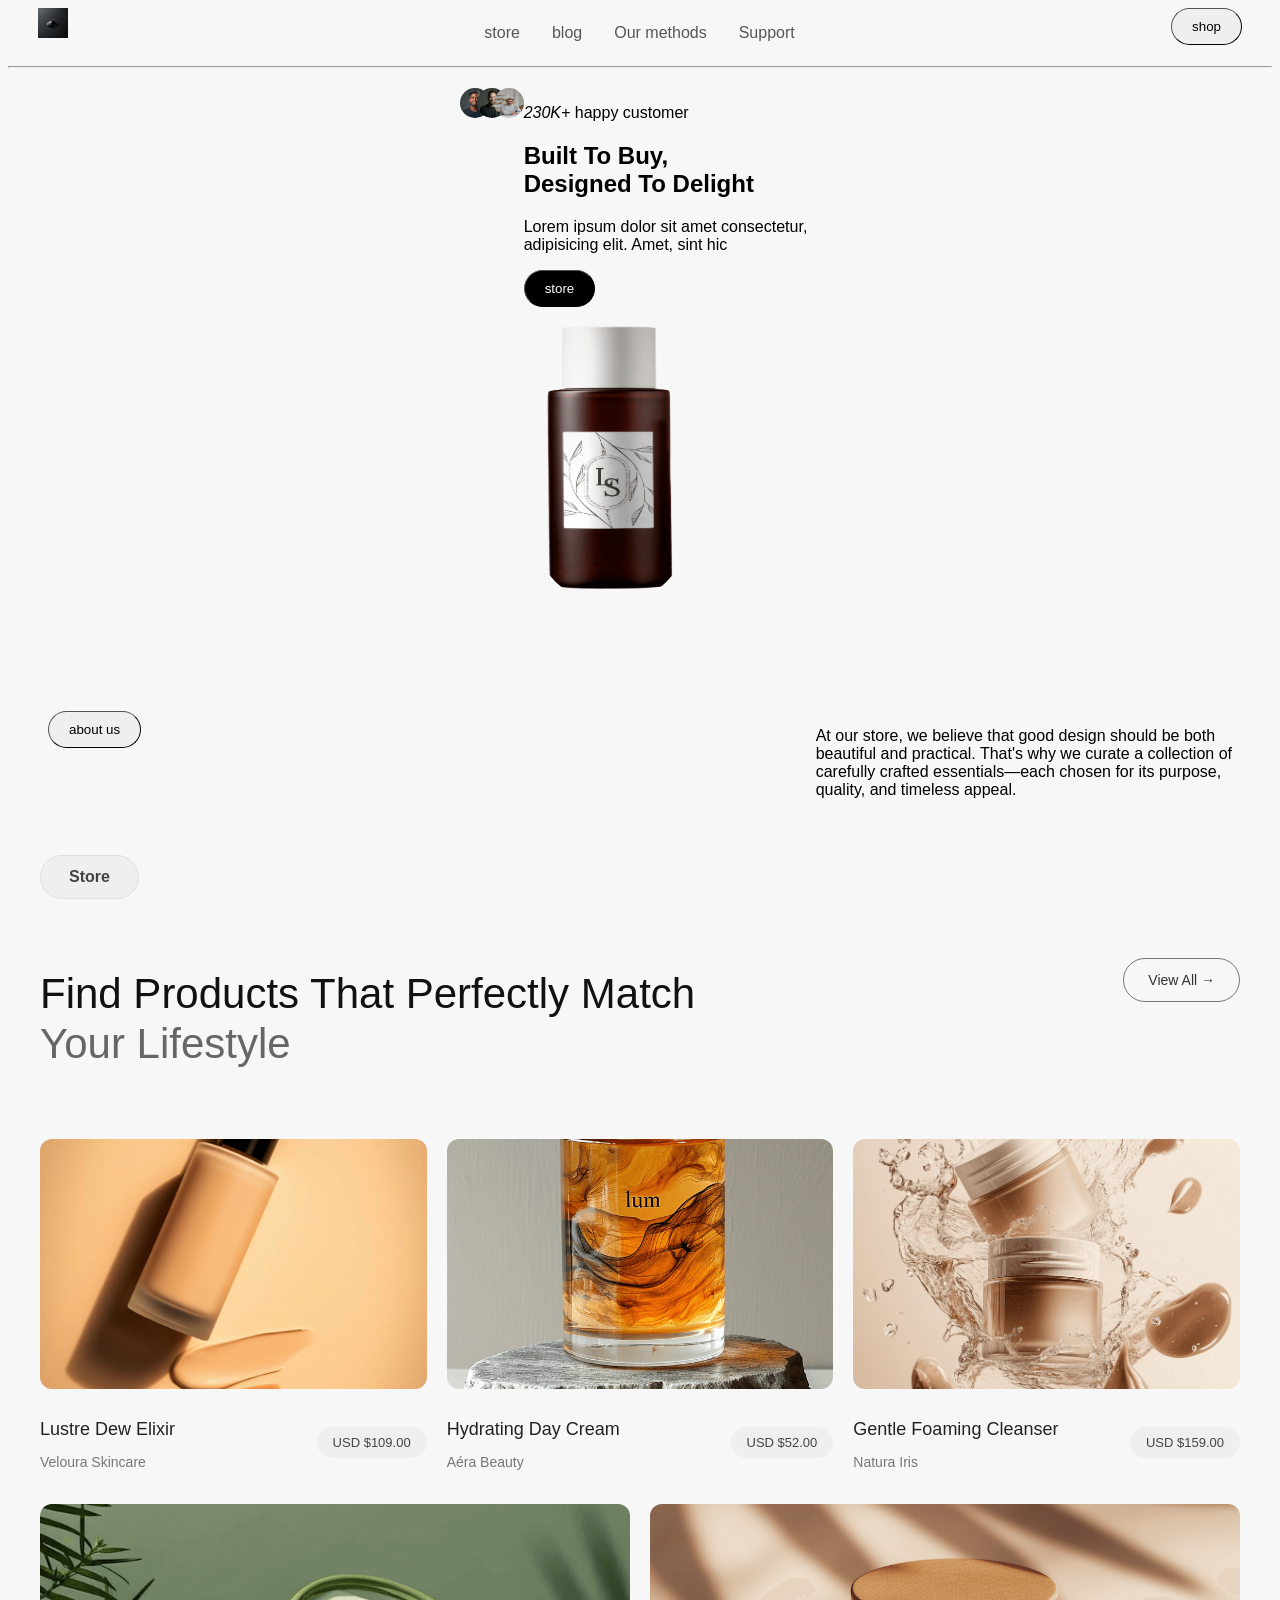
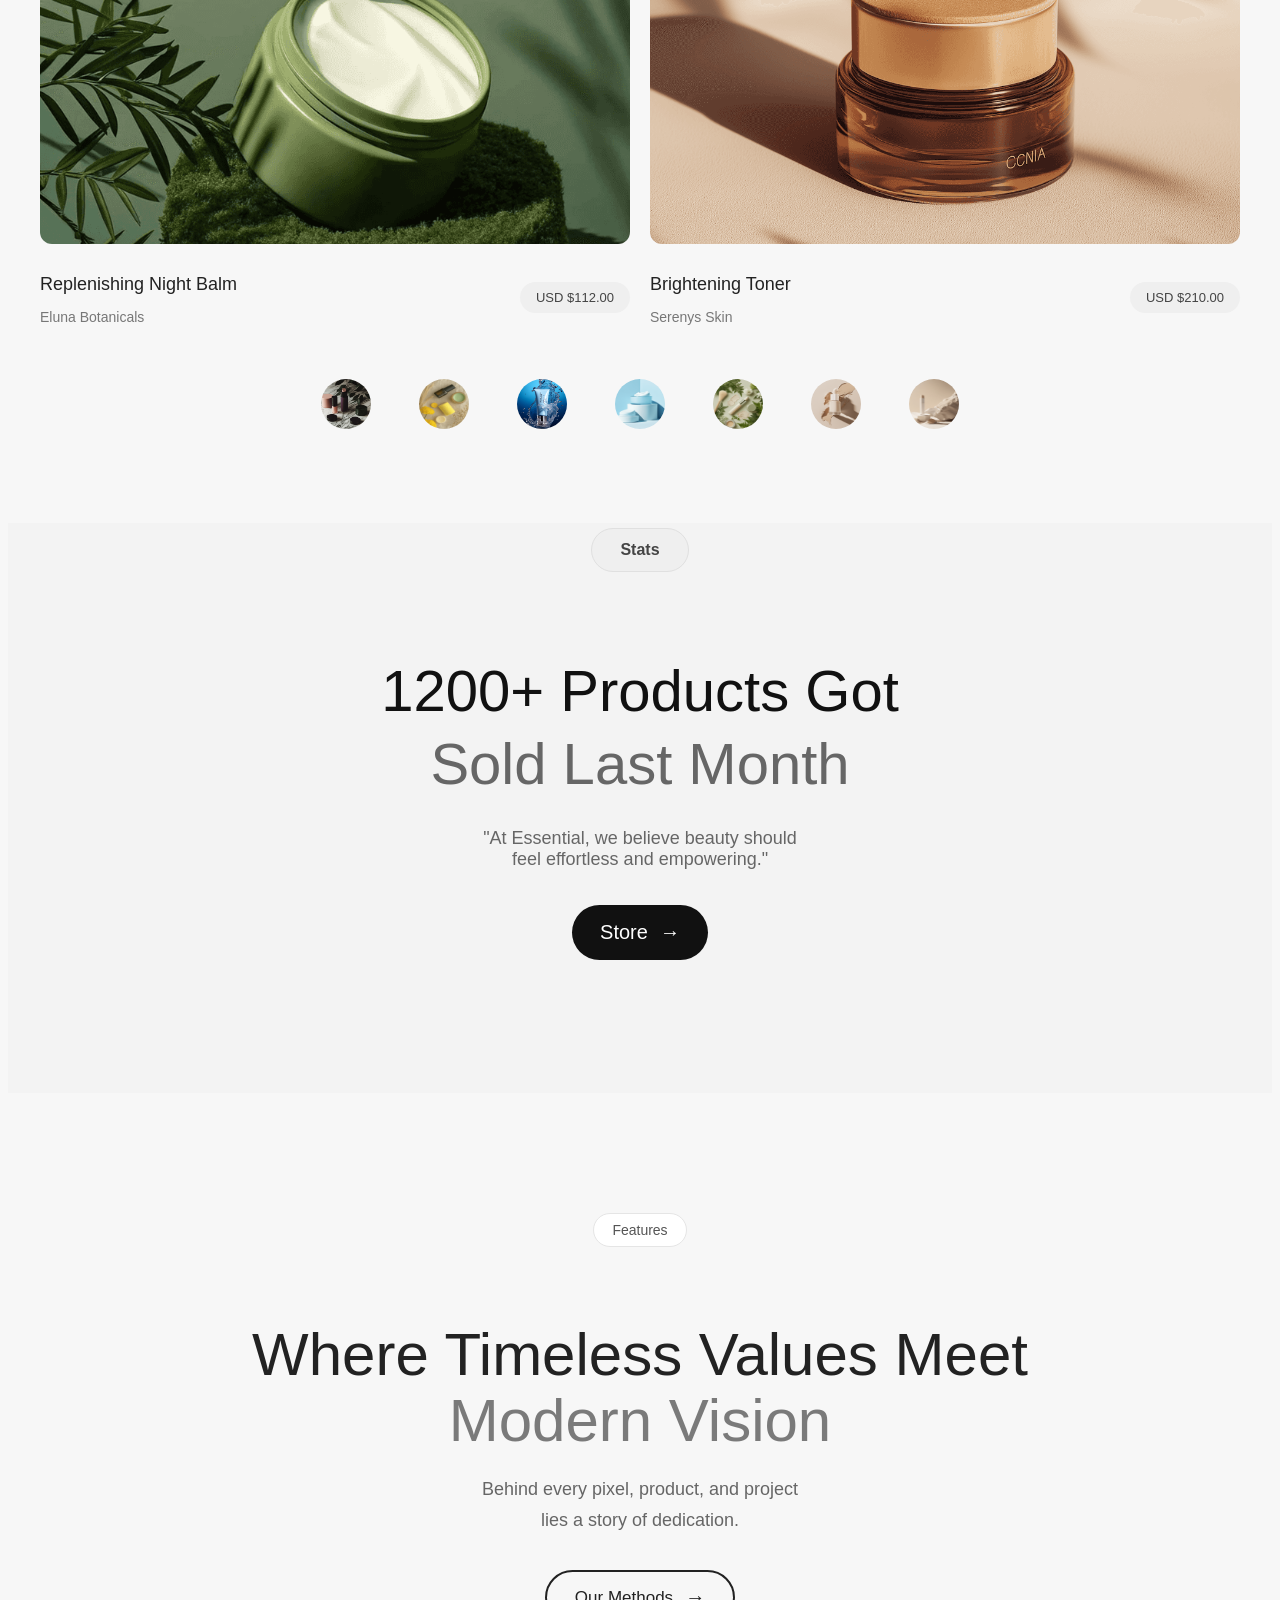
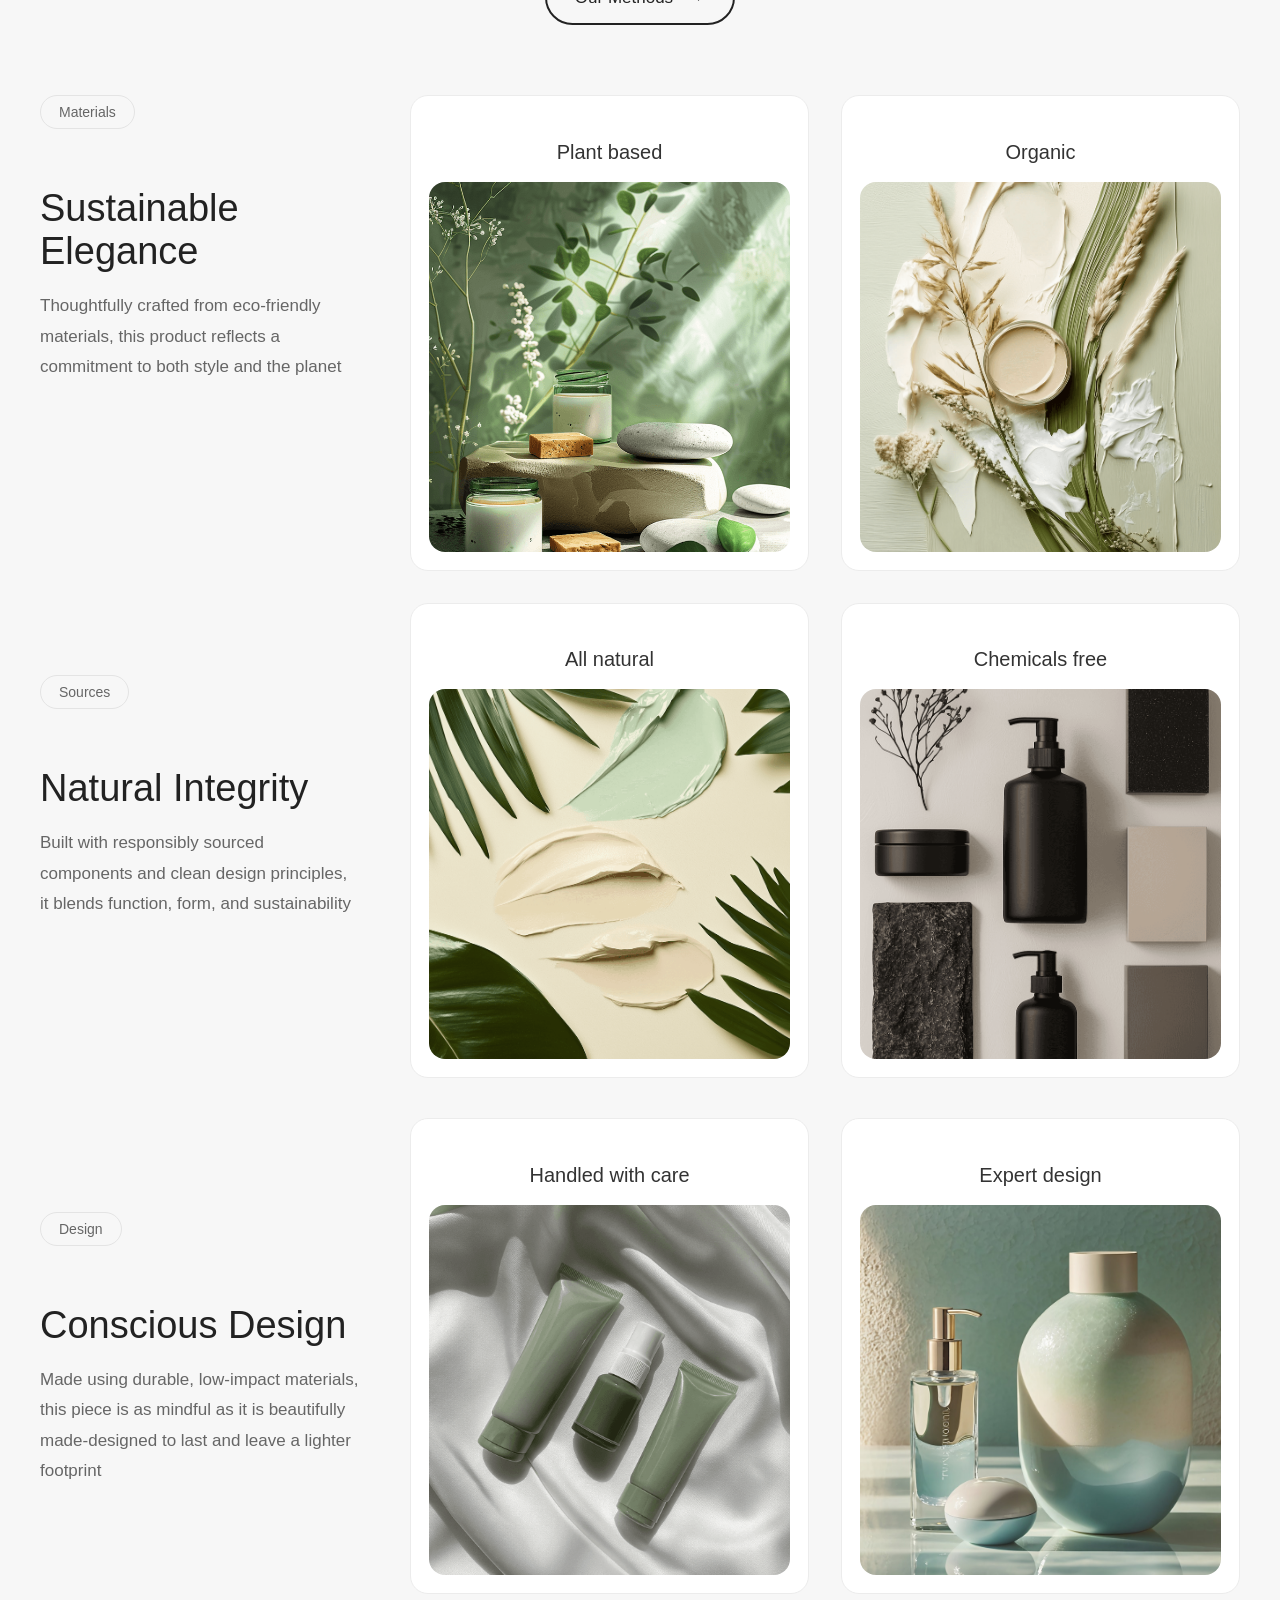
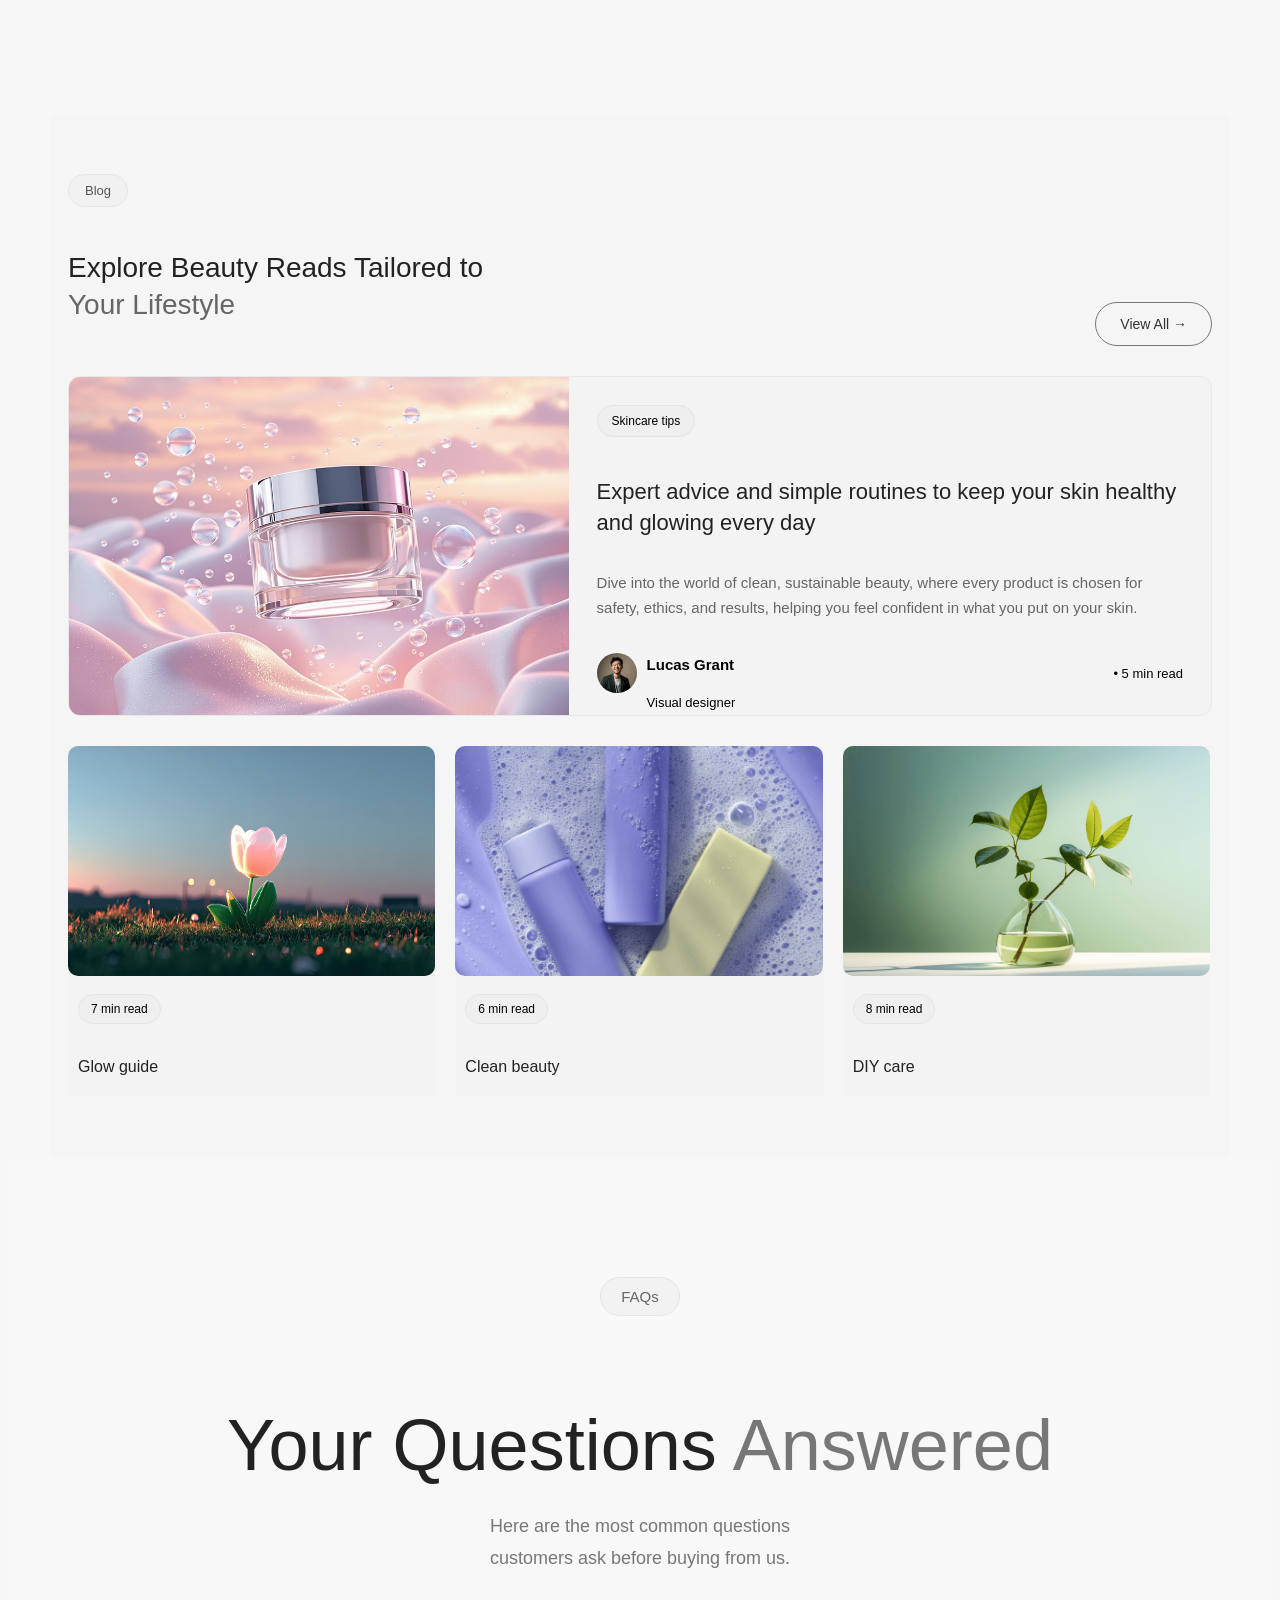
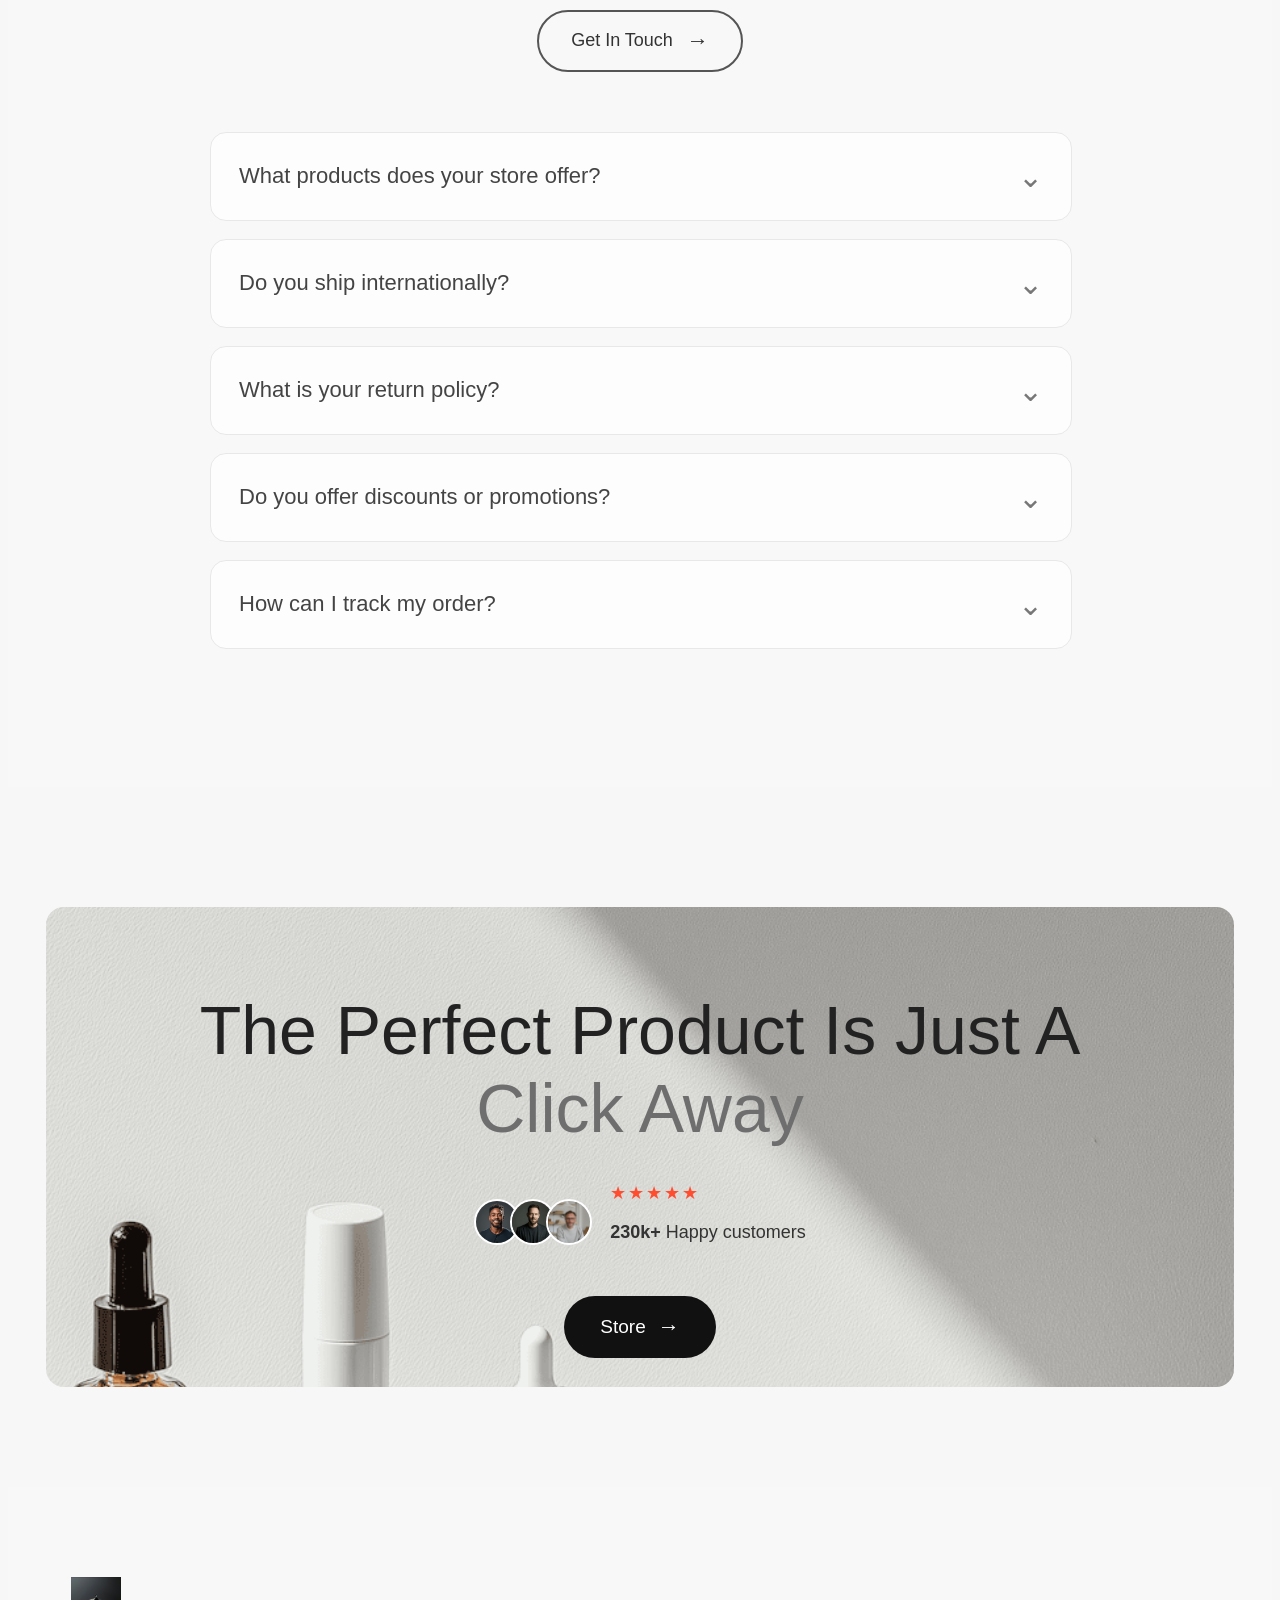
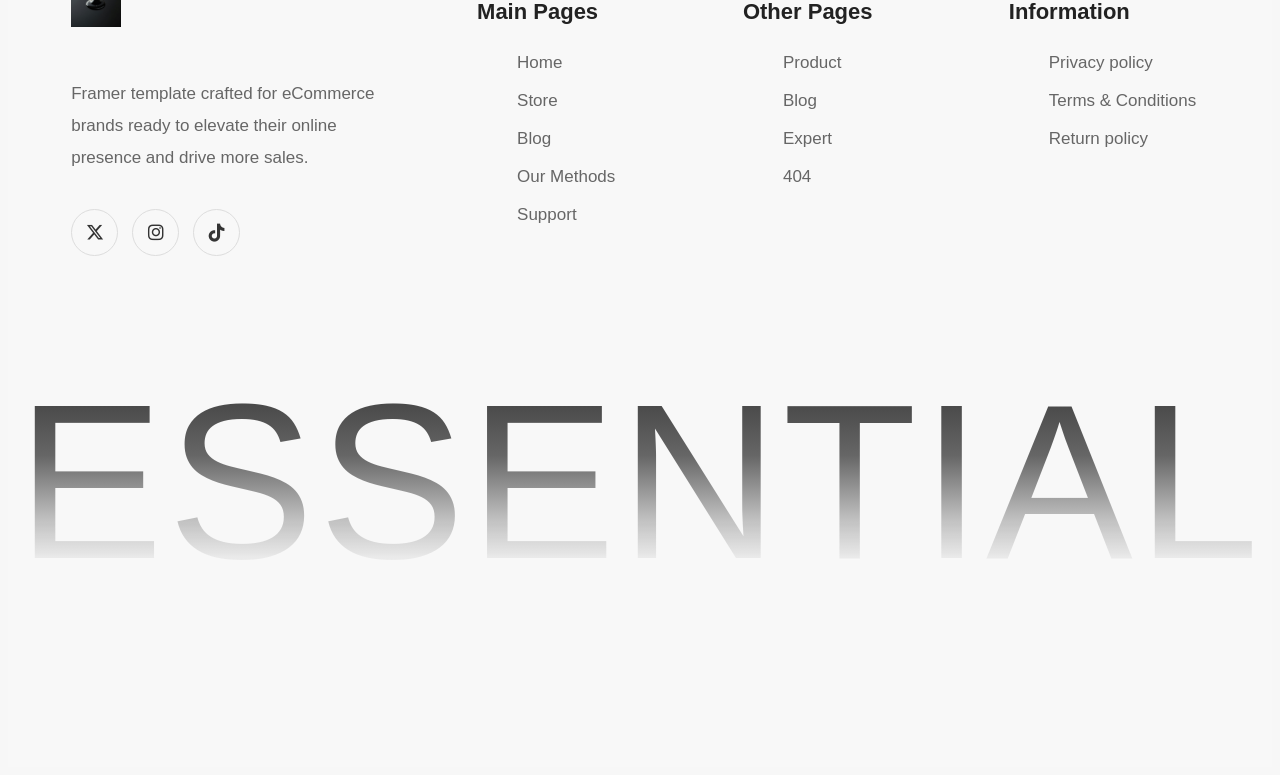
<file: bootcamp zuhra/index.html>
<!DOCTYPE html>
<html lang="en">
<head>
    <meta charset="UTF-8">
    <meta name="viewport" content="width=device-width, initial-scale=1.0">
    <title>Document</title>

  
    <link rel="stylesheet" href="style.css">
    <link rel="stylesheet" href="https://cdnjs.cloudflare.com/ajax/libs/font-awesome/6.5.2/css/all.min.css">

  
</head>
<body>

    <nav class="continer">
      <div>
        <img src="imges/CM5oGp8LwxUN9ZCtLoN3bkX1nc8.jpg" width="30" height="30" alt="" />
      </div>
      <ul class="menu">
        <li>store</li>
        <li>blog</li>
        <li>Our methods</li>
        <li>Support</li>
      </ul>
      <div>
        <button>shop</button>
      </div>
    </nav>
    <hr style="color: rgb(152, 152, 152)" />
    <!-- end of nav -->

    <section>
      <div class="hero">
        <div class="img">
          <div>
            <img src="imges/nT1cGEJVsEsq5BKTakwZoJjJbM.png" width="30px" alt="" />
          </div>
          <div>
            <img src="imges/VQjluMNywKhZ8T1UbafuyggOpg (1).png" width="30px" alt="" />
          </div>
          <div>
            <img src="imges/zZgTBhPPGWmw9AkLeAqgfGqcubE.jpg" width="30px" height="30px" alt="" />
          </div>
          <div>
            <div>
              <p>
                <span style="font-style: italic">230K+</span> happy customer
              </p>
            </div>

            <div class="scondhero">
              <h1>
                Built To Buy, <br />
                Designed To Delight
              </h1>
              <p>
                Lorem ipsum dolor sit amet consectetur, <br />
                adipisicing elit. Amet, sint hic
              </p>
              <button style="background-color: black; color: white">
                store
              </button>
            </div>
            <div>
              <img src="imges/vvoHdHDlqRdrQ4qtsUanl5hwDtw (1).png" width="200px" height="300px" alt=""/>
            </div>
          </div>
        </div>
      </div>
    </section>

    <!-- end of hero -->

    <section>
      <div class="thirdSec">
        <div>
          <button>about us</button>
        </div>
        <div>
          <p>
            At our store, we believe that good design should be both <br />
            beautiful and practical. That's why we curate a collection of <br />
            carefully crafted essentials—each chosen for its purpose, <br />
            quality, and timeless appeal.
          </p>
        </div>
      </div>
    </section>

    <!-- end of third section -->

    <section class="products">
      <div class="container">
        <div class="top">
          <div>
            <span class="tag">Store</span>
            <h2>
              Find Products That Perfectly Match
              <span>Your Lifestyle</span>
            </h2>
          </div>

          <a href="#" class="view-btn"> View All → </a>
        </div>

        <div class="cards">
          <!-- Card 1 -->
          <div class="card">
            <img src="imges/3wA2gD2m3MTWjRtLr8KH4vxrA.jpg" alt="" />
            <div class="content">
              <div>
                <h3>Lustre Dew Elixir</h3>
                <p>Veloura Skincare</p>
              </div>
              <span class="price">USD $109.00</span>
            </div>
          </div>

          <!-- Card 2 -->
          <div class="card">
            <img src="imges/1ViWbj5CtHoruyc8XIJ0j6YKI (1).png" alt="" />
            <div class="content">
              <div>
                <h3>Hydrating Day Cream</h3>
                <p>Aéra Beauty</p>
              </div>
              <span class="price">USD $52.00</span>
            </div>
          </div>

          <!-- Card 3 -->
          <div class="card">
            <img src="imges/ZzwkX4ZgzscXK17dozNvTwIhX5s.png" alt="" />
            <div class="content">
              <div>
                <h3>Gentle Foaming Cleanser</h3>
                <p>Natura Iris</p>
              </div>
              <span class="price">USD $159.00</span>
            </div>
          </div>

          <!-- Card 4 -->
          <div class="card large">
            <img src="imges/u1qeMEdhYHUKiUCis5Nz5EDE2es.png" alt="" />
            <div class="content">
              <div>
                <h3>Replenishing Night Balm</h3>
                <p>Eluna Botanicals</p>
              </div>
              <span class="price">USD $112.00</span>
            </div>
          </div>

          <!-- Card 5 -->
          <div class="card large">
            <img src="imges/FX0jkqzVHzMOVkwMJ2UmTCOUu0c (1).png" alt="" />
            <div class="content">
              <div>
                <h3>Brightening Toner</h3>
                <p>Serenys Skin</p>
              </div>
              <span class="price">USD $210.00</span>
            </div>
          </div>
        </div>
      </div>
    </section>

    <!-- end of 4th section -->

    <section>
      <div class="photos">
        <div>
          <img src="imges/Oju4FKZdjxEThiEIsO5ALCdpw (1).png" width="50px" height="50x" alt="" />
        </div>
        <div>
          <img src="imges/P8CNF2cwxNwWnQZQHlVwepcQs (1).png" width="50px" height="50x" alt="" />
        </div>
        <div>
          <img src="imges/molTOYRs0VdDxZwRsipXZ9P9fU.png" width="50px" height="50x" alt="" />
        </div>
        <div>
          <img src="imges/MKTdbezeqUUrolGltUOAIG3sRg.png" width="50px" height="50x" alt="" />
        </div>
        <div>
          <img src="imges/GxJ7bqRid5liIOB1FVg9TZJ7M (1).png" width="50px" height="50x" alt="" />
        </div>
        <div>
          <img src="imges/qjdUeup05KhHyqiUHXzYI35kw (1).png" width="50px" height="50x" alt="" />
        </div>
        <div>
          <img src="imges/bZNGs9VJC7dswgDkCkX7iLc7U.png" width="50px" height="50x" alt="" />
        </div>
      </div>
    </section>
    <!-- end of 5th sec -->

    <section class="stats-section">
      <div class="stats-box">
        <span class="tag">Stats</span>

        <h1>
          1200+ Products Got <br />
          <span>Sold Last Month</span>
        </h1>

        <p>
          "At Essential, we believe beauty should <br />
          feel effortless and empowering."
        </p>

        <a href="#" class="btn">
          Store
          <span>→</span>
        </a>
      </div>
    </section>
    <!-- end of 6th sec -->

    <section class="feature-section">
      <div class="feature-heading">
        <span class="feature-badge">Features</span>

        <h2>
          Where Timeless Values Meet
          <br />
          <span>Modern Vision</span>
        </h2>

        <p>
          Behind every pixel, product, and project
          <br />
          lies a story of dedication.
        </p>

        <a href="#" class="feature-btn">
          Our Methods
          <span>→</span>
        </a>
      </div>

      <div class="feature-content">
        <!-- LEFT SIDE -->

        <div class="feature-left">
          <div class="feature-info">
            <span class="feature-small-badge"> Materials </span>

            <h3>Sustainable Elegance</h3>

            <p>
              Thoughtfully crafted from eco-friendly materials, this product
              reflects a commitment to both style and the planet
            </p>
          </div>

          <div class="feature-info">
            <span class="feature-small-badge"> Sources </span>

            <h3>Natural Integrity</h3>

            <p>
              Built with responsibly sourced components and clean design
              principles, it blends function, form, and sustainability
            </p>
          </div>

          <div class="feature-info">
            <span class="feature-small-badge"> Design </span>

            <h3>Conscious Design</h3>

            <p>
              Made using durable, low-impact materials, this piece is as mindful
              as it is beautifully made-designed to last and leave a lighter
              footprint
            </p>
          </div>
        </div>

        <!-- RIGHT SIDE -->

        <div class="feature-right">
          <!-- CARD 1 -->

          <div class="feature-card">
            <h4>Plant based</h4>

            <img src="imges/lFSNr9nXQDW4T4DKMZLDPtCTR1E.png" alt="" />
          </div>

          <!-- CARD 2 -->

          <div class="feature-card">
            <h4>Organic</h4>

            <img src="imges/wKbk0CXQ9RIdWH2oENsGn4X4FMQ.png" alt="" />
          </div>

          <!-- CARD 3 -->

          <div class="feature-card">
            <h4>All natural</h4>

            <img src="imges/Zb63UX9UPHME1HwvQKuwhnHo (1).png" alt="" />
          </div>

          <!-- CARD 4 -->

          <div class="feature-card">
            <h4>Chemicals free</h4>

            <img src="imges/l6oA3u0aUW82NspnBj2SgPnGc (1).png" alt="" />
          </div>

          <!-- CARD 5 -->

          <div class="feature-card">
            <h4>Handled with care</h4>

            <img src="imges/oXrUSSJXbGrJ7hHlRuPo9yVl6U (1).png" alt="" />
          </div>

          <!-- CARD 6 -->

          <div class="feature-card">
            <h4>Expert design</h4>

            <img src="imges/VPh56LyOe5MXW34eU6Lu5yMiI (1).jpg" alt="" />
          </div>
        </div>
      </div>
    </section>

    <!-- end of 7th sec -->

    <section class="blog">
      <!-- Top -->
      <div class="blog-top">
        <div class="blog-title">
          <span class="blog-badge">Blog</span>

          <h2>
            Explore Beauty Reads Tailored to
            <span>Your Lifestyle</span>
          </h2>
        </div>

        <a href="#" class="view-btn"> View All → </a>
      </div>

      <!-- Featured Blog -->
      <div class="featured-blog">
        <div class="featured-image">
          <img src="imges/Ds6DaPsdzFFphjeIEw9EmR4VVME.jpg" alt="" />
        </div>

        <div class="featured-content">
          <span class="category"> Skincare tips </span>

          <h3>
            Expert advice and simple routines to keep your skin healthy and
            glowing every day
          </h3>

          <p>
            Dive into the world of clean, sustainable beauty, where every
            product is chosen for safety, ethics, and results, helping you feel
            confident in what you put on your skin.
          </p>

          <div class="author">
            <div class="author-info">
              <img src="imges/5U7azVaVT6ogBk23qZv9AtdLy5c.png" alt="" />

              <div>
                <h4>Lucas Grant</h4>
                <span>Visual designer</span>
              </div>
            </div>

            <small>• 5 min read</small>
          </div>
        </div>
      </div>

      <!-- Bottom Cards -->
      <div class="blog-cards">
        <div class="blog-card">
          <img src="imges/1wOtYVehsxCguaLkHNeu9ycPjLk (1).jpg" alt="" />

          <span>7 min read</span>

          <h4>Glow guide</h4>
        </div>

        <div class="blog-card">
          <img src="imges/x5sQdDkmq8Kh1hDFl0vA1Pae9uw.png" alt="" />

          <span>6 min read</span>

          <h4>Clean beauty</h4>
        </div>

        <div class="blog-card">
          <img src="imges/OFMM6lNQUhfdHJ5sSGQrYI5SZUY (1).png" alt="" />

          <span>8 min read</span>

          <h4>DIY care</h4>
        </div>
      </div>
    </section>
    <!-- end of 8th sec -->

    <!-- ================= FAQ SECTION START ================= -->

    <section class="faq-section">
      <div class="faq-header">
        <span class="faq-badge">FAQs</span>

        <h2 class="faq-title">
          Your Questions
          <span>Answered</span>
        </h2>

        <p class="faq-description">
          Here are the most common questions
          <br />
          customers ask before buying from us.
        </p>

        <a href="#" class="faq-btn">
          Get In Touch
          <span>→</span>
        </a>
      </div>

      <div class="faq-container">
        <div class="faq-item">
          <div class="faq-question">
            <span>What products does your store offer?</span>
            <span class="faq-icon">⌄</span>
          </div>
        </div>

        <div class="faq-item">
          <div class="faq-question">
            <span>Do you ship internationally?</span>
            <span class="faq-icon">⌄</span>
          </div>
        </div>

        <div class="faq-item">
          <div class="faq-question">
            <span>What is your return policy?</span>
            <span class="faq-icon">⌄</span>
          </div>
        </div>

        <div class="faq-item">
          <div class="faq-question">
            <span>Do you offer discounts or promotions?</span>
            <span class="faq-icon">⌄</span>
          </div>
        </div>

        <div class="faq-item">
          <div class="faq-question">
            <span>How can I track my order?</span>
            <span class="faq-icon">⌄</span>
          </div>
        </div>
      </div>
    </section>
    <!-- end of 9th sec -->

    <!--CTA SECTION START  -->

    <section class="cta-section">
      <div class="cta-overlay">
        <h2 class="cta-title">
          The Perfect Product Is Just A
          <br />
          <span>Click Away</span>
        </h2>

        <div class="cta-review">
          <div class="cta-users">
            <img src="imges/nT1cGEJVsEsq5BKTakwZoJjJbM.png" alt="" />
            <img src="imges/VQjluMNywKhZ8T1UbafuyggOpg (1).png" alt="" />
            <img src="imges/zZgTBhPPGWmw9AkLeAqgfGqcubE.jpg" alt="" />
          </div>

          <div class="cta-rating">
            <div class="cta-stars">★★★★★</div>

            <p>
              <strong>230k+</strong>
              Happy customers
            </p>
          </div>
        </div>

        <a href="#" class="cta-btn">
          Store
          <span>→</span>
        </a>
      </div>
    </section>

    <!-- end of 10th sec -->

    <!--
        FOOTER START
-->

    <footer class="footer-section">
      <div class="footer-container">
        <div class="footer-about">
          <img src="imges/CM5oGp8LwxUN9ZCtLoN3bkX1nc8.jpg" alt="Logo" class="footer-logo" />

          <p>
            Framer template crafted for eCommerce brands ready to elevate their
            online presence and drive more sales.
          </p>

          <div class="footer-social">
            <a href="#"><i class="fa-brands fa-x-twitter"></i></a>

            <a href="#"><i class="fa-brands fa-instagram"></i></a>

            <a href="#"><i class="fa-brands fa-tiktok"></i></a>
          </div>
        </div>

        <div class="footer-links">
          <h3>Main Pages</h3>

          <ul>
            <li><a href="#">Home</a></li>

            <li><a href="#">Store</a></li>

            <li><a href="#">Blog</a></li>

            <li><a href="#">Our Methods</a></li>

            <li><a href="#">Support</a></li>
          </ul>
        </div>

        <div class="footer-links">
          <h3>Other Pages</h3>

          <ul>
            <li><a href="#">Product</a></li>

            <li><a href="#">Blog</a></li>

            <li><a href="#">Expert</a></li>

            <li><a href="#">404</a></li>
          </ul>
        </div>

        <div class="footer-links">
          <h3>Information</h3>

          <ul>
            <li><a href="#">Privacy policy</a></li>

            <li><a href="#">Terms & Conditions</a></li>

            <li><a href="#">Return policy</a></li>
          </ul>
        </div>
      </div>
      <div class="footer-essential">
        <h1>ESSENTIAL</h1>
      </div>
    </footer>

    <!--FOOTER END-->
  </body>
</html>
</body>
</html>
</file>
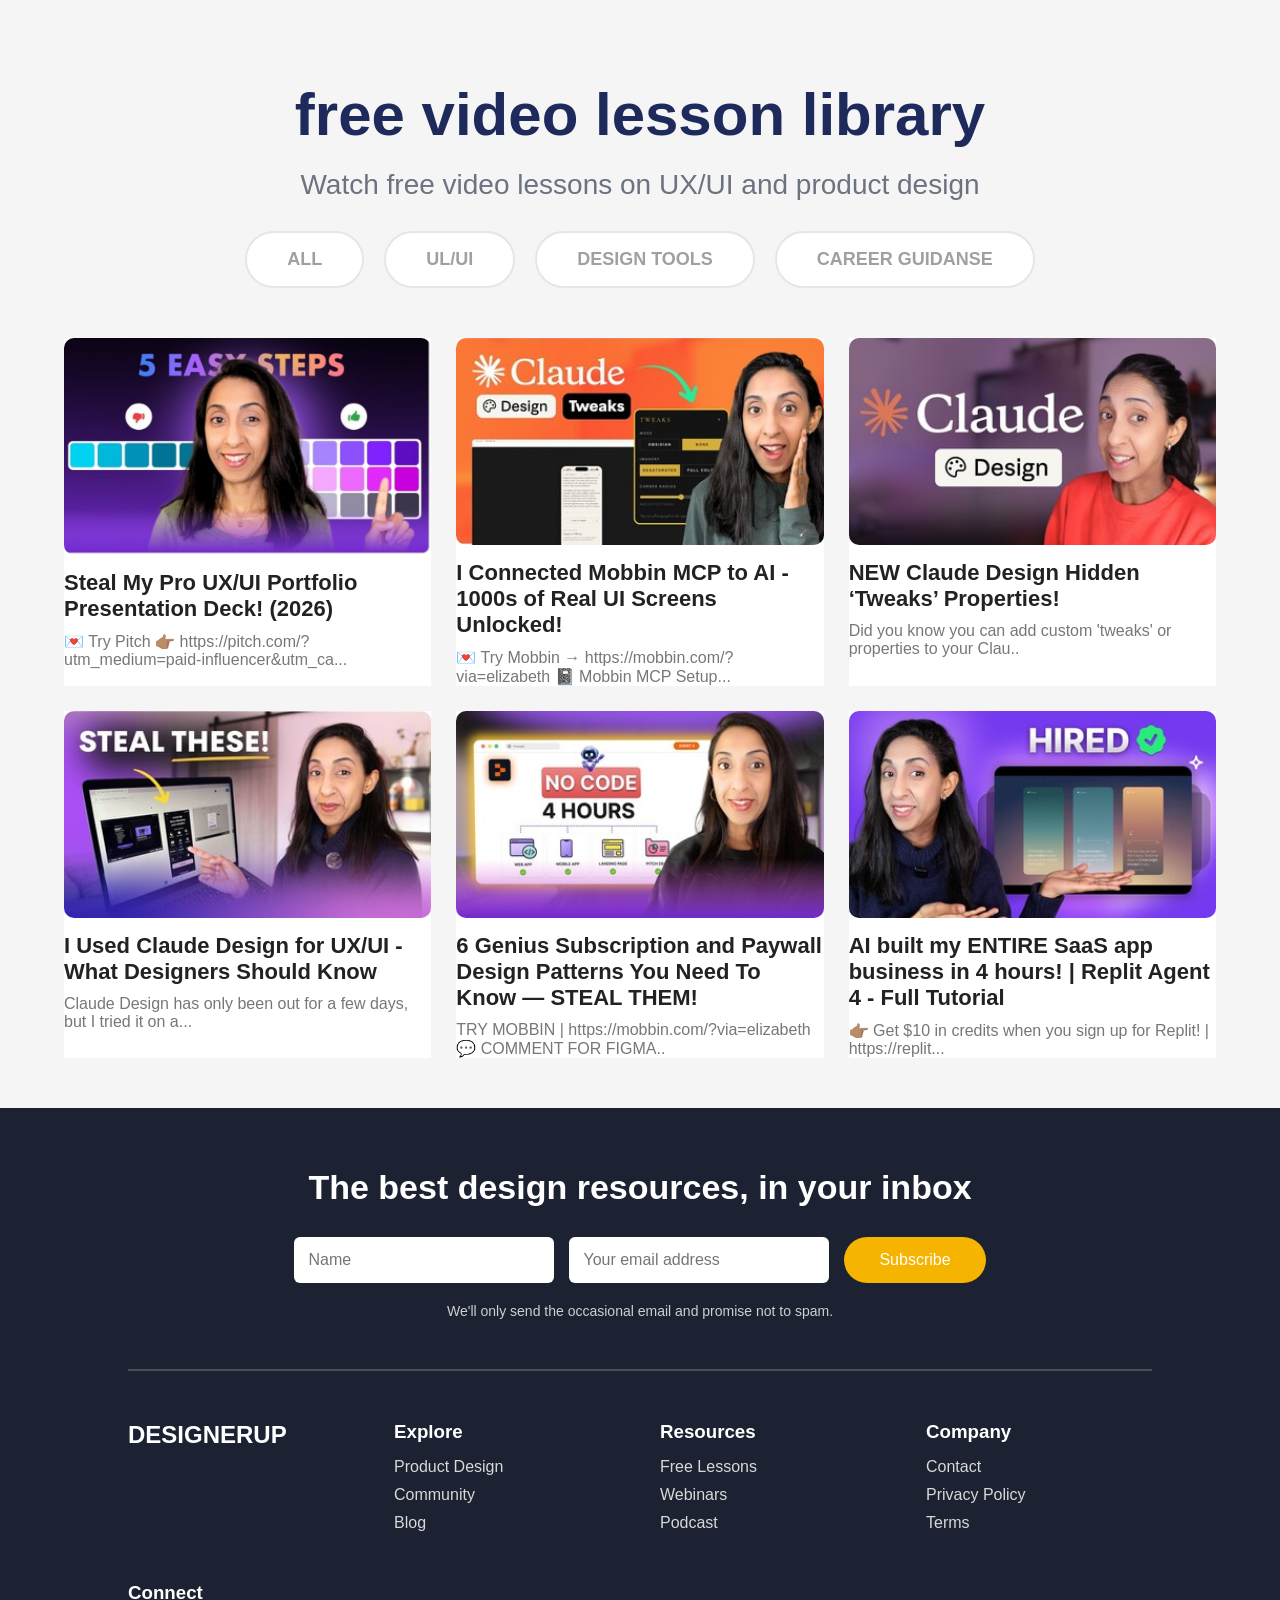
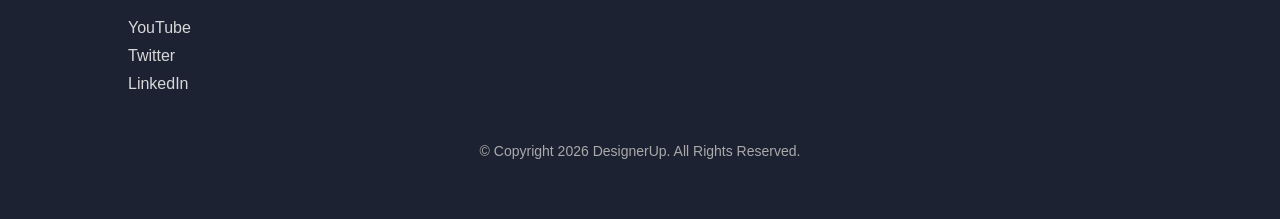
<file: home  work css2/index.html>
<!DOCTYPE html>
<html lang="en">
<head>
    <meta charset="UTF-8">
    <meta name="viewport" content="width=device-width, initial-scale=1.0">
    <title>Document</title>
    <link rel="stylesheet" href="style.css">
</head>
<body>
<section class="hero">
    <h1>
        free video lesson library
    </h1>

    <p>
        Watch free video lessons on UX/UI and product design
    </p>
</section>

<div class="buttons">

    <button>ALL</button>
    <button>UL/UI</button>
    <button>DESIGN TOOLS </button>
    <button>CAREER  GUIDANSE </button>
</div>



<div class="cards">

    <div class="card">
        <img src="image.png" alt="">
        <h3>Steal My Pro UX/UI Portfolio Presentation Deck! (2026)</h3>
        <p>💌 Try Pitch 👉🏽 https://pitch.com/?utm_medium=paid-influencer&utm_ca...</p>
    </div>

    <div class="card">
        <img src="2.jpg" alt="">
        <h3>I Connected Mobbin MCP to AI - 1000s of Real UI Screens Unlocked!</h3>
        <p>💌 Try Mobbin → https://mobbin.com/?via=elizabeth 📓 Mobbin MCP Setup...</p>
    </div>

    <div class="card">
        <img src="3.jpg" alt="">
        <h3>NEW Claude Design Hidden ‘Tweaks’ Properties!</h3>
        <p>Did you know you can add custom 'tweaks' or properties to your Clau..</p>
    </div>

    <div class="card">
        <img src="4.jpg" alt="">
        <h3>I Used Claude Design for UX/UI - What Designers Should Know</h3>
        <p>Claude Design has only been out for a few days, but I tried it on a...</p>
    </div>

    <div class="card">
        <img src="5.jpg" alt="">
        <h3>6 Genius Subscription and Paywall Design Patterns You Need To Know — STEAL THEM!</h3>
        <p>TRY MOBBIN | https://mobbin.com/?via=elizabeth 💬 COMMENT FOR FIGMA..</p>
    </div>

    <div class="card">
        <img src="6.jpg" alt="">
        <h3>AI built my ENTIRE SaaS app business in 4 hours! | Replit Agent 4 - Full Tutorial</h3>
        <p>👉🏽 Get $10 in credits when you sign up for Replit! | https://replit...</p>
    </div>

</div>
    

<footer class="footer">

    <div class="newsletter">
        <h2>The best design resources, in your inbox</h2>

        <form>
            <input type="text" placeholder="Name">
            <input type="email" placeholder="Your email address">
            <button type="submit">Subscribe</button>
        </form>

        <p>We'll only send the occasional email and promise not to spam.</p>
    </div>

    <hr>

    <div class="footer-content">

        <div class="logo">
            <h2>DESIGNERUP</h2>
        </div>

        <div>
            <h3>Explore</h3>
            <ul>
                <li><a href="#">Product Design</a></li>
                <li><a href="#">Community</a></li>
                <li><a href="#">Blog</a></li>
            </ul>
        </div>

        <div>
            <h3>Resources</h3>
            <ul>
                <li><a href="#">Free Lessons</a></li>
                <li><a href="#">Webinars</a></li>
                <li><a href="#">Podcast</a></li>
            </ul>
        </div>

        <div>
            <h3>Company</h3>
            <ul>
                <li><a href="#">Contact</a></li>
                <li><a href="#">Privacy Policy</a></li>
                <li><a href="#">Terms</a></li>
            </ul>
        </div>

        <div>
            <h3>Connect</h3>
            <ul>
                <li><a href="#">YouTube</a></li>
                <li><a href="#">Twitter</a></li>
                <li><a href="#">LinkedIn</a></li>
            </ul>
        </div>

    </div>

    <p class="copyright">
        © Copyright 2026 DesignerUp. All Rights Reserved.
    </p>

</footer>


    
</body>
</html>
</file>
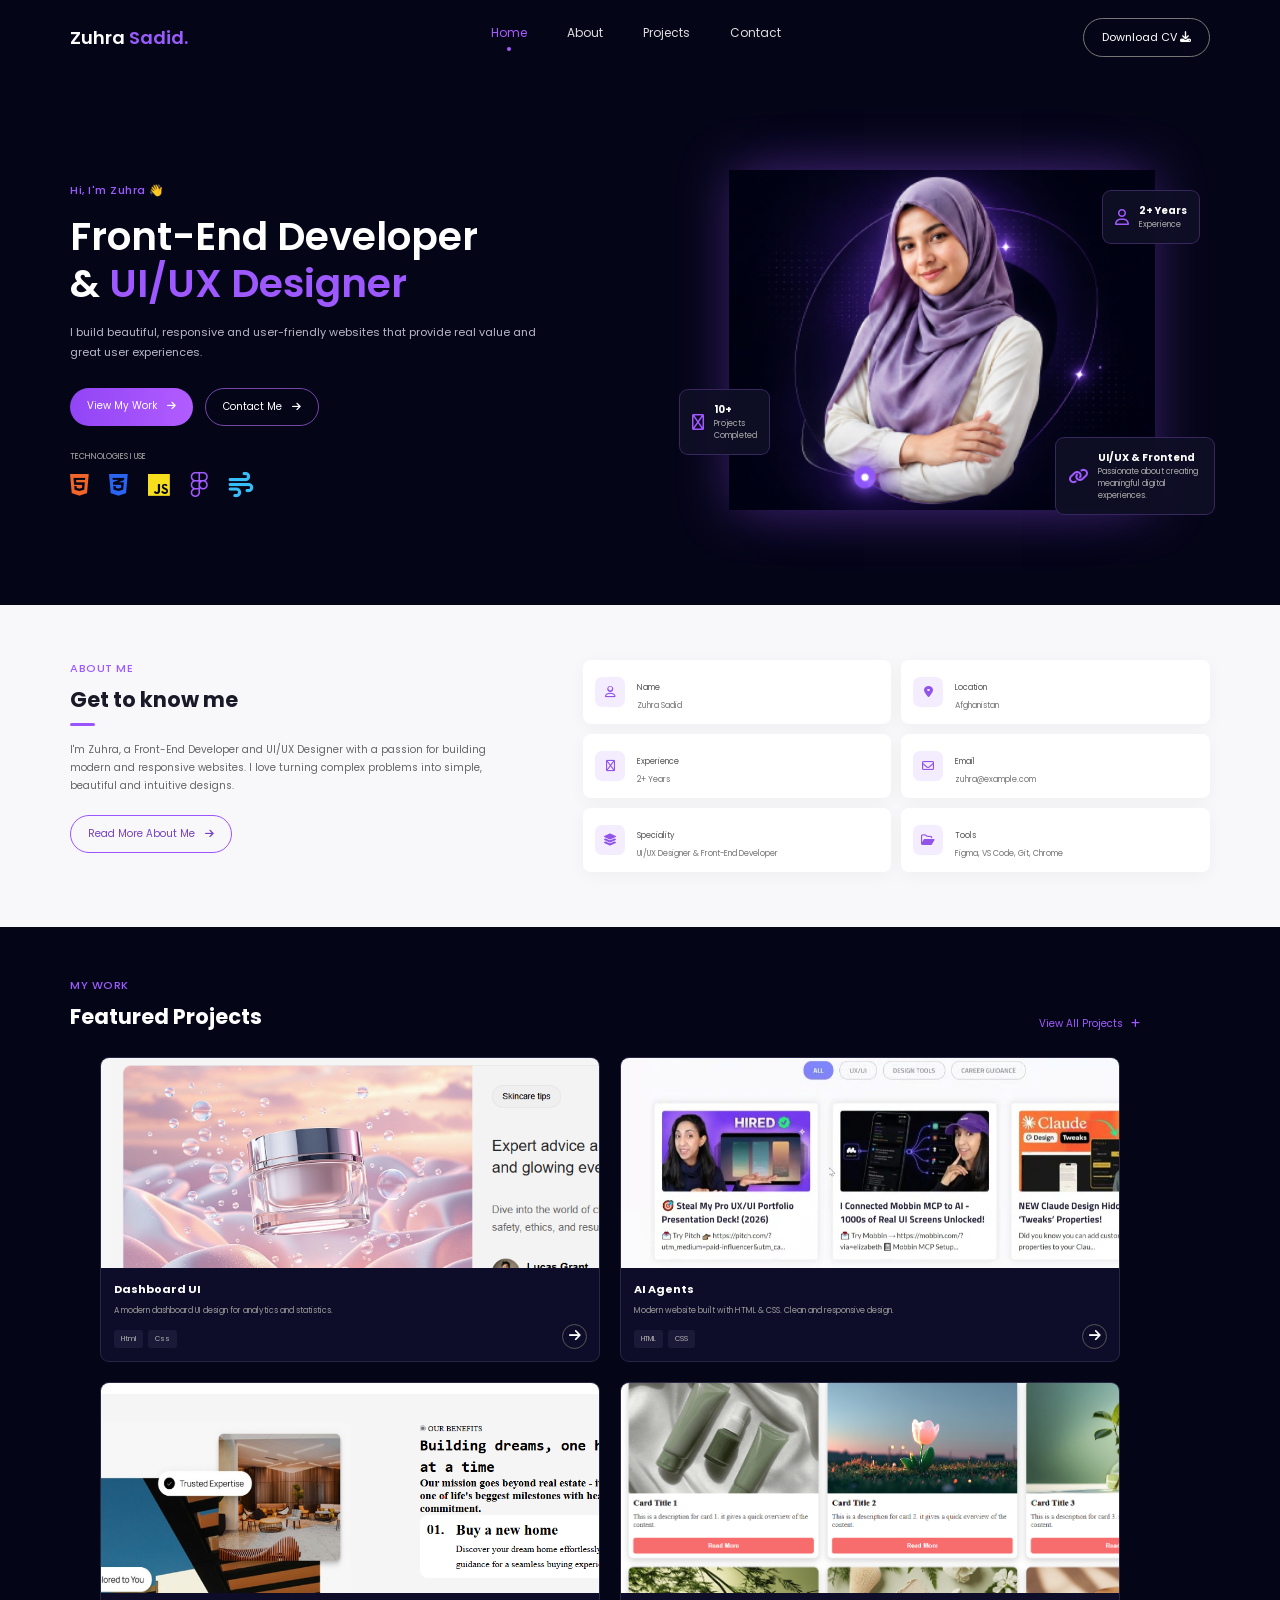
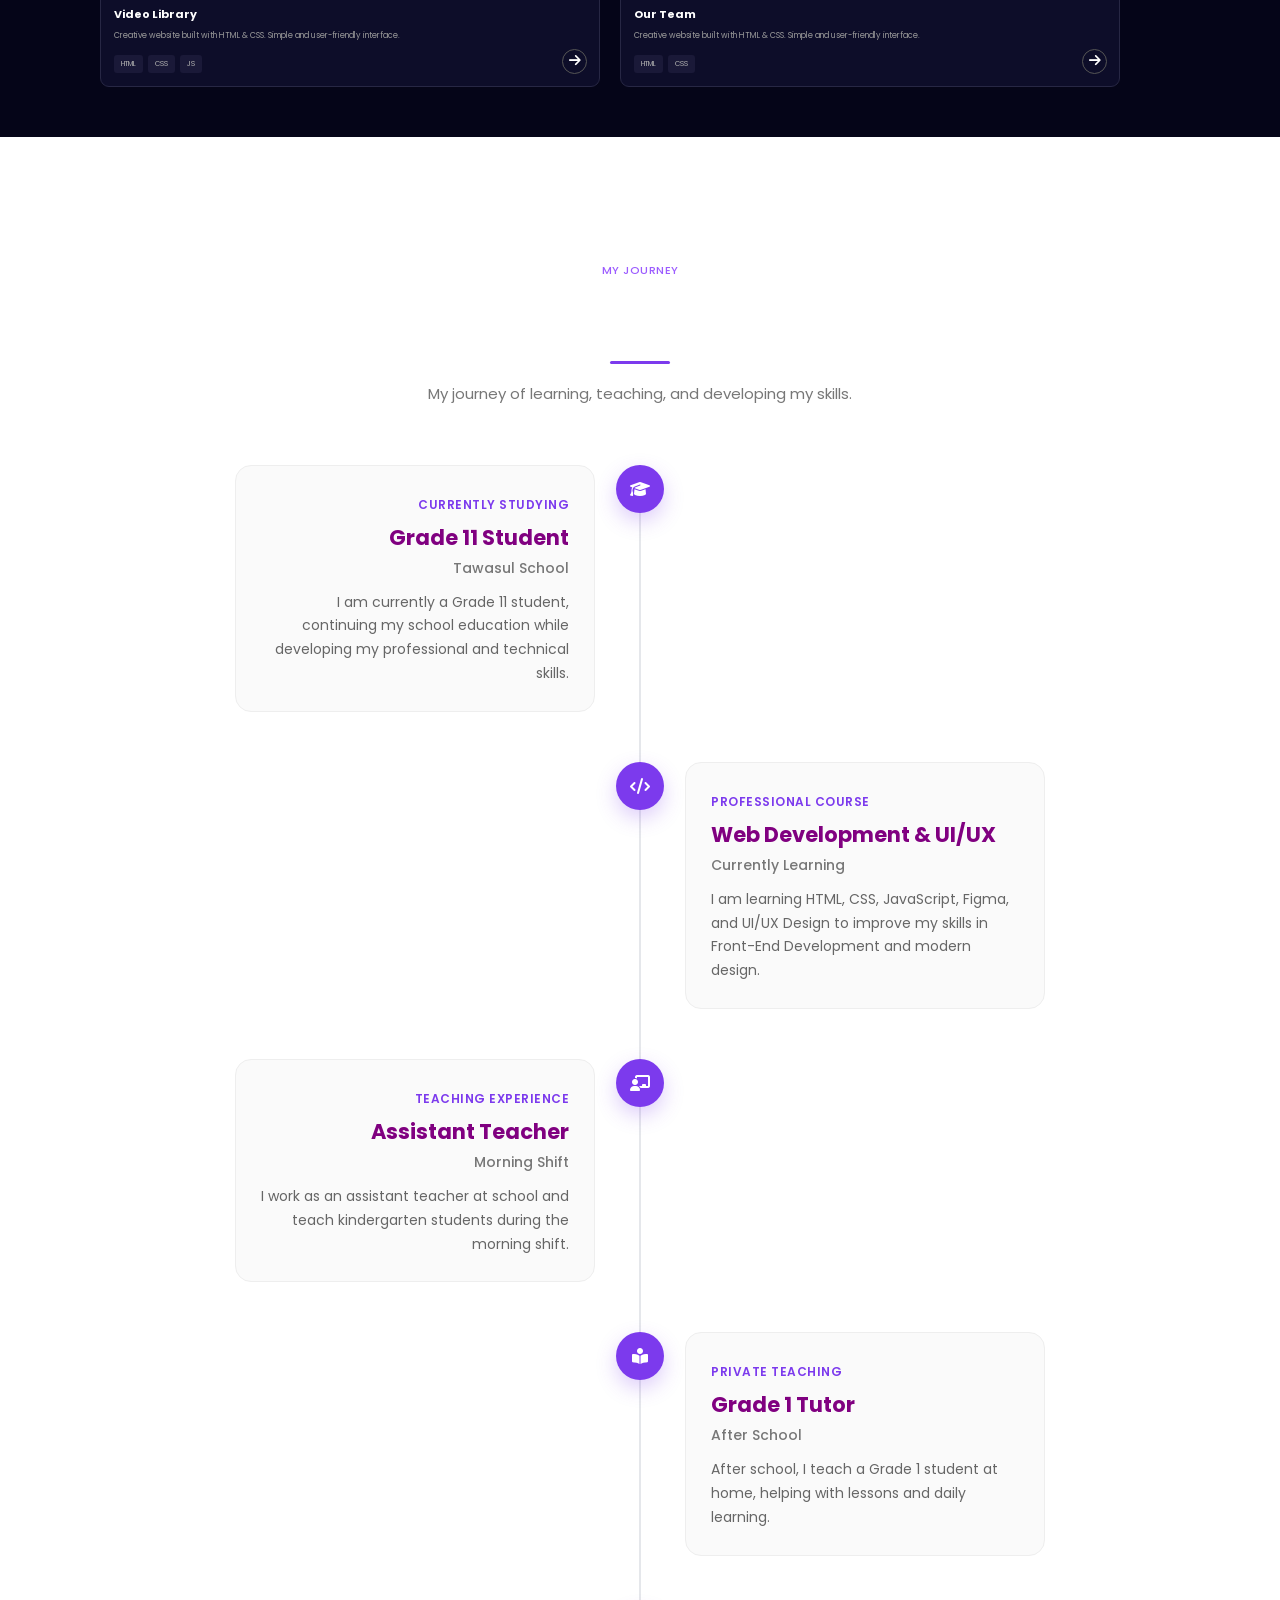
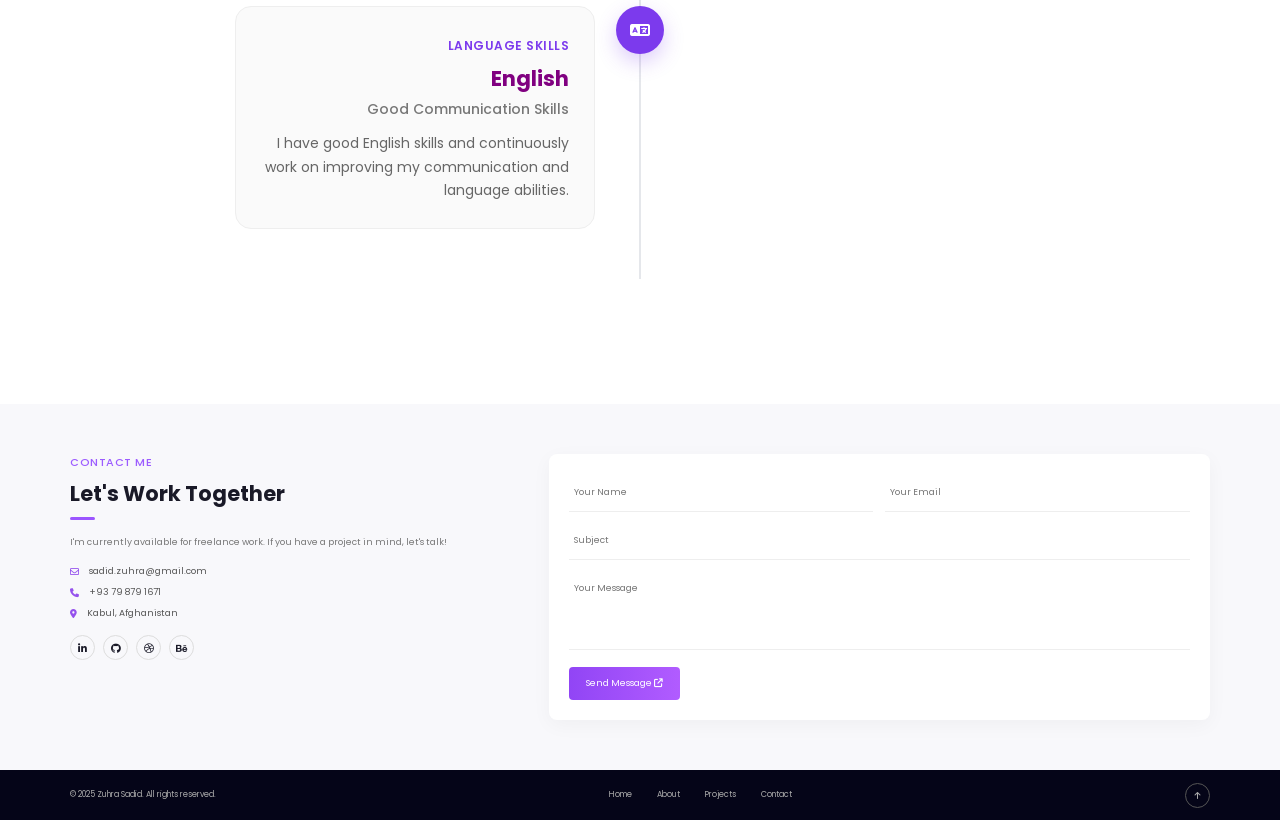
<file: My web/index.html>
<!DOCTYPE html>
<html lang="en">
<head>
    <meta charset="UTF-8">
    <meta name="viewport" content="width=device-width, initial-scale=1.0">

    <title>Zuhra Sadid | Portfolio</title>

    <!-- Font Awesome -->
    <link rel="stylesheet"
          href="https://cdnjs.cloudflare.com/ajax/libs/font-awesome/6.5.2/css/all.min.css">

    <!-- CSS -->
    <link rel="stylesheet" href="index.css">
</head>

<body>

<!-- ================= NAVBAR ================= -->
<header class="navbar">

    <div class="logo">
        Zuhra <span>Sadid.</span>
    </div>

    <nav>
        <a href="#home" class="active">Home</a>
        <a href="#about">About</a>
        <a href="#projects">Projects</a>
        <a href="#contact">Contact</a>
    </nav>

    <a href="#" class="cv-btn">
        Download CV
        <i class="fa-solid fa-download"></i>
    </a>

</header>


<!-- ================= HERO ================= -->
<section class="hero" id="home">

    <div class="hero-content">

        <p class="hello">Hi, I'm Zuhra 👋</p>

        <h1>
            Front-End Developer
            <br>
            & <span>UI/UX Designer</span>
        </h1>

        <p class="description">
            I build beautiful, responsive and user-friendly websites
            that provide real value and great user experiences.
        </p>

        <div class="hero-buttons">

            <a href="#projects" class="primary-btn">
                View My Work
                <i class="fa-solid fa-arrow-right"></i>
            </a>

            <a href="#contact" class="secondary-btn">
                Contact Me
                <i class="fa-solid fa-arrow-right"></i>
            </a>

        </div>

        <p class="technologies">TECHNOLOGIES I USE</p>

        <div class="tech-icons">

            <i class="fa-brands fa-html5 html"></i>
            <i class="fa-brands fa-css3-alt css"></i>
            <i class="fa-brands fa-js js"></i>
            <i class="fa-brands fa-figma figma"></i>
            <i class="fa-solid fa-wind tailwind"></i>

        </div>

    </div>


    <!-- PROFILE -->
    <div class="hero-image">

        <div class="circle"></div>

        <img src="image/image copy 3.png" alt="Zuhra Sadid">

        <div class="experience-card">
            <i class="fa-regular fa-user"></i>
            <div>
                <strong>2+ Years</strong>
                <small>Experience</small>
            </div>
        </div>

        <div class="project-card">
            <i class="fa-regular fa-briefcase"></i>
            <div>
                <strong>10+</strong>
                <small>Projects<br>Completed</small>
            </div>
        </div>

        <div class="design-card">
            <i class="fa-solid fa-link"></i>
            <div>
                <strong>UI/UX & Frontend</strong>
                <small>
                    Passionate about creating
                    meaningful digital experiences.
                </small>
            </div>
        </div>

    </div>

</section>


<!-- ================= ABOUT ================= -->
<section class="about" id="about">

    <div class="about-text">

        <p class="section-small">ABOUT ME</p>

        <h2>Get to know me</h2>

        <div class="line"></div>

        <p>
            I'm Zuhra, a Front-End Developer and UI/UX Designer
            with a passion for building modern and responsive
            websites. I love turning complex problems into simple,
            beautiful and intuitive designs.
        </p>

        <a href="#" class="about-btn">
            Read More About Me
            <i class="fa-solid fa-arrow-right"></i>
        </a>

    </div>


    <div class="info-grid">

        <div class="info-card">
            <i class="fa-regular fa-user"></i>
            <div>
                <small>Name</small>
                <p>Zuhra Sadid</p>
            </div>
        </div>

        <div class="info-card">
            <i class="fa-solid fa-location-dot"></i>
            <div>
                <small>Location</small>
                <p>Afghanistan</p>
            </div>
        </div>

        <div class="info-card">
            <i class="fa-regular fa-briefcase"></i>
            <div>
                <small>Experience</small>
                <p>2+ Years</p>
            </div>
        </div>

        <div class="info-card">
            <i class="fa-regular fa-envelope"></i>
            <div>
                <small>Email</small>
                <p>zuhra@example.com</p>
            </div>
        </div>

        <div class="info-card">
            <i class="fa-solid fa-layer-group"></i>
            <div>
                <small>Speciality</small>
                <p>UI/UX Designer & Front-End Developer</p>
            </div>
        </div>

        <div class="info-card">
            <i class="fa-regular fa-folder-open"></i>
            <div>
                <small>Tools</small>
                <p>Figma, VS Code, Git, Chrome</p>
            </div>
        </div>

    </div>

</section>


<!-- ================= PROJECTS ================= -->
<section class="projects" id="projects">

    <div class="projects-heading">

        <div>
            <p class="section-small">MY WORK</p>
            <h2>Featured Projects</h2>
        </div>

        <a href="#">
            View All Projects
            <i class="fa-solid fa-plus"></i>
        </a>

    </div>


    <div class="project-grid">

        <!-- CARD 1 -->
        <div class="project">

            <div class="project-img">
                <img src="image/image copy 2.png" alt="Dashboard UI">
            </div>

            <div class="project-content">

                <h3>Dashboard UI</h3>

                <p>
                    A modern dashboard UI design for analytics
                    and statistics.
                </p>

                <div class="tags">
                    <span>Html</span>
                    <span>Css</span>
                </div>

                <button>
                    <a href="./bootcamp%20zuhra/index.html"class="project-link">
                        <i class="fa-solid fa-arrow-right"></i>
                    </a>
                    
                </button>

            </div>

        </div>


        <!-- CARD 2 -->
        <div class="project">

            <div class="project-img">
                <img src="image/image copy.png" alt="Creative Agency">
            </div>

            <div class="project-content">

                <h3>AI Agents</h3>

                <p>
                    Modern website built with HTML & CSS.
                    Clean and responsive design.
                </p>

                <div class="tags">
                    <span>HTML</span>
                    <span>CSS</span>
                </div>

                <button>
                     <a href="./home-work-css2/index.html"class="project-link">
                        <i class="fa-solid fa-arrow-right"></i>
                     </a>
                    
                    
                </button>

            </div>

        </div>


        <!-- CARD 3 -->
        <div class="project">

            <div class="project-img">
                <img src="image/image copy 7.png" alt="E-Commerce Website">
            </div>

            <div class="project-content">

                <h3>Video Library </h3>

                <p>
                    Creative website built with HTML & CSS.
                    Simple and user-friendly interface.
                </p>

                <div class="tags">
                    <span>HTML</span>
                    <span>CSS</span>
                    <span>JS</span>
                </div>

                <button>
                    
                    <a href="./Second%20Bootcamp/index.html" class="project-link">
                        <i class="fa-solid fa-arrow-right"></i>
                     </a>
                </button>

            </div>

        </div>

        <!-- card 4 -->
        <div class="project">

            <div class="project-img">
                <img src="image/image copy 9.png" alt="E-Commerce Website">
            </div>

            <div class="project-content">

                <h3>Our Team </h3>

                <p>
                    Creative website built with HTML & CSS.
                    Simple and user-friendly interface.
                </p>

                <div class="tags">
                    <span>HTML</span>
                    <span>CSS</span>
                </div>

                <button>
                   <a href="./8th%20assignment/about.html" class="project-link">
                        <i class="fa-solid fa-arrow-right"></i>
                     </a>
                   
                </button>

            </div>

        </div>

    </div>

</section>

   
     
     <section class="education" id="education">

```
<div class="education-heading">
    <p class="section-small">MY JOURNEY</p>
    <h2>Education & Experience</h2>
    <div class="line"></div>
    <p>
        My journey of learning, teaching, and developing my skills.
    </p>
</div>

<div class="timeline">

    <!-- Education -->
    <div class="timeline-item">
        <div class="timeline-icon">
            <i class="fa-solid fa-graduation-cap"></i>
        </div>

        <div class="timeline-content">
            <span>Currently Studying</span>
            <h3>Grade 11 Student</h3>
            <h4>Tawasul School</h4>
            <p>
                I am currently a Grade 11 student, continuing my school
                education while developing my professional and technical skills.
            </p>
        </div>
    </div>


    <!-- Course -->
    <div class="timeline-item">
        <div class="timeline-icon">
            <i class="fa-solid fa-code"></i>
        </div>

        <div class="timeline-content">
            <span>Professional Course</span>
            <h3>Web Development & UI/UX</h3>
            <h4>Currently Learning</h4>
            <p>
                I am learning HTML, CSS, JavaScript, Figma, and UI/UX Design
                to improve my skills in Front-End Development and modern design.
            </p>
        </div>
    </div>


    <!-- Teaching -->
    <div class="timeline-item">
        <div class="timeline-icon">
            <i class="fa-solid fa-chalkboard-user"></i>
        </div>

        <div class="timeline-content">
            <span>Teaching Experience</span>
            <h3>Assistant Teacher</h3>
            <h4>Morning Shift</h4>
            <p>
                I work as an assistant teacher at school and teach
                kindergarten students during the morning shift.
            </p>
        </div>
    </div>


    <!-- Private Teaching -->
    <div class="timeline-item">
        <div class="timeline-icon">
            <i class="fa-solid fa-book-open-reader"></i>
        </div>

        <div class="timeline-content">
            <span>Private Teaching</span>
            <h3>Grade 1 Tutor</h3>
            <h4>After School</h4>
            <p>
                After school, I teach a Grade 1 student at home,
                helping with lessons and daily learning.
            </p>
        </div>
    </div>


    <!-- English -->
    <div class="timeline-item">
        <div class="timeline-icon">
            <i class="fa-solid fa-language"></i>
        </div>

        <div class="timeline-content">
            <span>Language Skills</span>
            <h3>English</h3>
            <h4>Good Communication Skills</h4>
            <p>
                I have good English skills and continuously work on
                improving my communication and language abilities.
            </p>
        </div>
    </div>

</div>
```

</section>



<!-- ================= CONTACT ================= -->
<section class="contact" id="contact">

    <div class="contact-info">

        <p class="section-small">CONTACT ME</p>

        <h2>Let's Work Together</h2>

        <div class="line"></div>

        <p>
            I'm currently available for freelance work.
            If you have a project in mind, let's talk!
        </p>

        <div class="contact-item">
            <i class="fa-regular fa-envelope"></i>
            <span>sadid.zuhra@gmail.com</span>
        </div>

        <div class="contact-item">
            <i class="fa-solid fa-phone"></i>
            <span>+93 79 879 1671</span>
        </div>

        <div class="contact-item">
            <i class="fa-solid fa-location-dot"></i>
            <span>Kabul, Afghanistan</span>
        </div>

        <div class="social-icons">
            <a href="#"><i class="fa-brands fa-linkedin-in"></i></a>
            <a href="#"><i class="fa-brands fa-github"></i></a>
            <a href="#"><i class="fa-brands fa-dribbble"></i></a>
            <a href="#"><i class="fa-brands fa-behance"></i></a>
        </div>

    </div>


    <form class="contact-form">

        <div class="form-row">

            <input type="text" placeholder="Your Name">

            <input type="email" placeholder="Your Email">

        </div>

        <input type="text" placeholder="Subject">

        <textarea placeholder="Your Message"></textarea>

        <button type="submit">
            Send Message
            <i class="fa-solid fa-arrow-up-right-from-square"></i>
        </button>

    </form>

</section>


<!-- ================= FOOTER ================= -->
<footer>

    <p>
        © 2025 Zuhra Sadid. All rights reserved.
    </p>

    <div>
        <a href="#home">Home</a>
        <a href="#about">About</a>
        <a href="#projects">Projects</a>
        <a href="#contact">Contact</a>
    </div>

    <a href="#home" class="top">
        <i class="fa-solid fa-arrow-up"></i>
    </a>

</footer>

</body>
</html>
</file>
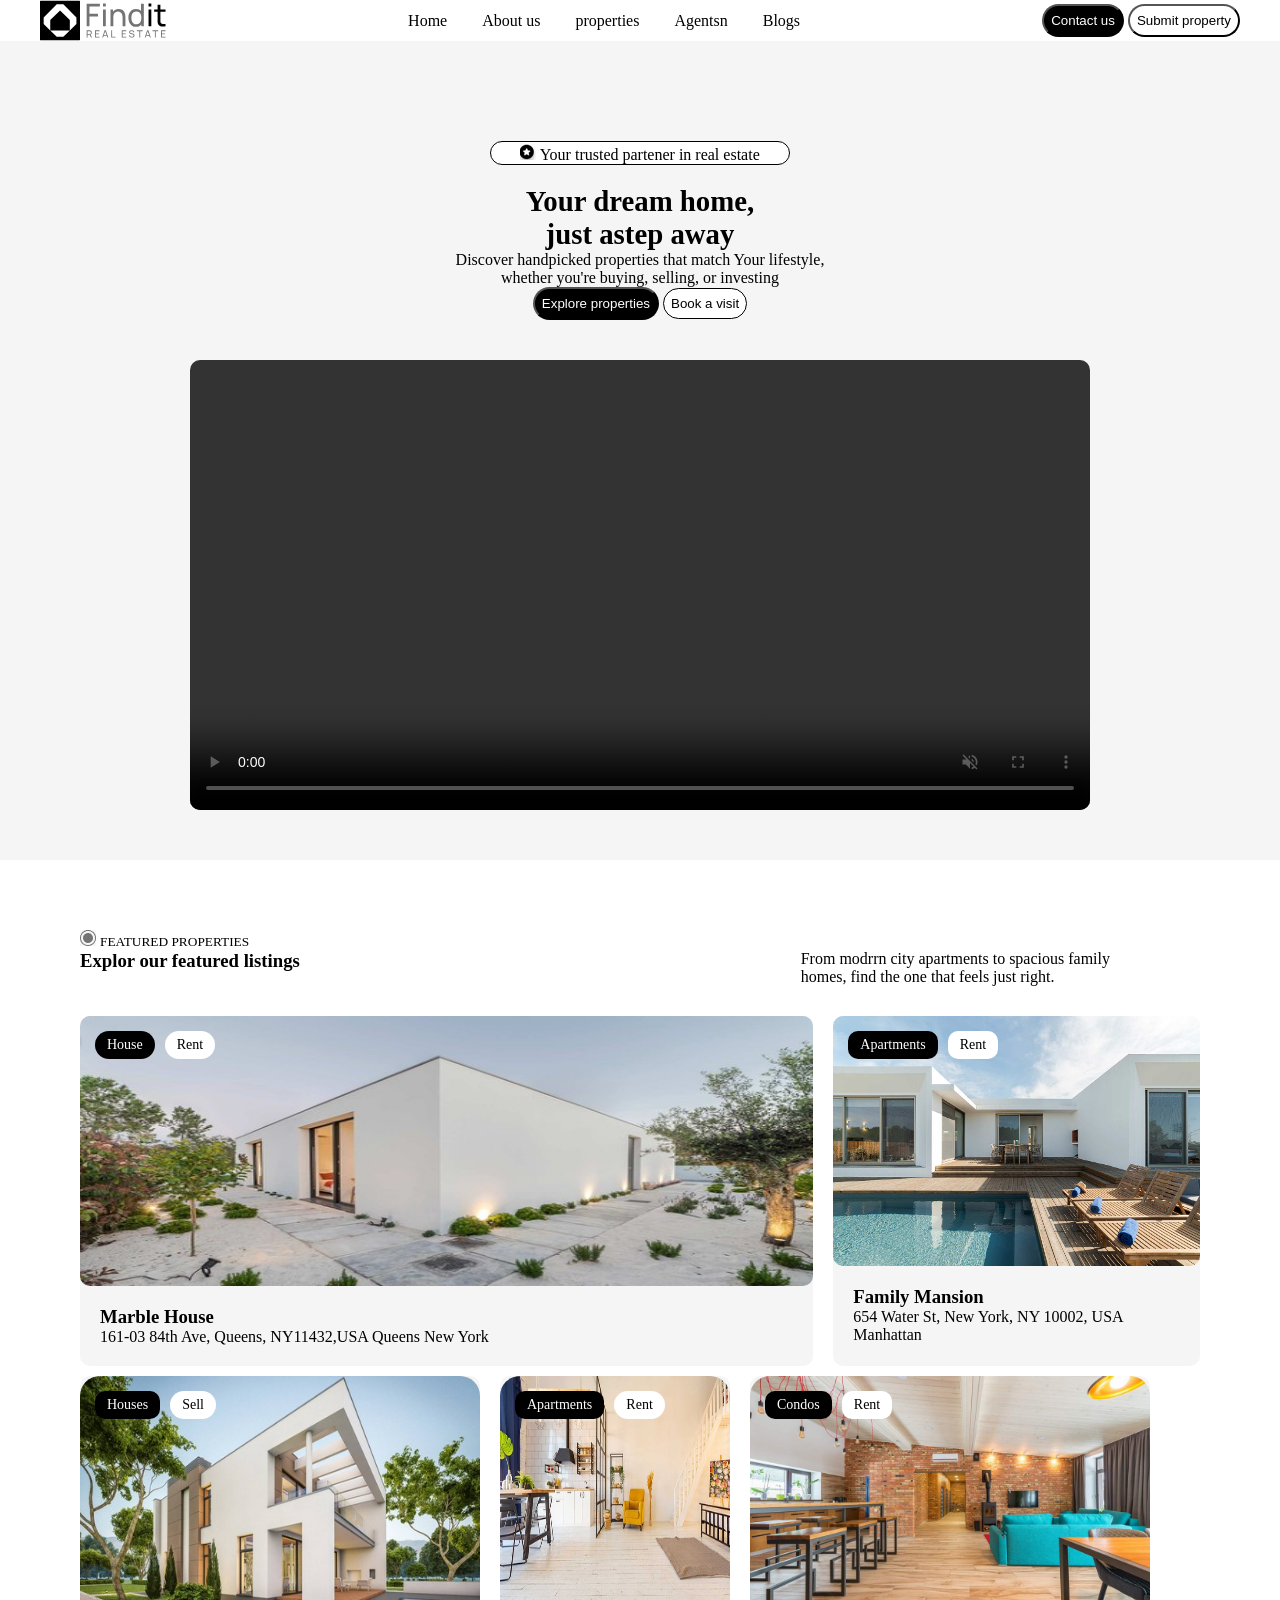
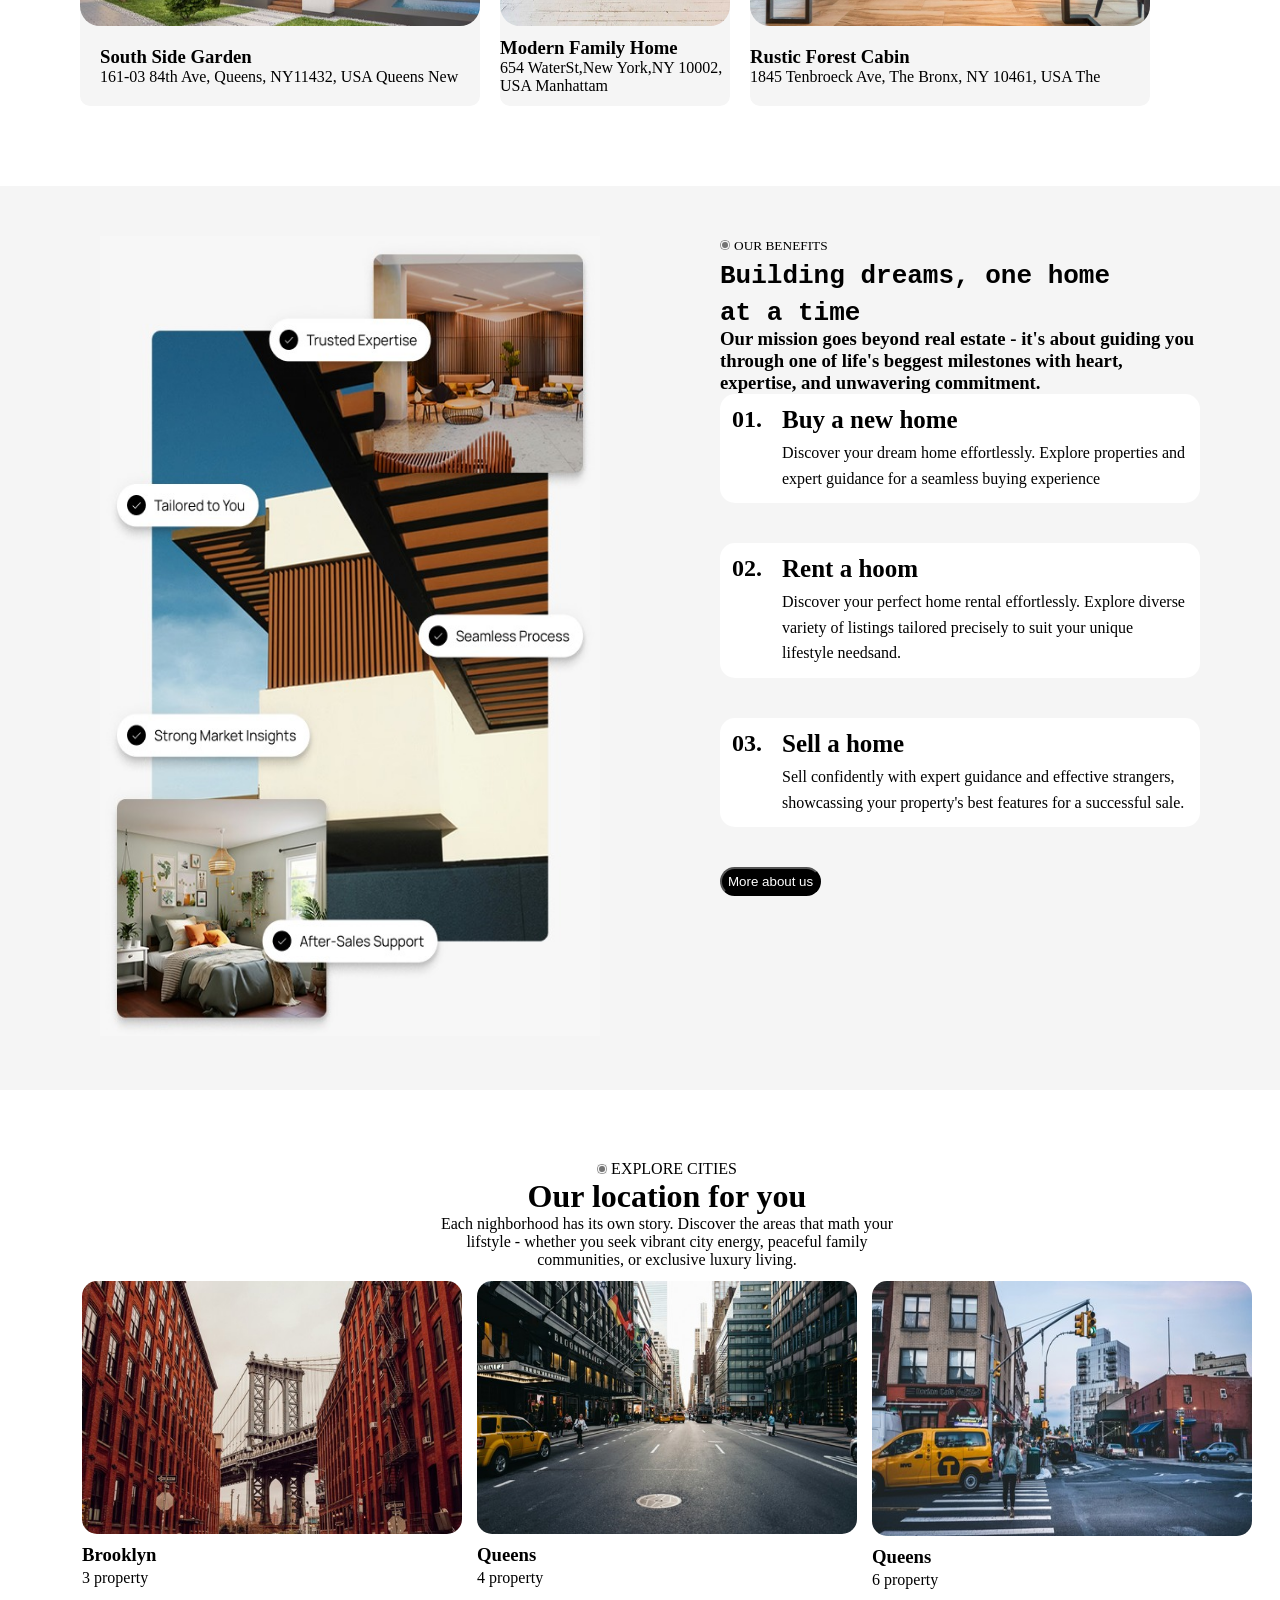
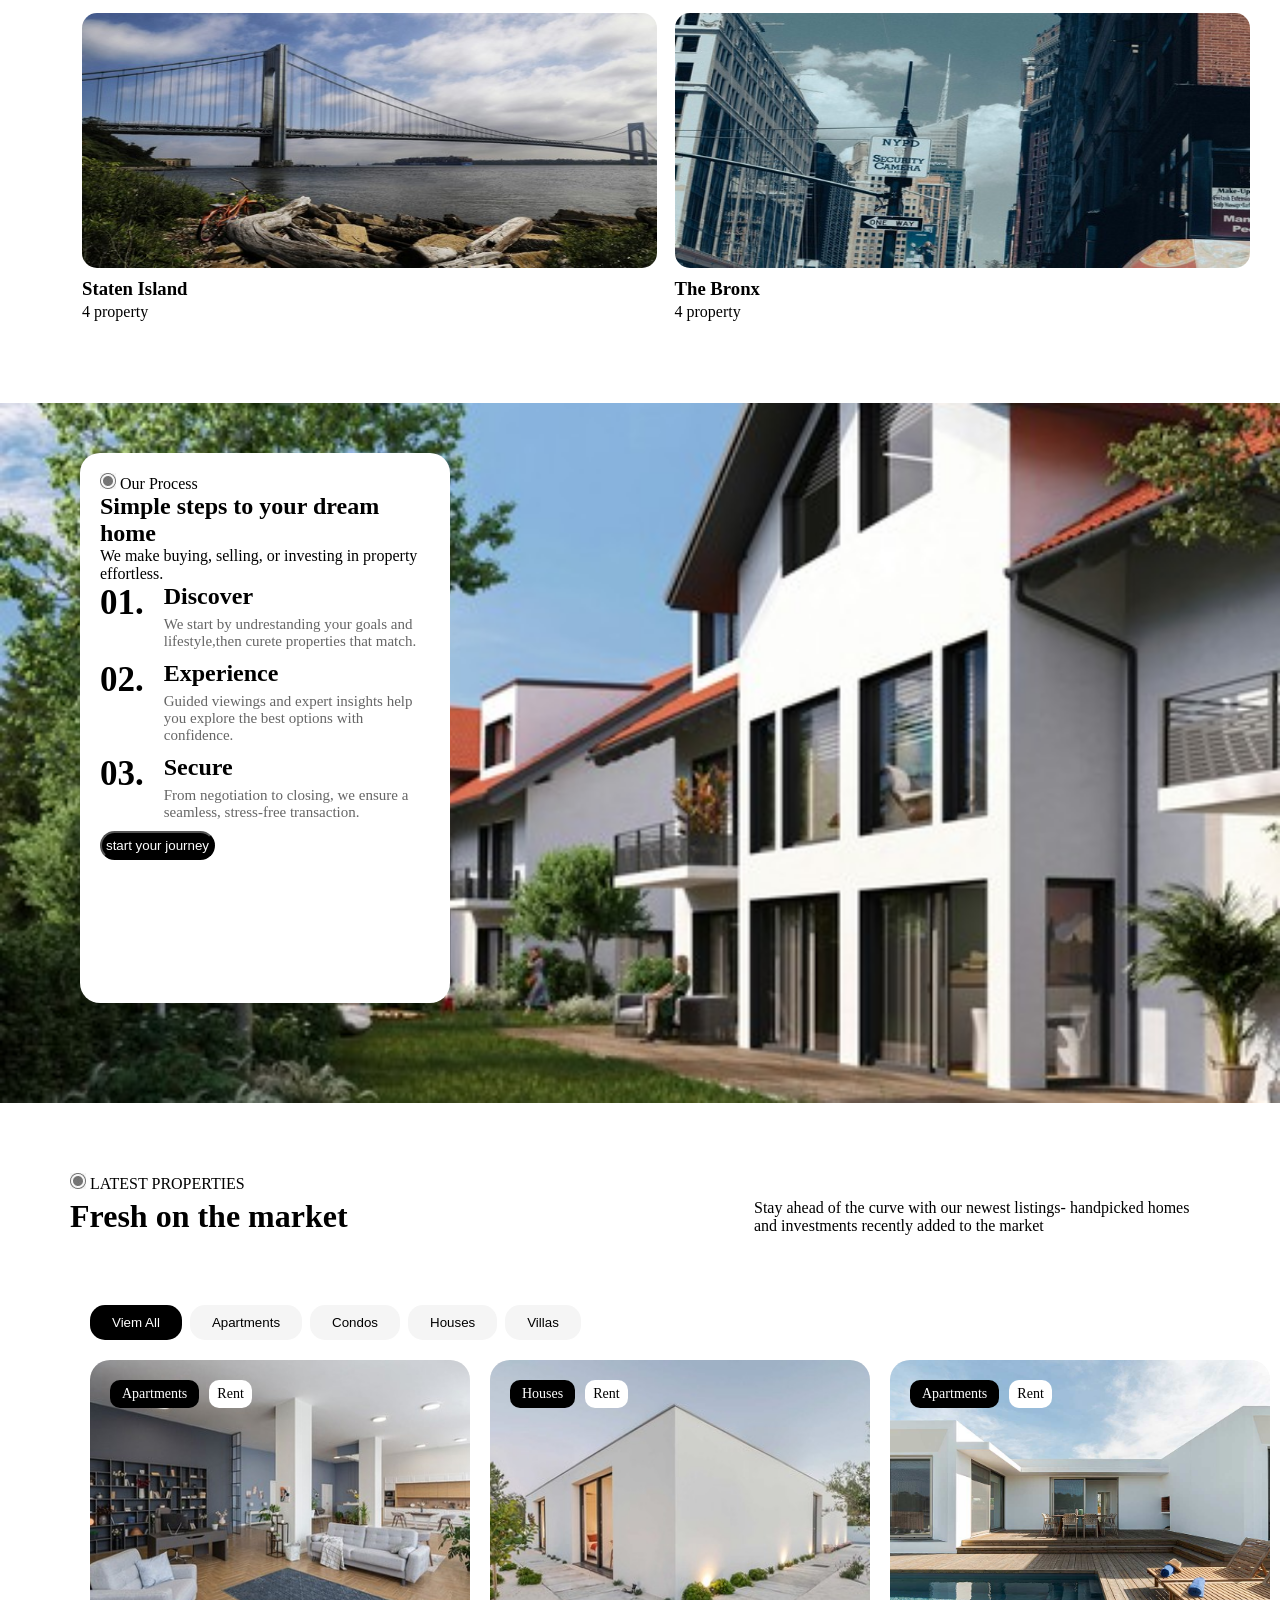
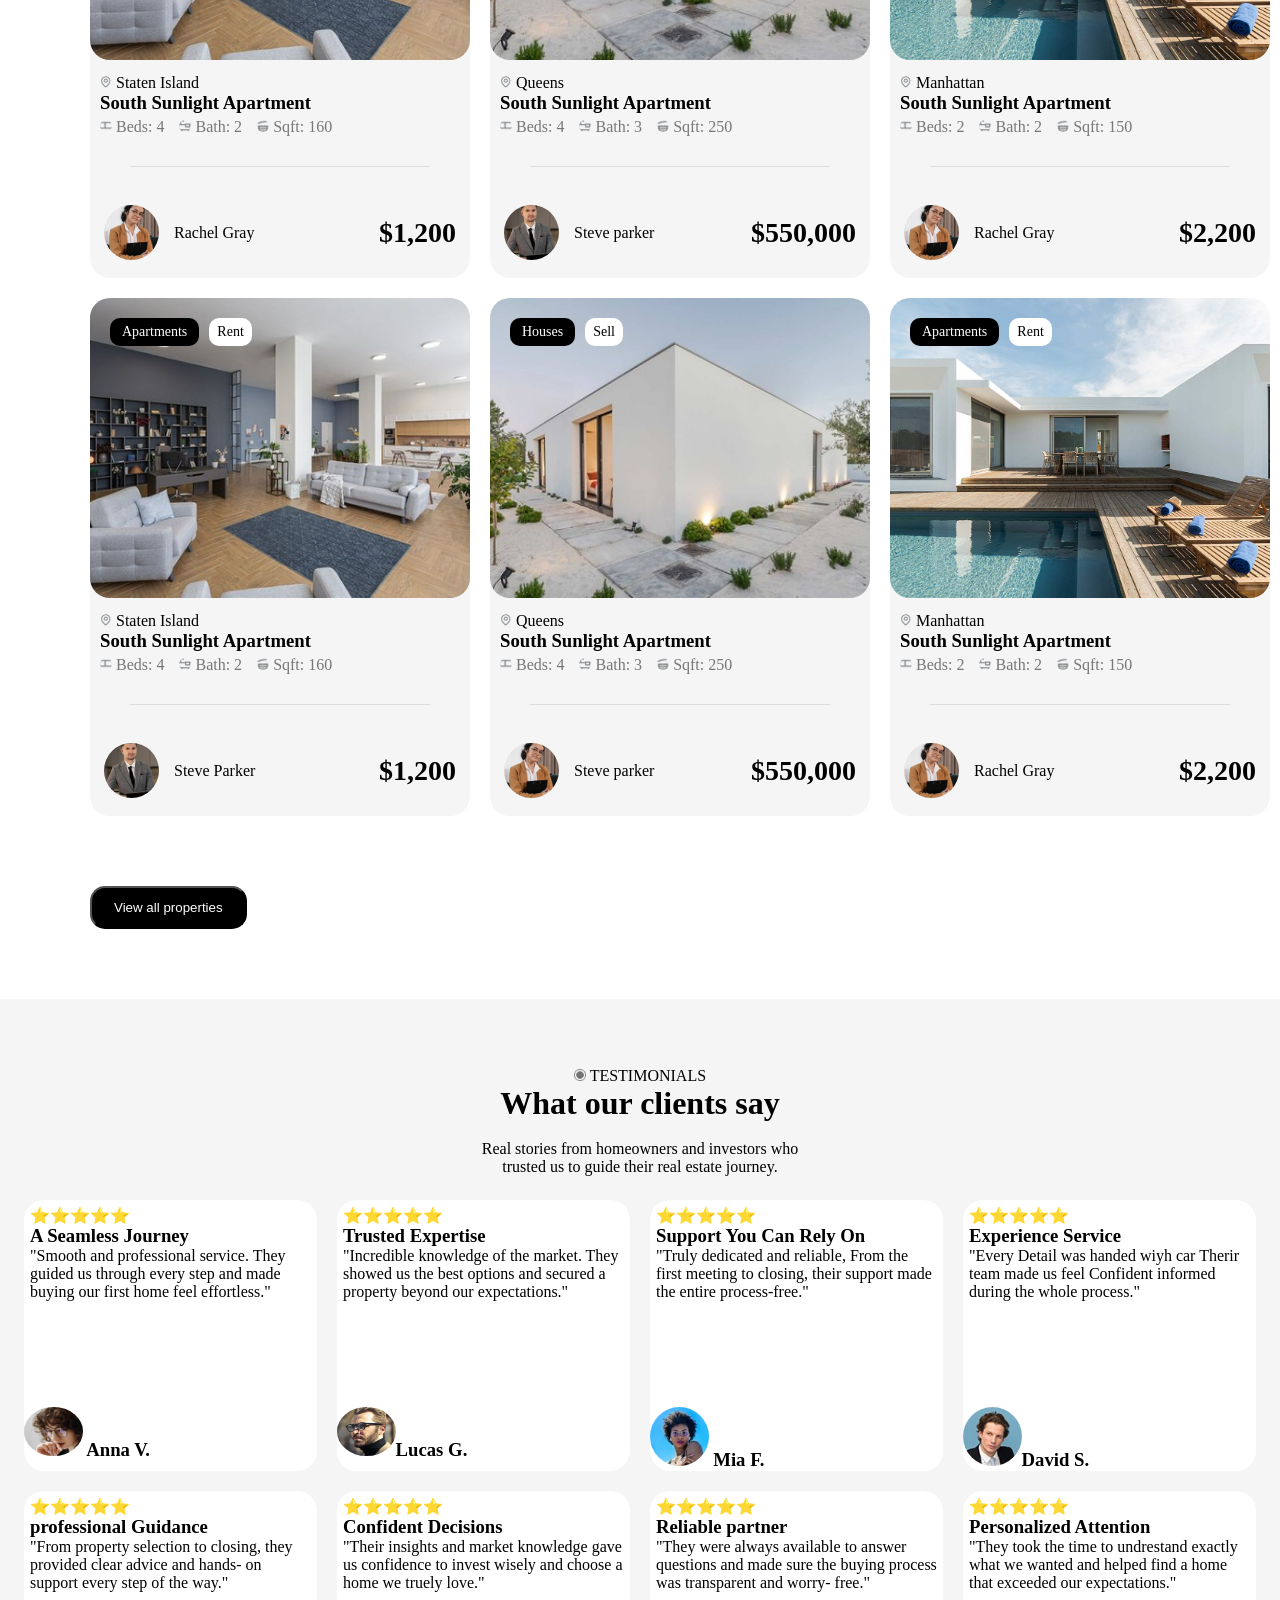
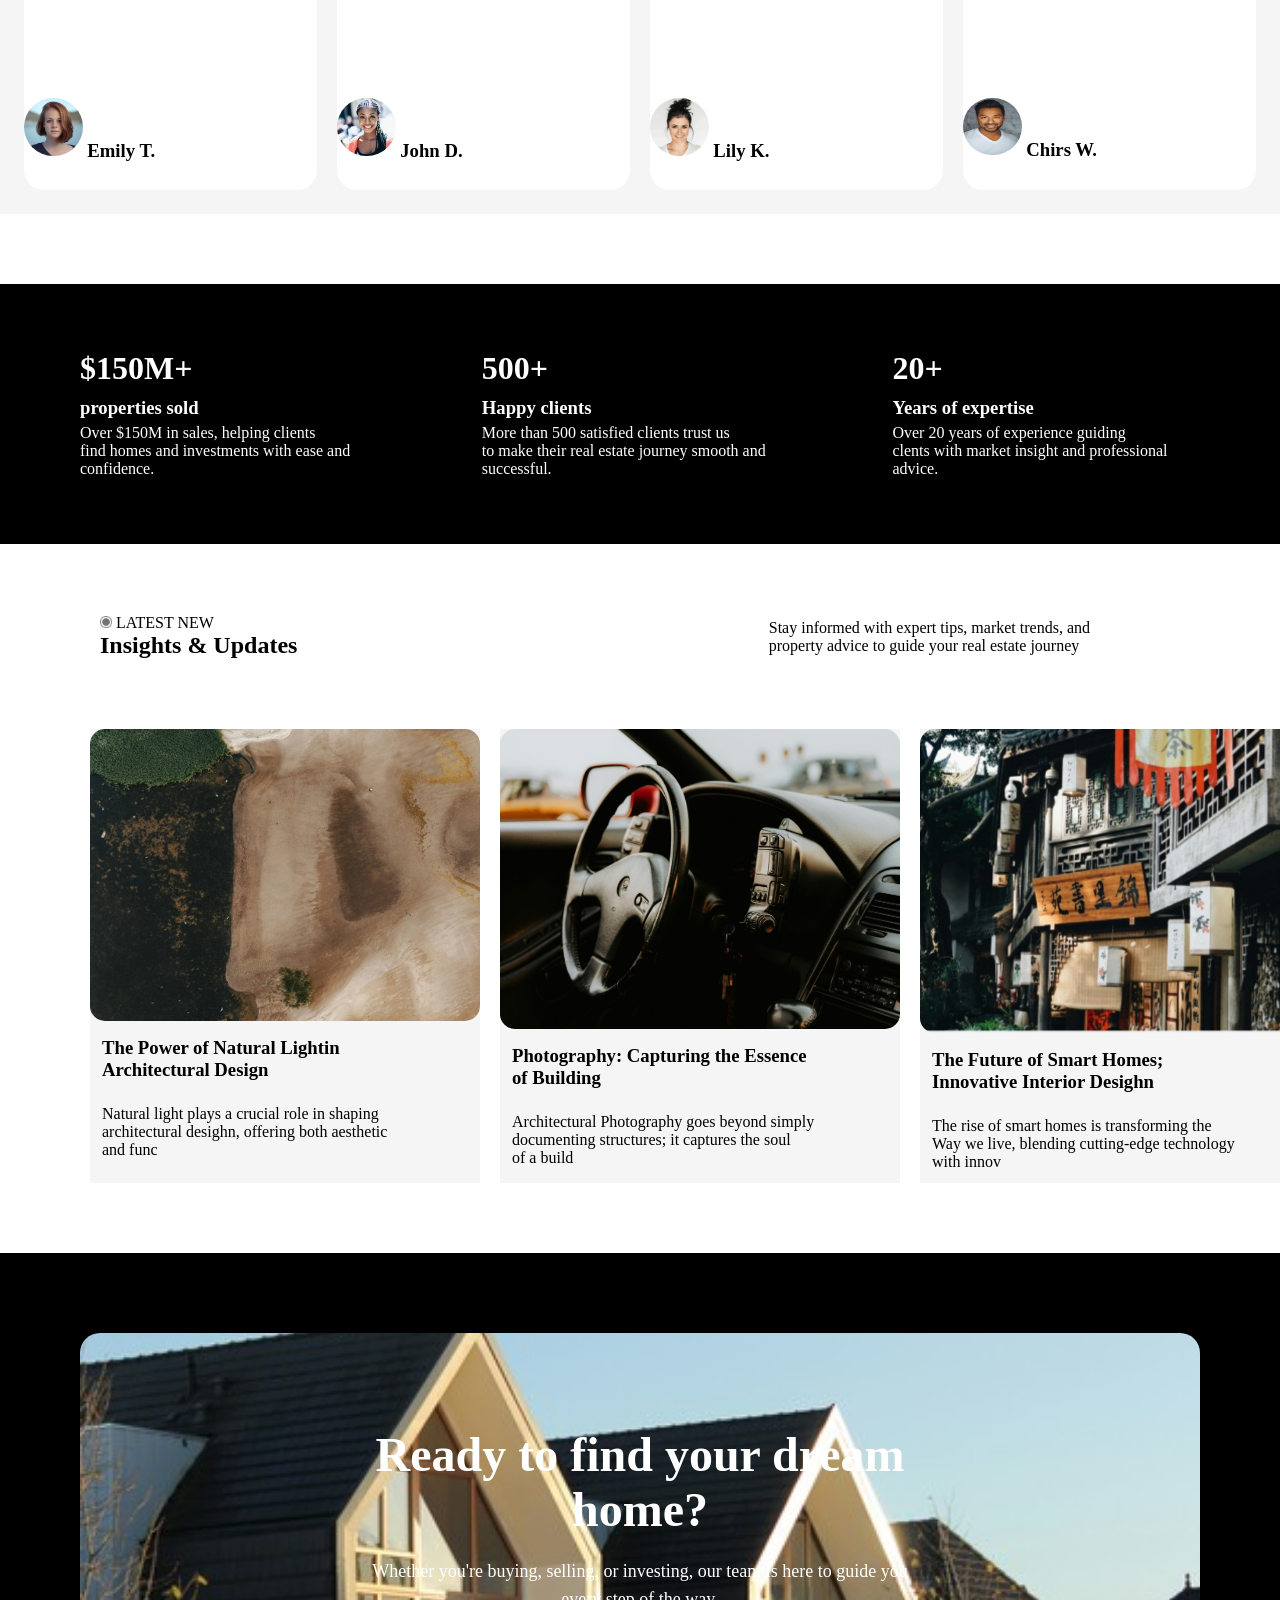
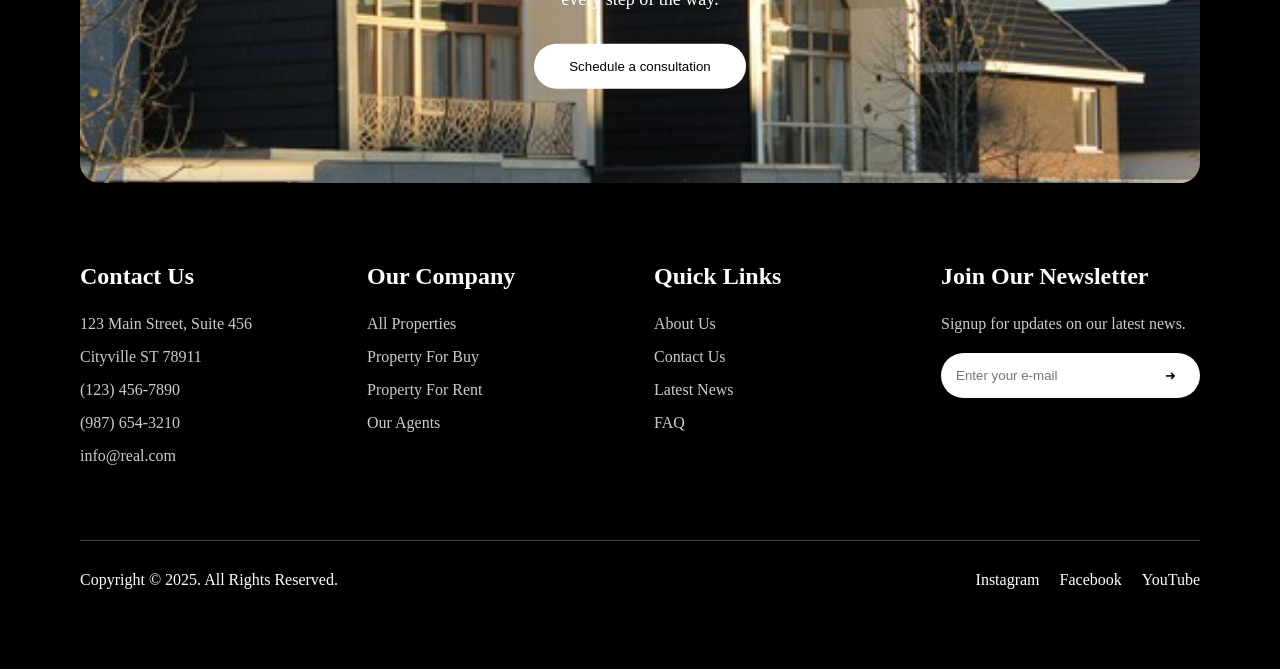
<file: Second Bootcamp/index.html>
<!DOCTYPE html>
<html lang="en">
<head>
    <meta charset="UTF-8">
    <meta name="viewport" content="width=device-width, initial-scale=1.0">
    <title>Document</title>
    <link rel="stylesheet" href="style.css">
</head>
<body>
    <nav class="nav">
       
        <img class="logo" src="images/uqOqjhGMi4m1U97lTIFNIw6rBaU.svg" alt="">

        <ul class="menu">
            <li><a href="#"></a>Home</li>
            <li><a href="#"></a>About us</li>
            <li><a href="#"></a>properties</li>
            <li><a href="#"></a>Agentsn</li>
            <li><a href="#"></a>Blogs</li>
        </ul>
        <div >
            <button id="btn1">Contact us</button>
            <button id="btn2">Submit property</button>

        </div>
    </nav>
    <!-- end of nav -->

    <!-- Start Hero Section  -->

    <section class="Hsection">
        <div class="img">
        <p > <img  src="images/image.png" alt=""> Your trusted partener in real estate</p>   
        
        </div>

    <div class="text">
        <h1> <big>Your dream home,<br>
            just astep away</big>
        </h1>

        <p>
            Discover handpicked properties that match Your lifestyle, <br>
            whether you're buying, selling, or investing 
        </p>

        <button id="firstbtn"> Explore properties</button>
        <button id="secondbtn"> Book a visit</button>
        
        </div>

        <div class="video">
         <video src="images/RKRfBg4NDpw33ha8GkP2aF67W0.mp4" autoplay controls muted loop></video>

        </div>
    </section>
    <!-- start m -->
    <main class="Main">
        <p class="par"> <img src="images/image copy.png" alt=""> <small> FEATURED PROPERTIES </small></p>
        <div class="pmain">
         
        
        <h3>Explor our featured listings</h3>

        <div class="Right"><p>From modrrn city apartments to spacious family <br> homes, find the one that feels just right.</p></div>
        </div>
        <!--Start cards  -->
        <div class="cards">
            <!-- Card 1 -->
            <div class="card1">
                <div class="img1">
                    <img src="images/tRZfzBydgDWngJXcMe6rIohrW4w (1).jpg" alt="">
                    <div class="tags">
                        <span class="dark-tag"> House</span>
                        <span class="light-tag"> Rent</span>
                    </div>
                </div>
                <div class="pcard1">
                    <h3>Marble House</h3>
                    <p>161-03 84th Ave, Queens, NY11432,USA Queens New York</p>
                </div>
            </div>
        
            <div class="card2">
                <div class="img2">
                    <img src="images/TpOlK8PJWmrVAp7lYOI63ckh1fQ (1).jpg" alt="">
                    <div class="tags2">
                        <span class="dark-tag2"> Apartments </span>
                        <span class="light-tag2"> Rent </span>
                    </div>
                </div>
                <div class="pcard2">
                <h3> Family Mansion</h3>
                <p>654 Water St, New York, NY 10002, USA Manhattan</p>
            </div>
            </div>
             </div>
         <div class="cardsdown">
            <div class="card3">
            <div class="img3">
                <img src="images/K1cAdts1F9uFubPR2QMKH0UzK5s (1).jpg" alt="">
                <div class="tags3">
                        <span class="dark-tag3"> Houses </span>
                        <span class="light-tag3"> Sell </span>
                </div>
            </div>
            <div class="pcard3">
                <h3>South Side Garden </h3>
                <p>161-03 84th Ave, Queens, NY11432, USA Queens New</p>
            </div>
            </div>
         
         <div class="card4">
            <div class="img4">
                <img src="images/ESBHeCBUOjwbcy4XSYGlllANrM.jpg" alt="">
                <div class="tags4">
                        <span class="dark-tag4"> Apartments </span>
                        <span class="light-tag4"> Rent </span>
                </div>
            </div>
            <div class="pcard4">
                <h3>Modern Family Home</h3>
                <p>654 WaterSt,New York,NY 10002, USA Manhattam</p>
            </div>
         </div>
         <div class="card5">
            <div class="img5">
                <img src="images/jEo4jPXWzEmu0zclMrEwpeXUWk4.jpg" alt="">
                <div class="tags5">
                    <span class="dark-tag5">Condos </span>
                    <span class="light-tag5"> Rent </span>
                </div>
            </div>
            <div class="pcard5">
                <h3>Rustic Forest Cabin</h3>
                <p> 1845 Tenbroeck Ave, The Bronx, NY 10461, USA The</p>
            </div>
         </div>
         </div>
    </main>

    <div class="container">
        <div class="SSh-img">
            <img src="images/image copy 2.png" alt="">
        </div>
        <div class="p1">
           <p> <img src="images/image copy.png" alt=""> <small> OUR BENEFITS</small><h1> <tt>Building dreams, one home <br> at a time </tt><h1> 
            <h3>Our mission goes beyond real estate - it's about guiding you through one  of life's beggest milestones with heart, expertise, and unwavering  commitment.</h3></p>

            
            <div class="step">
           <h2>01.</h2>
           <div>
        <h3> Buy a new home</h3>
        <p>Discover your dream home effortlessly. Explore properties and expert guidance for a seamless buying experience </p></div>
        </div>

        <div class="step">
         <h2> 02.</h2>
         <div>
        <h3> Rent a hoom</h3>
        <p>Discover your perfect home rental effortlessly. Explore diverse variety of listings tailored precisely to suit your unique lifestyle needsand.</p></div>
        </div>

        <div class="step">
           <h2>03.</h2>
           <div>
        <h3>  Sell a home</h3>
        <p>Sell confidently with expert guidance and effective strangers, showcassing your property's best features for a successful sale. </p></div>
        </div>
        <button class="Btn"> More about us</button>
       </div>
    </div>
     <!-- start location -->
    <div class="location">
        <div class="Explor">
            <p><img src="images/image copy.png" alt=""> EXPLORE CITIES </p>

            <h1> Our location for you </h1>
            <p> Each nighborhood has its own story. Discover the areas that math your <br> lifstyle - whether you seek vibrant city energy, peaceful family <br> communities, or exclusive luxury living.</p>
        </div>
        <div class="Zcards">
            <div class="class1">
                <img src="images/RWN6f25FO5BNZpmKNViRtdzxvIc.jpg" alt="">
            <div>
                <h3>Brooklyn</h3>
                <p>3 property</p>
            </div>
            </div>
            
            <div class="class2">
                 <img src="images/NhbRzN2WBn0hp8tiUe0UY5Ed2pE (1).jpg" alt="">
                 <div>
                    <h3>Queens</h3>
                    <p>4 property</p>
                 </div>
            </div>
            <div class="class3">
                <img src="images/image copy 4.png" alt="">
                <div>
                    <h3>Queens</h3>
                    <p>6 property</p>
                </div>
            </div>
        </div>
        <div class="Scards">
            <div class="class4">
                <img src="images/Wj8H39ZP4sqIyT4FJemrZ2dYQ.jpg" alt="">
                <div>
                    <h3>Staten Island</h3>
                    <p>4 property</p>
                </div>
            </div>
            <div class="class5">
                <img src="images/5u4aiXcwplgL36WqVLzgKOGme4k.jpg" alt="">
                <div>
                    <h3>The Bronx</h3>
                    <p>4 property</p>
                </div>
            </div>
        </div>
    </div>
   <!-- end of location -->

   <section class="Step2">
    <div class="step2-box">
        <p><img src="images/image copy.png" alt=""> Our Process</p>
        <h1>Simple steps to your dream home</h1>
        <p> We make buying, selling, or investing in property effortless.</p>
        
        <div class="step2">
            <h2>01.</h2>
            <div>
                <h3>Discover</h3>
                <p>We start by undrestanding your goals and lifestyle,then curete properties that match.</p>
            </div>
            </div>
            <div class="step2">
                <h2>02.</h2>
                <div>
                    <h3>Experience</h3>
                    <p>Guided viewings and expert insights help you explore the best options with confidence. </p>
                </div>
                </div>
                <div class="step2">
                    <h2>03.</h2>
                    <div>
                     <h3>Secure</h3>
                     <p>From negotiation to closing, we ensure a seamless, stress-free transaction.</p>
                    </div>
                    
                </div>
                <button class="start"> start your journey</button>
           </div>
   </section>

   <div class="part-7">
    <div class="starter">
        <div class="left">
        <p><img src="images/image copy.png" alt=""> LATEST PROPERTIES</p>
        
        <h1>Fresh on the market</h1></div>
        
        <div class="right">
        <p>
            Stay ahead of the curve with our newest listings-
            handpicked homes and investments recently added to
            the market
        </p>
        </div>
    </div>
    <div class="buttons">
        <button class="B1"> Viem All</button>
        <button class="B2"> Apartments</button>
        <button class="B3"> Condos</button>
        <button class="B4"> Houses</button>
        <button class="B5"> Villas</button>
    </div>
</div>
    <div class="parent">
        <div class="card-box">
            <img src="images/nkHXOxaw98cgDRMvoBOeLmnRe58 (1).jpg" alt="">
            <div class="Tags">
                <span class="Dark-tag">Apartments</span>
                <span class="Light-tag">Rent</span>
            </div>
        
        <div class="content">
        <div class="Location">
            <p><img src="images/image copy 5.png" alt=""> Staten Island</p>
        </div>
        
        <h3>South Sunlight Apartment</h3>
        <div class="details">
            <p><img src="images/image copy 6.png" alt="">  Beds: 4</p>
            <p><img src="images/image copy 7.png" alt="">  Bath: 2</p>
            <p><img src="images/image copy 8.png" alt="">  Sqft: 160</p>
        </div>
        <hr>
        <div class="footer">
            <div class="owner">
                <img src="images/xm1NND3cu7D3f8HHKpnN3vpNBV4 (1).jpg" alt=""> <span> Rachel Gray </span>
            </div>
            <h2>$1,200</h2>
        </div>
    </div>
</div >

<div class="card2-box">
            <img src="images/tRZfzBydgDWngJXcMe6rIohrW4w (1).jpg" alt="">
            <div class="Tags2">
                <span class="Dark-tag2">Houses</span>
                <span class="Light-tag2">Rent</span>
            </div>
        
        <div class="content2">
        <div class="Location2">
            <p><img src="images/image copy 5.png" alt=""> Queens</p>
        </div>
        
        <h3>South Sunlight Apartment</h3>
        <div class="details2">
            <p><img src="images/image copy 6.png" alt="">  Beds: 4</p>
            <p><img src="images/image copy 7.png" alt="">  Bath: 3</p>
            <p><img src="images/image copy 8.png" alt="">  Sqft: 250</p>
        </div>
        <hr>
        <div class="footer2">
            <div class="owner2">
                <img src="images/5x1fT5ziyBiBDdp5DW7yYQ2FaBQ.jpg" alt=""> <span> Steve parker </span>
            </div>
            <h2>$550,000</h2>
        </div>
    </div>
</div >

<div class="card3-box">
            <img src="images/TpOlK8PJWmrVAp7lYOI63ckh1fQ (1).jpg" alt="">
            <div class="Tags3">
                <span class="Dark-tag3">Apartments</span>
                <span class="Light-tag3">Rent</span>
            </div>
        
        <div class="content3">
        <div class="Location3">
            <p><img src="images/image copy 5.png" alt=""> Manhattan</p>
        </div>
        
        <h3>South Sunlight Apartment</h3>
        <div class="details3">
            <p><img src="images/image copy 6.png" alt="">  Beds: 2</p>
            <p><img src="images/image copy 7.png" alt="">  Bath: 2</p>
            <p><img src="images/image copy 8.png" alt="">  Sqft: 150</p>
        </div>
        <hr>
        <div class="footer3">
            <div class="owner3">
                <img src="images/xm1NND3cu7D3f8HHKpnN3vpNBV4 (1).jpg" alt=""> <span> Rachel Gray </span>
            </div>
            <h2>$2,200</h2>
        </div>
    </div>
</div >
</div>

<div class="parent2">
        <div class="card4-box">
            <img src="images/nkHXOxaw98cgDRMvoBOeLmnRe58 (1).jpg" alt="">
            <div class="Tags4">
                <span class="Dark-tag4">Apartments</span>
                <span class="Light-tag4">Rent</span>
            </div>
        
        <div class="content4">
        <div class="Location4">
            <p><img src="images/image copy 5.png" alt=""> Staten Island</p>
        </div>
        
        <h3>South Sunlight Apartment</h3>
        <div class="details4">
            <p><img src="images/image copy 6.png" alt="">  Beds: 4</p>
            <p><img src="images/image copy 7.png" alt="">  Bath: 2</p>
            <p><img src="images/image copy 8.png" alt="">  Sqft: 160</p>
        </div>
        <hr>
        <div class="footer4">
            <div class="owner4">
                <img src="images/5x1fT5ziyBiBDdp5DW7yYQ2FaBQ.jpg" alt=""> <span> Steve Parker </span>
            </div>
            <h2>$1,200</h2>
        </div>
    </div>
</div >

<div class="card5-box">
            <img src="images/tRZfzBydgDWngJXcMe6rIohrW4w (1).jpg" alt="">
            <div class="Tags5">
                <span class="Dark-tag5">Houses</span>
                <span class="Light-tag5">Sell</span>
            </div>
        
        <div class="content5">
        <div class="Location5">
            <p><img src="images/image copy 5.png" alt=""> Queens</p>
        </div>
        
        <h3>South Sunlight Apartment</h3>
        <div class="details5">
            <p><img src="images/image copy 6.png" alt="">  Beds: 4</p>
            <p><img src="images/image copy 7.png" alt="">  Bath: 3</p>
            <p><img src="images/image copy 8.png" alt="">  Sqft: 250</p>
        </div>
        <hr>
        <div class="footer5">
            <div class="owner5">
                <img src="images/xm1NND3cu7D3f8HHKpnN3vpNBV4 (1).jpg" alt=""> <span> Steve parker </span>
            </div>
            <h2>$550,000</h2>
        </div>
    </div>
</div >

<div class="card6-box">
            <img src="images/TpOlK8PJWmrVAp7lYOI63ckh1fQ (1).jpg" alt="">
            <div class="Tags6">
                <span class="Dark-tag6">Apartments</span>
                <span class="Light-tag6">Rent</span>
            </div>
        
        <div class="content6">
        <div class="Location6">
            <p><img src="images/image copy 5.png" alt=""> Manhattan</p>
        </div>
        
        <h3>South Sunlight Apartment</h3>
        <div class="details6">
            <p><img src="images/image copy 6.png" alt="">  Beds: 2</p>
            <p><img src="images/image copy 7.png" alt="">  Bath: 2</p>
            <p><img src="images/image copy 8.png" alt="">  Sqft: 150</p>
        </div>
        <hr>
        <div class="footer6">
            <div class="owner6">
                <img src="images/xm1NND3cu7D3f8HHKpnN3vpNBV4 (1).jpg" alt=""> <span> Rachel Gray </span>
            </div>
            <h2>$2,200</h2>
        </div>
        
    </div>
    
</div >
<div class="Endbtn">
            <button class="endbtn">View all properties</button>
        </div>
</div>

<div class="part-8">
    <div class="first">
        <p><img src="images/image copy.png" alt=""> TESTIMONIALS</p>

        <h1>What our clients say</h1>
        <br>
        <p>Real stories from homeowners and investors who <br>
            trusted us to guide their real estate journey.
        </p>
    </div>
    
    <div class="clients">
        <div class="Cardss">
         <div class="icon">
            ⭐⭐⭐⭐⭐
          <br>
          <div>
          <h3>A Seamless Journey</h3>
          <p>"Smooth and professional service. They 
            guided us through every step and made buying our first home feel effortless."
          </p></div>
         </div>
         <div class="img-client">
            <h3><img src="images/5Fw7Z7A2vX8bwD7cxovpr7UioQ (1).jpg" alt=""> Anna V.</h3>
           
         </div>
    </div>
    <div class="Cardss">
         <div class="icon">
            ⭐⭐⭐⭐⭐
          <br>
          <div>
          <h3>Trusted Expertise </h3>
          <p>"Incredible knowledge of the market.
            They showed us the best options and
            secured a property beyond our 
            expectations."
          </p></div>
         </div>
         <div class="img-client">
            <h3><img src="images/cuyyoxaHomQue7SkSOBQC7Y5Bw.jpg" alt="">Lucas G.</h3>
            
         </div>
    </div>
    <div class="Cardss">
         <div class="icon">
            ⭐⭐⭐⭐⭐
          <br>
          <div>
          <h3>Support You Can Rely On </h3>
          <p>"Truly dedicated and reliable, From the
            first meeting to closing, their support 
            made the entire process-free."
          </p></div>
         </div>
         <div class="img-clients">
            <h3><img src="images/sSDBaJyi0QV7y4XJYW9Mkjf3ym8.jpg" alt=""> Mia F.</h3>
           
         </div>
    </div>
    <div class="Cardss">
         <div class="icon">
            ⭐⭐⭐⭐⭐
          <br>
          <div>
          <h3>Experience Service</h3>
          <p>"Every Detail was handed wiyh car
             Therir team made us feel Confident
             informed during the whole process."
          </p></div>
         </div>
         <div class="img-clients">
            <h3><img src="images/xhgAkDwwh6k8f241fq0FntXk81w.jpg" alt="">David S.</h3>
            
         </div>
    </div>
    <div class="Cardss">
         <div class="icon">
            ⭐⭐⭐⭐⭐
          <br>
          <div>
          <h3>professional Guidance</h3>
          <p>"From property selection to closing,
             they provided clear advice and hands-
              on support every step of the way."
          </p></div>
         </div>
         <div class="img-clients">
            <h3><img src="images/WaYp8SkJp8kWYMCOs4PDdsziMA.webp" alt=""> Emily T.</h3>
         </div>
    </div>
    <div class="Cardss">
         <div class="icon">
            ⭐⭐⭐⭐⭐
          <br>
          <div>
          <h3>Confident Decisions</h3>
          <p>"Their insights and market knowledge
             gave us confidence to invest wisely and
              choose a home we truely love."
          </p></div>
         </div>
         <div class="img-clients">
            <h3><img src="images/yNvFWkXJUOI1sDh1bgQsUv0nBrM.webp" alt=""> John D.</h3>
         </div>
    </div>
    <div class="Cardss">
         <div class="icon">
            ⭐⭐⭐⭐⭐
          <br>
          <div>
          <h3>Reliable partner </h3>
          <p>"They were always available to answer
             questions and made sure the buying
              process was transparent and worry-
              free."
          </p></div>
         </div>
         <div class="img-clients">
            <h3><img src="images/7zdKMjpkgJpSMkJ8Mt34CkDvG4 (1).png" alt=""> Lily K.</h3>
            
         </div>
    </div>
    <div class="Cardss">
         <div class="icon">
            ⭐⭐⭐⭐⭐
          <br>
          <div>
          <h3>Personalized Attention</h3>
          <p>"They took the time to undrestand
             exactly what we wanted and helped
              find a home that exceeded our
               expectations."
          </p></div>
         </div>
         <div class="img-client">
            <h3><img src="images/LDWgLnPJuunRzmbThSyXAWqVuw (1).png" alt=""> Chirs W.</h3>
            
      </div>
    </div>
  </div>
</div>

<div class="black">
    <div class="Part1">
         <h1>$150M+</h1>
         <h3>properties sold</h3>
         <p>Over $150M in sales, helping clients <br> find homes and
            investments with ease and confidence. 
         </p>
    </div>
    <div class="Part2">
        <h1>500+</h1>
        <h3>Happy clients</h3>
        <p>More than 500 satisfied clients trust us <br>to make their 
        real estate journey smooth and successful. </p>
    </div>
    <div class="Part3">
        <h1>20+ </h1>
        <h3>Years of expertise</h3>
        <p>Over 20 years of experience guiding<br> clents  with market
        insight and professional advice.</p>
    </div>
</div>

<div class="part9" >
     <div class="para1">
         <p><img src="images/image copy 9.png" alt=""> LATEST NEW</p>
         <h2>Insights & Updates</h2>
     </div>
     <div class="rightp">
        <p>Stay informed with expert tips, market trends, and <br>
           property advice to guide your real estate journey 
        </p>
     </div>
     </div>
     <div class="thcards">
        <div class="fircard">
            <img src="images/ok9BYTNJjNChMJySre9YQulqA (1).jpg" alt="">
            
            <h3> The Power of Natural Lightin <br>
                Architectural Design 
            </h3>
            <p>Natural light plays a crucial role in shaping <br>
               architectural desighn, offering both aesthetic <br>
               and func</p>
        </div>
        <div class="seccard">
            <img src="images/QkLgYksFHV39iLbFVjMLYas2xu4.jpg" alt="">

            <h3>
                Photography: Capturing the Essence <br>
                of Building 
            </h3>
            <p>Architectural Photography goes beyond simply <br>
            documenting structures; it captures the soul <br>
            of a build</p>
        </div>
        <div class="thicard">
            <img src="images/image copy 10.png" alt="">
            <h3>The Future of Smart Homes; <br>
            Innovative Interior Desighn </h3>
            <p> The rise of smart homes is transforming the <br>
            Way we live, blending cutting-edge technology <br>
        with innov</p>
        </div>
        </div>
        <section class="Footer">

    <div class="footer-banner">
        <img src="images/HIELsXr0BOmPa7SpH4bxmKsyIg.jpg" alt="">

        <div class="banner-content">
            <h1>Ready to find your dream home?</h1>

            <p>Whether you're buying, selling, or investing, our team is here to guide you every step of the way.</p>

            <button>Schedule a consultation</button>
        </div>
    </div>

    <div class="footer-content">

        <div class="footer-box">
            <h3>Contact Us</h3>

            <p>123 Main Street, Suite 456</p>
            <p>Cityville ST 78911</p>
            <p>(123) 456-7890</p>
            <p>(987) 654-3210</p>
            <p>info@real.com</p>
        </div>

        <div class="footer-box">
            <h3>Our Company</h3>

            <p>All Properties</p>
            <p>Property For Buy</p>
            <p>Property For Rent</p>
            <p>Our Agents</p>
        </div>

        <div class="footer-box">
            <h3>Quick Links</h3>

            <p>About Us</p>
            <p>Contact Us</p>
            <p>Latest News</p>
            <p>FAQ</p>
        </div>

        <div class="footer-box">
            <h3>Join Our Newsletter</h3>

            <p>Signup for updates on our latest news.</p>

            <div class="newsletter">
                <input type="email" placeholder="Enter your e-mail">
                <button>➜</button>
            </div>

        </div>

    </div>

    <div class="footer-bottom">

        <p>Copyright © 2025. All Rights Reserved.</p>

        <div class="social">
            <a href="#">Instagram</a>
            <a href="#">Facebook</a>
            <a href="#">YouTube</a>
        </div>

    </div>

</section>
</body>
</html>
</file>
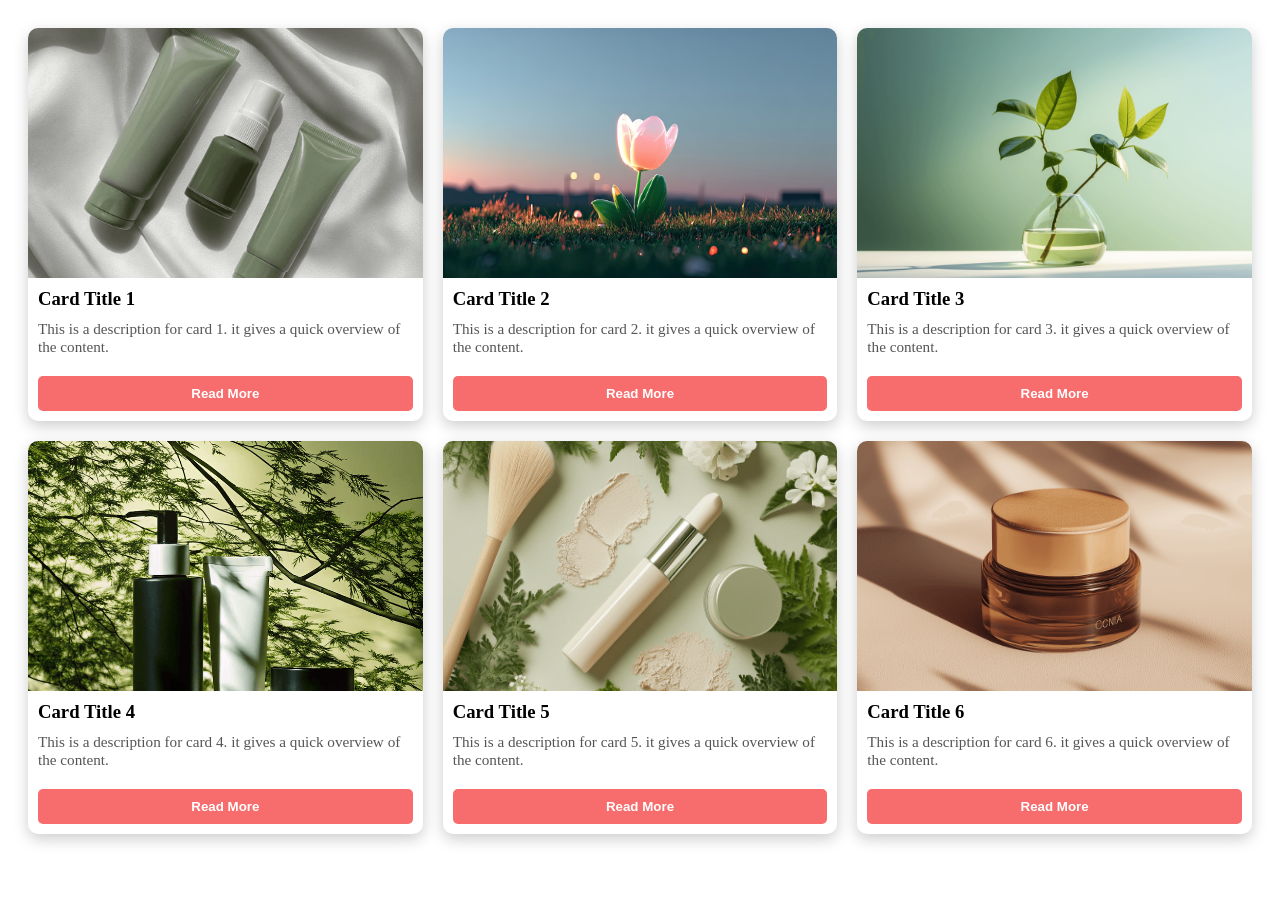
<file: 8th assignment/about.html>
<!DOCTYPE html>
<html lang="en">
<head>
    <meta charset="UTF-8">
    <meta name="viewport" content="width=device-width, initial-scale=1.0">
    <title>Document</title>
    <link rel="stylesheet" href="about.css">
</head>
<body>
    <div class="card-container">
        <div class="card card1">
            <img class="cardimg" src="images 2/image1.png" width="300px" height="250px" alt="Image 1">
             <h3 class="cardh3">Card Title 1</h3>
             <p class="cardp">This is a description for card 1. it gives a quick overview of the 
                content.
             </p>
             <button class="cardbutton">Read More</button>
        </div>
        <div class="card card2">
            <img class="cardimg" src="images 2/image2.jpg" width="300px" alt="Image 2">
            <h3 class="cardh3">Card Title 2</h3>
            <p class="cardp">
                This is a description for card 2. it gives a quick overview of the 
                content.
            </p>
            <button class="cardbutton ">Read More</button>
        </div>
        <div class="card card3">
            <img class="cardimg" src="images 2/image3.png" width="300px" height="250px" alt="Image3">
            <h3 class="cardh3">Card Title 3</h3>
            <p class="cardp">
                 This is a description for card 3. it gives a quick overview of the 
                content.
            </p>
            <button class="cardbutton">Read More</button>
        </div>
        <div class="card card4">
            <img class="cardimg" src="images 2/image4.png" width="300px" alt="Image4">
            <h3 class="cardh3">Card Title 4</h3>
            <p class="cardp">
                This is a description for card 4. it gives a quick overview of the 
                content.
            </p>
            <button class="cardbutton">Read More</button>
        </div>
        <div class="card card5">
            <img class="cardimg" src="images 2/image5.png" width="300px" alt="Image5">
            <h3 class="cardh3">Card Title 5</h3>
            <p class="cardp">
                 This is a description for card 5. it gives a quick overview of the 
                content.
            </p>
            <button class="cardbutton">Read More</button>
        </div>
        <div class="card card6">
            <img class="cardimg" src="images 2/image6.png" width="300px" alt="Image6">
            <h3 class="cardh3">Card Title 6</h3>
            <p class="cardp">
                 This is a description for card 6. it gives a quick overview of the 
                content.
            </p>
            <button class="cardbutton">Read More</button>
        </div>
    </div>
    
</body>
</html>
</file>
<file: bootcamp zuhra/style.css>
.continer {
  display: flex;
  justify-content: space-between;
  margin-left: 30px;
  margin-right: 30px;
}
.menu {
  display: flex;
  gap: 2rem;
  list-style: none;
  color: rgb(86, 86, 86);
}
button {
  border-radius: 40px;
  border-width: 1px;
  padding: 10px 20px;
}
/* end of nav */
.img {
  display: flex;
  border-radius: 100%;
  justify-content: center;
  margin-top: 20px;
  
}
.img img {
  border-radius: 100%;
  margin-left: -13px;
 
}
/* end of hero */

.thirdSec {
  display: flex;
  justify-content: space-between;
  margin-left: 40px;
  margin-right: 40px;
  margin-top: 100px;
}

/* end of .thirdSec */
.btn1 {
  margin-top: 80px;
}

.sec3 {
  display: flex;
  justify-content: space-between;
}

body {
  font-family: sans-serif;
  background: #f7f7f7;
}

.container {
  width: 95%;
  max-width: 1200px;
  margin: auto;
}

.products {
  padding: 40px 0;
}

.top {
  display: flex;
  justify-content: space-between;
  align-items: center;
  margin-bottom: 35px;
}

.tag {
  display: inline-block;
  padding: 6px 14px;
  border-radius: 20px;
  background: #ececec;
  color: #666;
  font-size: 11px;
  margin-bottom: 15px;
}

.top h2 {
  font-size: 42px;
  line-height: 1.2;
  font-weight: 500;
  color: #111;
}

.top h2 span {
  display: block;
  color: #666;
}

.view-btn {
  text-decoration: none;
  color: #111;
  border: 1px solid #111;
  padding: 10px 24px;
  border-radius: 40px;
  font-size: 14px;
}

.cards {
  display: grid;
  grid-template-columns: repeat(6, 1fr);
  gap: 20px;
}

.card {
  grid-column: span 2;
}

.large {
  grid-column: span 3;
}

.card img {
  width: 100%;
  height: 250px;
  object-fit: cover;
  border-radius: 12px;
  display: block;
}

.large img {
  height: 340px;
}

.content {
  margin-top: 12px;
  display: flex;
  justify-content: space-between;
  align-items: center;
}

.content h3 {
  font-size: 18px;
  font-weight: 500;
  margin-bottom: 5px;
  color: #222;
}

.content p {
  font-size: 14px;
  color: #777;
}

.price {
  padding: 8px 16px;
  border-radius: 30px;
  background: #efefef;
  color: #444;
  font-size: 13px;
  white-space: nowrap;
}
/* end of 4th style */

.photos {
  display: flex;
  justify-content: center;
  gap: 3rem;
}
.photos img {
  border-radius: 50px;
}
/* end of 5th style */

.stats-section {
  margin-top: 90px;
  width: 100%;
  height: 570px;
  background: #f3f3f3;
  display: flex;
  justify-content: center;
  align-items: flex-start;
}

.stats-box {
  text-align: center;
  margin-top: 5px;
}

.tag {
  display: inline-block;
  padding: 12px 28px;
  background: #efefef;
  border: 1px solid #e0e0e0;
  border-radius: 999px;
  font-size: 16px;
  font-weight: 600;
  color: #444;
  margin-bottom: 35px;
}

.stats-box h1 {
  font-size: 58px;
  font-weight: 500;
  line-height: 1.25;
  color: #111;
  margin-bottom: 28px;
}

.stats-box h1 span {
  color: #666;
  font-weight: 300;
}

.stats-box p {
  font-size: 18px;

  color: #666;
  margin-bottom: 35px;
}

.btn {
  display: inline-flex;
  align-items: center;
  gap: 12px;
  padding: 16px 28px;
  background: #111;
  color: #fff;
  text-decoration: none;
  border-radius: 999px;
  font-size: 20px;
  font-weight: 200;
}

.btn span {
  font-size: 20px;
}
/*=========== end of 6th style========== */
/*==========================
    FEATURE SECTION
==========================*/

.feature-section {
  width: 1200px;
  margin: 120px auto;
  font-family: Arial, Helvetica, sans-serif;
}

.feature-heading {
  text-align: center;
  margin-bottom: 70px;
}

.feature-badge {
  display: inline-block;
  padding: 8px 18px;
  border: 1px solid #e5e5e5;
  border-radius: 30px;
  font-size: 14px;
  color: #555;
  background: #fff;
  margin-bottom: 25px;
}

.feature-heading h2 {
  font-size: 60px;
  line-height: 1.1;
  font-weight: 500;
  color: #222;
  margin-bottom: 20px;
}

.feature-heading h2 span {
  color: #7a7a7a;
}

.feature-heading p {
  color: #666;
  font-size: 18px;
  line-height: 1.7;
  margin-bottom: 35px;
}

.feature-btn {
  display: inline-flex;
  align-items: center;
  gap: 12px;
  padding: 14px 28px;
  border: 2px solid #222;
  border-radius: 40px;
  color: #222;
  text-decoration: none;
  font-size: 17px;
  transition: 0.3s;
}

.feature-btn:hover {
  background: #222;
  color: #fff;
}

.feature-btn span {
  font-size: 20px;
}

.feature-content {
  display: grid;
  grid-template-columns: 320px 1fr;
  gap: 50px;
}

/*==========================
      LEFT SIDE
==========================*/

.feature-left {
  display: flex;
  flex-direction: column;
  justify-content: space-between;
}

.feature-info {
  margin-bottom: 90px;
}

.feature-small-badge {
  display: inline-block;
  padding: 8px 18px;
  border: 1px solid #e4e4e4;
  border-radius: 30px;
  font-size: 14px;
  color: #666;
  margin-bottom: 20px;
}

.feature-info h3 {
  font-size: 38px;
  font-weight: 500;
  color: #222;
  margin-bottom: 18px;
}

.feature-info p {
  color: #666;
  font-size: 17px;
  line-height: 1.8;
}

/*==========================
      RIGHT SIDE
==========================*/

.feature-right {
  display: grid;
  grid-template-columns: repeat(2, 1fr);
  gap: 32px;
}

/*==========================
        CARD
==========================*/

.feature-card {
  background: #fff;
  border: 1px solid #ececec;
  border-radius: 18px;
  padding: 18px;
}

.feature-card h4 {
  text-align: center;
  font-size: 20px;
  font-weight: 500;
  color: #333;
  margin-bottom: 18px;
}

.feature-card img {
  width: 100%;
  height: 370px;
  object-fit: cover;
  border-radius: 16px;
  display: block;
}

/*==========================
      SPACING
==========================*/

.feature-card:nth-child(5),
.feature-card:nth-child(6) {
  margin-top: 8px;
}
/* end of 7th style */
.blog {
  width: 96%;
  max-width: 1180px;
  padding: 60px 18px;
  background: #f5f5f5;
  margin: 0 auto;
  box-sizing: border-box;
}

/* ================= TOP ================= */

.blog-top {
  display: flex;
  justify-content: space-between;
  align-items: flex-end;
  margin-bottom: 30px;
}

.blog-badge {
  display: inline-block;
  padding: 8px 16px;
  border: 1px solid #e6e6e6;
  border-radius: 30px;
  background: #f1f1f1;
  font-size: 13px;
  color: #555;
  margin-bottom: 20px;
}

.blog-title h2 {
  font-size: 28px;
  line-height: 1.3;
  font-weight: 500;
  color: #222;
}

.blog-title h2 span {
  display: block;
  color: #666;
}

.view-btn {
  padding: 13px 24px;
  border: 1px solid #777;
  border-radius: 40px;
  text-decoration: none;
  color: #333;
  font-size: 14px;
}
/*  */

/* ================= FEATURED ================= */

.featured-blog {
  width: 100%;
  height: 340px;
  display: flex;
  border: 1px solid #e8e8e8;
  border-radius: 12px;
  overflow: hidden;
  background: #f3f3f3;
  margin-bottom: 30px;
  box-sizing: border-box;
}

.featured-image {
  width: 46%;
}

.featured-image img {
  width: 100%;
  height: 100%;
  object-fit: cover;
}

.featured-content {
  width: 54%;
  padding: 28px;
  display: flex;
  flex-direction: column;
}

.category {
  width: max-content;
  padding: 8px 14px;
  border-radius: 25px;
  background: #efefef;
  border: 1px solid #e3e3e3;
  font-size: 12px;
  margin-bottom: 18px;
}

.featured-content h3 {
  font-size: 22px;
  line-height: 1.4;
  font-weight: 500;
  color: #222;
  margin-bottom: 16px;
}

.featured-content p {
  font-size: 15px;
  line-height: 1.7;
  color: #666;
}

.author {
  margin-top: auto;
  display: flex;
  justify-content: space-between;
  align-items: center;
}

.author-info {
  display: flex;
  align-items: center;
  gap: 10px;
}

.author-info img {
  width: 40px;
  height: 40px;
  border-radius: 50%;
}

.author-info h4 {
  font-size: 15px;
}

.author-info span,
.author small {
  font-size: 13px;
}

/* ================= BOTTOM ================= */

.blog-cards {
  display: flex;
  gap: 20px;
}

.blog-card {
  width: calc(33.333% - 14px);
  background: #f3f3f3;
}

.blog-card img {
  width: 100%;
  height: 230px;
  border-radius: 10px;
  object-fit: cover;
  margin-bottom: 14px;
}

.blog-card span {
  display: inline-block;
  padding: 7px 12px;
  border-radius: 25px;
  background: #efefef;
  border: 1px solid #e5e5e5;
  font-size: 12px;
  margin-bottom: 12px;
  margin-left: 10px;
}

.blog-card h4 {
  font-size: 16px;
  font-weight: 500;
  color: #222;
  margin-left: 10px;
}
/* end of 8th style */

/*=========================
        FAQ SECTION
==========================*/

.faq-section {
  width: 100%;
  padding: 120px 0;
  background: #f8f8f8;
  font-family: Arial, Helvetica, sans-serif;
}

/*=========================
        HEADER
==========================*/

.faq-header {
  width: 100%;
  text-align: center;
  margin-bottom: 60px;
}

.faq-badge {
  display: inline-block;
  padding: 10px 20px;
  background: #f2f2f2;
  border: 1px solid #e5e5e5;
  border-radius: 30px;
  color: #666;
  font-size: 15px;
  margin-bottom: 30px;
}

.faq-title {
  font-size: 72px;
  font-weight: 500;
  line-height: 1.1;
  color: #222;
  margin-bottom: 25px;
}

.faq-title span {
  color: #777;
}

.faq-description {
  font-size: 18px;
  color: #777;
  line-height: 1.8;
  margin-bottom: 35px;
}

.faq-btn {
  display: inline-flex;
  align-items: center;
  gap: 14px;
  padding: 16px 32px;
  border: 2px solid #555;
  border-radius: 40px;
  text-decoration: none;
  color: #333;
  font-size: 18px;
  transition: 0.3s;
}

.faq-btn:hover {
  background: #222;
  color: #fff;
}

.faq-btn span {
  font-size: 22px;
}

/*=========================
      FAQ LIST
==========================*/

.faq-container {
  width: 860px;
  margin: 0 auto;
}

.faq-item {
  width: 100%;
  background: #fdfdfd;
  border: 1px solid #e8e8e8;
  border-radius: 16px;
  margin-bottom: 18px;
  transition: 0.3s;
}

.faq-item:hover {
  box-shadow: 0 8px 25px rgba(0, 0, 0, 0.06);
}

.faq-question {
  display: flex;
  justify-content: space-between;
  align-items: center;
  padding: 26px 28px;
  font-size: 22px;
  color: #444;
  cursor: pointer;
}

.faq-icon {
  font-size: 30px;
  color: #777;
  font-weight: 300;
}
/* end of 10th style */

/*
          CTA SECTION
*/

.cta-section {
  width: 94%;
  height: 480px;
  margin: 120px auto 100px;
  background-image: url("imges/SN33tOSRylImcqMbCTaZmr7OCe0 (1).png");
  background-size: cover;
  background-position: center;
  background-repeat: no-repeat;
  border-radius: 18px;
  display: flex;
  justify-content: center;
  align-items: center;
  text-align: center;
}

.cta-overlay {
  width: 100%;
}

.cta-title {
  font-size: 68px;
  font-weight: 500;
  line-height: 1.15;
  color: #222;
  margin-bottom: 35px;
}

.cta-title span {
  color: #6e6e6e;
}

.cta-review {
  display: flex;
  justify-content: center;
  align-items: center;
  gap: 18px;
  margin-bottom: 35px;
}

/*================ USERS ================*/

.cta-users {
  display: flex;
  align-items: center;
}

.cta-users img {
  width: 42px;
  height: 42px;
  border-radius: 50%;
  object-fit: cover;
  border: 2px solid #fff;
  margin-left: -10px;
}

.cta-users img:first-child {
  margin-left: 0;
}

.cta-rating {
  text-align: left;
}

.cta-stars {
  color: #ff4d30;
  font-size: 18px;
  letter-spacing: 2px;
  margin-bottom: 4px;
}

.cta-rating p {
  font-size: 18px;
  color: #333;
}

.cta-rating strong {
  font-weight: 600;
}

/*================ BUTTON ================*/

.cta-btn {
  display: inline-flex;
  align-items: center;
  gap: 12px;
  padding: 18px 36px;
  background: #111;
  color: #fff;
  text-decoration: none;
  border-radius: 40px;
  font-size: 19px;
  transition: 0.3s;
}

.cta-btn:hover {
  background: #333;
}

.cta-btn span {
  font-size: 22px;
}
/* end of CTA style */

.footer-section {
  width: 100%;
  background: #f8f8f8;
  padding: 90px 0 50px;
}

.footer-container {
  width: 90%;
  max-width: 1300px;
  margin: 0 auto;
  display: flex;
  justify-content: space-between;
  align-items: flex-start;
}
.footer-about img {
  width: 50px;
}

/*====================
      ABOUT
=====================*/

.footer-about {
  width: 340px;
}

.footer-logo {
  width: 180px;
  margin-bottom: 30px;
}

.footer-about p {
  font-size: 17px;
  line-height: 1.9;
  color: #666;
  margin-bottom: 35px;
}

/*====================
     SOCIAL ICONS
=====================*/

.footer-social {
  display: flex;
  gap: 14px;
}

.footer-social a {
  width: 45px;
  height: 45px;
  border: 1px solid #ddd;
  border-radius: 50%;
  display: flex;
  justify-content: center;
  align-items: center;
  text-decoration: none;
  color: #333;
  font-size: 18px;
  transition: 0.3s;
}

.footer-social a:hover {
  background: #222;
  color: #fff;
}

/*====================
      LINKS
=====================*/

.footer-links {
  width: 200px;
}

.footer-links h3 {
  font-size: 22px;
  font-weight: 600;
  color: #222;
  margin-bottom: 28px;
}

.footer-links ul {
  list-style: none;
}

.footer-links ul li {
  margin-bottom: 18px;
}

.footer-links ul li a {
  text-decoration: none;
  color: #666;
  font-size: 17px;
  transition: 0.3s;
}

.footer-links ul li a:hover {
  color: #111;
  padding-left: 6px;
}

.footer-links:last-child {
  margin-right: 0;
}

/*==========================
    FOOTER ESSENTIAL TEXT
===========================*/

.footer-essential {
  width: 100%;
  overflow: hidden;
  margin-top: -10px;
  text-align: center;
}

.footer-essential h1 {
  font-size: 220px;
  font-weight: 500;
  line-height: 0.8;
  letter-spacing: 4px;
  text-transform: uppercase;

  background: linear-gradient(
    to bottom,
    #444 0%,
    #666 35%,
    #bdbdbd 70%,
    rgba(255, 255, 255, 0) 100%
  );

  -webkit-background-clip: text;
  -webkit-text-fill-color: transparent;
  background-clip: text;

  white-space: nowrap;
  user-select: none;
}
</file>
<file: home  work css2/style.css>
.hero{
    text-align: center;
    margin-top: 80px;
}


.hero h1{
    font-size: 60px;
    font-weight: 700;
    color: #1f2a5c;
    margin-bottom: 20px;
    font-family: Arial,  sans-serif;

}

.hero p{
    font-size: 28px;
    font-weight: 400;
    color: #6b7280;
    font-family: Arial, sans-serif;
}


.buttons{
    display: flex;
    gap: 20px;
    justify-content: center;
    margin-top: 30px;

}

.buttons button{
    padding: 16px 40px ;
    border: 2px solid #e6e6e6;
    border-radius: 50px;
    background: #fff;
    color: #a0a0a0;
    font-size: 18px;
    font-weight: 600 ;
    cursor: pointer;
    transition: o,3s;
}

.buttons button:hover{
    border-color: #4a90e2;
    color: #4a90e2;
}

*{
    margin:0;
    padding:0;
    box-sizing:border-box;
}

.cards{
    width:90%;
    margin:50px auto;
    display:grid;
    grid-template-columns:repeat(3,1fr);
    gap:25px;
}

.card{
    background:#fff;
}

.card img{
    width:100%;
    border-radius:10px;
    display:block;
}

.card h3{
    font-size:22px;
    margin-top:15px;
    color:#222;
}

.card p{
    color:#777;
    margin-top:10px;
}





*{
    margin:0;
    padding:0;
    box-sizing:border-box;
    font-family:Arial, sans-serif;
}

body{
    background:#f5f5f5;
}

.footer{
    background:#1d2233;
    color:#fff;
    padding:60px 10%;
}

.newsletter{
    text-align:center;
}

.newsletter h2{
    font-size:34px;
    margin-bottom:30px;
}

.newsletter form{
    display:flex;
    justify-content:center;
    gap:15px;
    flex-wrap:wrap;
}

.newsletter input{
    width:260px;
    padding:14px;
    border:none;
    border-radius:6px;
    outline:none;
    font-size:16px;
}

.newsletter button{
    background:#f4b400;
    color:#fff;
    border:none;
    padding:14px 35px;
    border-radius:30px;
    cursor:pointer;
    font-size:16px;
    transition:.3s;
}

.newsletter button:hover{
    background:#d89b00;
}

.newsletter p{
    margin-top:20px;
    color:#cfcfcf;
    font-size:14px;
}

hr{
    margin:50px 0;
    border:.5px solid rgba(255,255,255,.2);
}

.footer-content{
    display:grid;
    grid-template-columns:repeat(auto-fit,minmax(180px,1fr));
    gap:40px;
}

.footer-content h3{
    margin-bottom:15px;
}

.footer-content ul{
    list-style:none;
}

.footer-content li{
    margin-bottom:10px;
}

.footer-content a{
    color:#d8d8d8;
    text-decoration:none;
    transition:.3s;
}

.footer-content a:hover{
    color:#f4b400;
}

.logo h2{
    color:#fff;
}

.copyright{
    text-align:center;
    margin-top:40px;
    color:#aaa;
    font-size:14px;
}

@media(max-width:768px){

.newsletter h2{
    font-size:26px;
}

.newsletter input,
.newsletter button{
    width:100%;
}

.footer{
    padding:40px 20px;
}

}
</file>
<file: My web/index.css>
@import url('https://fonts.googleapis.com/css2?family=Poppins:wght@300;400;500;600;700&display=swap');

* {
    margin: 0;
    padding: 0;
    box-sizing: border-box;
}

html {
    scroll-behavior: smooth;
}

body {
    font-family: 'Poppins', sans-serif;
    background: #050518;
    color: white;
}

a {
    text-decoration: none;
    color: inherit;
}

button,
input,
textarea {
    font-family: inherit;
}


/* ================= NAVBAR ================= */

.navbar {
    height: 75px;
    padding: 0 5.5%;
    display: flex;
    align-items: center;
    justify-content: space-between;
    background: #050518;
}

.logo {
    font-size: 18px;
    font-weight: 600;
}

.logo span {
    color: #9b5cff;
}

.navbar nav {
    display: flex;
    gap: 40px;
}

.navbar nav a {
    font-size: 12px;
    color: #ddd;
    transition: .3s;
}

.navbar nav a:hover,
.navbar nav .active {
    color: #a75cff;
}

.navbar nav .active::after {
    content: "";
    width: 4px;
    height: 4px;
    background: #a75cff;
    border-radius: 50%;
    display: block;
    margin: 5px auto 0;
}

.cv-btn {
    border: 1px solid #777;
    border-radius: 25px;
    padding: 10px 18px;
    font-size: 11px;
    transition: .3s;
}

.cv-btn:hover {
    border-color: #9b5cff;
    background: #9b5cff;
}


/* ================= HERO ================= */

.hero {
    min-height: 510px;
    padding: 50px 5.5%;
    display: flex;
    align-items: center;
    justify-content: space-between;
    overflow: hidden;
}

.hero-content {
    width: 52%;
}

.hello,
.section-small {
    color: #9c5cff;
    font-size: 11px;
    font-weight: 500;
    letter-spacing: .5px;
}

.hero h1 {
    font-size: 39px;
    line-height: 1.2;
    margin: 15px 0;
    font-weight: 600;
}

.hero h1 span {
    color: #9d58ff;
}

.description {
    width: 480px;
    max-width: 100%;
    color: #b8b8c8;
    font-size: 11px;
    line-height: 1.8;
}

.hero-buttons {
    display: flex;
    gap: 12px;
    margin: 25px 0;
}

.primary-btn,
.secondary-btn,
.about-btn {
    padding: 10px 17px;
    border-radius: 25px;
    font-size: 10px;
}

.primary-btn {
    background: linear-gradient(90deg, #9145f5, #b15cff);
}

.secondary-btn {
    border: 1px solid #7446a8;
}

.primary-btn i,
.secondary-btn i,
.about-btn i {
    margin-left: 7px;
}

.technologies {
    color: #aaa;
    font-size: 8px;
    margin-top: 22px;
}

.tech-icons {
    display: flex;
    gap: 20px;
    margin-top: 10px;
    align-items: center;
}

.tech-icons i {
    font-size: 25px;
}

.html {
    color: #f16529;
}

.css {
    color: #2965f1;
}

.js {
    color: #f7df1e;
}

.figma {
    color: #a259ff;
}

.tailwind {
    color: #38bdf8;
}


/* ================= HERO IMAGE ================= */

.hero-image {
    position: relative;
    width: 47%;
    height: 430px;
    display: flex;
    justify-content: center;
    align-items: center;
}

.hero-image img {
    position: relative;
    z-index: 3;
    height: 340px;
    max-width: 90%;
    object-fit: contain;
    /* border-radius:50%; */
    filter: drop-shadow(0 0 25px rgba(157, 88, 255, .35));
}

.circle {
    position: absolute;
    width: 340px;
    height: 340px;
    border: 1px solid rgba(162, 89, 255, .5);
    /* border-radius: 50%; */
    box-shadow: 0 0 60px rgba(130, 60, 255, .15);
}

.experience-card,
.project-card,
.design-card {
    position: absolute;
    z-index: 5;
    background: rgba(15, 15, 38, .9);
    border: 1px solid rgba(150, 100, 220, .3);
    border-radius: 9px;
    padding: 12px;
    display: flex;
    align-items: center;
    gap: 10px;
    backdrop-filter: blur(8px);
}

.experience-card {
    top: 65px;
    right: 10px;
}

.project-card {
    left: 5px;
    bottom: 100px;
}

.design-card {
    right: -5px;
    bottom: 40px;
    width: 160px;
}

.experience-card i,
.project-card i,
.design-card i {
    color: #a259ff;
}

.experience-card strong,
.project-card strong,
.design-card strong {
    display: block;
    font-size: 10px;
}

.experience-card small,
.project-card small,
.design-card small {
    display: block;
    color: #aaa;
    font-size: 8px;
}


/* ================= ABOUT ================= */

.about {
    background: #f8f8fb;
    color: #191927;
    padding: 55px 5.5%;
    display: flex;
    justify-content: space-between;
    gap: 60px;
}

.about-text {
    width: 38%;
}

.about h2,
.projects h2,
.contact h2 {
    font-size: 21px;
    margin-top: 7px;
}

.line {
    width: 25px;
    height: 3px;
    background: #9b55ff;
    margin: 8px 0 15px;
    border-radius: 5px;
}

.about-text > p:not(.section-small) {
    font-size: 10px;
    line-height: 1.8;
    color: #666;
}

.about-btn {
    display: inline-block;
    border: 1px solid #9b55ff;
    color: #7540c4;
    margin-top: 20px;
}

.info-grid {
    width: 55%;
    display: grid;
    grid-template-columns: 1fr 1fr;
    gap: 10px;
}

.info-card {
    background: white;
    min-height: 62px;
    border-radius: 8px;
    padding: 12px;
    display: flex;
    align-items: center;
    gap: 12px;
    box-shadow: 0 4px 18px rgba(0,0,0,.04);
}

.info-card i {
    width: 30px;
    height: 30px;
    border-radius: 7px;
    background: #f3edff;
    color: #9153e9;
    display: flex;
    align-items: center;
    justify-content: center;
    font-size: 12px;
}

.info-card small {
    color: #555;
    font-size: 8px;
}

.info-card p {
    font-size: 8px;
    color: #777;
    margin-top: 3px;
}


/* ================= PROJECTS ================= */

.projects {
    padding: 50px 5.5%;
    background: #050518;
}

.projects-heading {
    display: flex;
    justify-content: space-between;
    align-items: end;
    margin-bottom: 25px;
}

.projects-heading a {
    color: #a259ff;
    font-size: 10px;
}

.projects-heading a i {
    margin-left: 5px;
    margin-right: 70px;
}

.project-grid {
    display: grid;
    grid-template-columns: repeat(2, 500px);
    gap: 20px;
    align-items: center;
    margin-left: 30px;
   
}

.project {
    background: #0d0d29;
    border: 1px solid #272744;
    border-radius: 9px;
    overflow: hidden; 
    
}

.project-img {
    height: 210px;
    overflow: hidden;
   
}

.project-img img {
    /* width: 100%;
    height: 100%; */
    width: 600px
    ;
    object-fit: cover;
    transition: .3s;
}

.project:hover img {
    transform: scale(1.05);
}

.project-content {
    position: relative;
    padding: 13px;
}

.project h3 {
    font-size: 11px;
    margin-bottom: 7px;
}

.project-content p {
    color: #999;
    font-size: 8px;
    line-height: 1.6;
    padding-right: 30px;
}

.tags {
    display: flex;
    gap: 5px;
    margin-top: 12px;
}

.tags span {
    background: #1a1938;
    color: #aaa;
    padding: 4px 7px;
    border-radius: 3px;
    font-size: 7px;
}

.project button {
    position: absolute;
    right: 12px;
    bottom: 12px;
    width: 25px;
    height: 25px;
    border-radius: 50%;
    border: 1px solid #555;
    background: transparent;
    color: white;
}



/* ================= EDUCATION & EXPERIENCE ================= */

.education {
padding: 100px 8%;
background: #ffffff;
}

.education-heading {
text-align: center;
max-width: 650px;
margin: 0 auto 60px;
}

.education-heading .section-small {
margin-bottom: 10px;
}

.education-heading h2 {
font-size: 38px;
margin-bottom: 15px;
}

.education-heading .line {
width: 60px;
height: 3px;
margin: 0 auto 18px;
background: #7c3aed;
border-radius: 10px;
}

.education-heading > p:last-child {
color: #777;
font-size: 15px;
}

/* Timeline */

.timeline {
position: relative;
max-width: 900px;
margin: auto;
}

.timeline::before {
content: "";
position: absolute;
left: 50%;
top: 0;
bottom: 0;
width: 2px;
background: #e5e7eb;
transform: translateX(-50%);
}

/* Timeline item */

.timeline-item {
width: 50%;
padding: 0 45px 50px;
position: relative;
}

.timeline-item:nth-child(odd) {
left: 0;
text-align: right;
}

.timeline-item:nth-child(even) {
left: 50%;
}

/* Icon */

.timeline-icon {
position: absolute;
width: 48px;
height: 48px;
background: #7c3aed;
color: white;
border-radius: 50%;
display: flex;
align-items: center;
justify-content: center;
top: 0;
z-index: 2;
box-shadow: 0 8px 20px rgba(124, 58, 237, 0.25);
}

.timeline-item:nth-child(odd) .timeline-icon {
right: -24px;
}

.timeline-item:nth-child(even) .timeline-icon {
left: -24px;
}

/* Content */

.timeline-content {
background: #fafafa;
padding: 25px;
border-radius: 16px;
border: 1px solid #eeeeee;
transition: 0.3s ease;
}

.timeline-content:hover {
transform: translateY(-5px);
box-shadow: 0 15px 35px rgba(0, 0, 0, 0.08);
}

.timeline-content span {
display: inline-block;
font-size: 12px;
font-weight: 600;
color: #7c3aed;
margin-bottom: 8px;
text-transform: uppercase;
letter-spacing: 0.5px;
}

.timeline-content h3 {
font-size: 21px;
margin-bottom: 5px;
color: purple;
}

.timeline-content h4 {
font-size: 14px;
color: #777;
font-weight: 500;
margin-bottom: 12px;
}

.timeline-content p {
font-size: 14px;
line-height: 1.7;
color: #666;
}

/* ================= RESPONSIVE ================= */

@media (max-width: 768px) {

.education {
    padding: 70px 5%;
}

.education-heading h2 {
    font-size: 30px;
}

.timeline::before {
    left: 24px;
}

.timeline-item,
.timeline-item:nth-child(even) {
    width: 100%;
    left: 0;
    padding-left: 75px;
    padding-right: 0;
    text-align: left;
}

.timeline-item:nth-child(odd) {
    text-align: left;
}

.timeline-item:nth-child(odd) .timeline-icon,
.timeline-item:nth-child(even) .timeline-icon {
    left: 0;
    right: auto;
}

.timeline-content {
    padding: 20px;
}


}


/* ================= CONTACT ================= */

.contact {
    background: #f8f8fb;
    color: #191927;
    padding: 50px 5.5%;
    display: flex;
    justify-content: space-between;
    gap: 60px;
}

.contact-info {
    width: 35%;
}

.contact-info > p:not(.section-small) {
    font-size: 9px;
    color: #777;
    line-height: 1.7;
    margin-bottom: 15px;
}

.contact-item {
    display: flex;
    align-items: center;
    gap: 10px;
    font-size: 9px;
    margin: 8px 0;
    color: #555;
}

.contact-item i {
    color: #9552ed;
}

.social-icons {
    display: flex;
    gap: 8px;
    margin-top: 15px;
}

.social-icons a {
    width: 25px;
    height: 25px;
    border: 1px solid #ddd;
    border-radius: 50%;
    display: flex;
    justify-content: center;
    align-items: center;
    font-size: 10px;
}

.contact-form {
    width: 58%;
    background: white;
    padding: 20px;
    border-radius: 8px;
    box-shadow: 0 5px 20px rgba(0,0,0,.04);
}

.form-row {
    display: flex;
    gap: 12px;
}

.contact-form input,
.contact-form textarea {
    width: 100%;
    border: none;
    border-bottom: 1px solid #eee;
    padding: 12px 5px;
    outline: none;
    font-size: 9px;
    margin-bottom: 10px;
}

.contact-form textarea {
    height: 80px;
    resize: none;
}

.contact-form button {
    border: none;
    background: linear-gradient(90deg, #9145f5, #b15cff);
    color: white;
    padding: 10px 17px;
    border-radius: 4px;
    font-size: 9px;
    cursor: pointer;
}


/* ================= FOOTER ================= */

footer {
    min-height: 50px;
    padding: 0 5.5%;
    background: #050518;
    display: flex;
    align-items: center;
    justify-content: space-between;
    font-size: 8px;
    color: #aaa;
}

footer div {
    display: flex;
    gap: 25px;
}

footer a:hover {
    color: #a259ff;
}

.top {
    width: 25px;
    height: 25px;
    border: 1px solid #555;
    border-radius: 50%;
    display: flex;
    align-items: center;
    justify-content: center;
}


/* ================= RESPONSIVE ================= */

@media (max-width: 900px) {

    .navbar nav {
        gap: 15px;
    }

    .hero {
        flex-direction: column;
        text-align: center;
    }

    .hero-content {
        width: 100%;
    }

    .hero-buttons,
    .tech-icons {
        justify-content: center;
    }

    .hero-image {
        width: 100%;
    }

    .about,
    .contact {
        flex-direction: column;
    }

    .about-text,
    .info-grid,
    .contact-info,
    .contact-form {
        width: 100%;
    }

    .project-grid {
        grid-template-columns: 1fr 1fr;
    }
}


@media (max-width: 600px) {

    .navbar {
        padding: 15px 5%;
    }

    .navbar nav {
        display: none;
    }

    .cv-btn {
        padding: 8px 12px;
    }

    .hero {
        padding-top: 30px;
    }

    .hero h1 {
        font-size: 28px;
    }

    .hero-image {
        height: 360px;
    }

    .hero-image img {
        height: 320px;
    }

    .circle {
        width: 280px;
        height: 280px;
    }

    .experience-card {
        right: 0;
    }

    .project-card {
        left: 0;
    }

    .design-card {
        right: 0;
    }

    .info-grid,
    .project-grid {
        grid-template-columns: 1fr;
    }

    .projects-heading {
        align-items: start;
        gap: 10px;
        flex-direction: column;
    }

    .form-row {@import url('https://fonts.googleapis.com/css2?family=Poppins:wght@300;400;500;600;700&display=swap');

* {
    margin: 0;
    padding: 0;
    box-sizing: border-box;
}

html {
    scroll-behavior: smooth;
}

body {
    font-family: 'Poppins', sans-serif;
    background: #050518;
    color: white;
}

a {
    text-decoration: none;
    color: inherit;
}

button,
input,
textarea {
    font-family: inherit;
}


/* ================= NAVBAR ================= */

.navbar {
    height: 75px;
    padding: 0 5.5%;
    display: flex;
    align-items: center;
    justify-content: space-between;
    background: #050518;
}

.logo {
    font-size: 18px;
    font-weight: 600;
}

.logo span {
    color: #9b5cff;
}

.navbar nav {
    display: flex;
    gap: 40px;
}

.navbar nav a {
    font-size: 12px;
    color: #ddd;
    transition: .3s;
}

.navbar nav a:hover,
.navbar nav .active {
    color: #a75cff;
}

.navbar nav .active::after {
    content: "";
    width: 4px;
    height: 4px;
    background: #a75cff;
    border-radius: 50%;
    display: block;
    margin: 5px auto 0;
}

.cv-btn {
    border: 1px solid #777;
    border-radius: 25px;
    padding: 10px 18px;
    font-size: 11px;
    transition: .3s;
}

.cv-btn:hover {
    border-color: #9b5cff;
    background: #9b5cff;
}


/* ================= HERO ================= */

.hero {
    min-height: 510px;
    padding: 50px 5.5%;
    display: flex;
    align-items: center;
    justify-content: space-between;
    overflow: hidden;
}

.hero-content {
    width: 52%;
}

.hello,
.section-small {
    color: #9c5cff;
    font-size: 11px;
    font-weight: 500;
    letter-spacing: .5px;
}

.hero h1 {
    font-size: 39px;
    line-height: 1.2;
    margin: 15px 0;
    font-weight: 600;
}

.hero h1 span {
    color: #9d58ff;
}

.description {
    width: 480px;
    max-width: 100%;
    color: #b8b8c8;
    font-size: 11px;
    line-height: 1.8;
}

.hero-buttons {
    display: flex;
    gap: 12px;
    margin: 25px 0;
}

.primary-btn,
.secondary-btn,
.about-btn {
    padding: 10px 17px;
    border-radius: 25px;
    font-size: 10px;
}

.primary-btn {
    background: linear-gradient(90deg, #9145f5, #b15cff);
}

.secondary-btn {
    border: 1px solid #7446a8;
}

.primary-btn i,
.secondary-btn i,
.about-btn i {
    margin-left: 7px;
}

.technologies {
    color: #aaa;
    font-size: 8px;
    margin-top: 22px;
}

.tech-icons {
    display: flex;
    gap: 20px;
    margin-top: 10px;
    align-items: center;
}

.tech-icons i {
    font-size: 25px;
}

.html {
    color: #f16529;
}

.css {
    color: #2965f1;
}

.js {
    color: #f7df1e;
}

.figma {
    color: #a259ff;
}

.tailwind {
    color: #38bdf8;
}


/* ================= HERO IMAGE ================= */

.hero-image {
    position: relative;
    width: 47%;
    height: 430px;
    display: flex;
    justify-content: center;
    align-items: center;
}

.hero-image img {
    position: relative;
    z-index: 3;
    height: 390px;
    max-width: 90%;
    object-fit: contain;
    filter: drop-shadow(0 0 25px rgba(157, 88, 255, .35));
}

.circle {
    position: absolute;
    width: 340px;
    height: 340px;
    border: 1px solid rgba(162, 89, 255, .5);
    border-radius: 50%;
    box-shadow: 0 0 60px rgba(130, 60, 255, .15);
}

.experience-card,
.project-card,
.design-card {
    position: absolute;
    z-index: 5;
    background: rgba(15, 15, 38, .9);
    border: 1px solid rgba(150, 100, 220, .3);
    border-radius: 9px;
    padding: 12px;
    display: flex;
    align-items: center;
    gap: 10px;
    backdrop-filter: blur(8px);
}

.experience-card {
    top: 65px;
    right: 10px;
}

.project-card {
    left: 5px;
    bottom: 100px;
}

.design-card {
    right: -5px;
    bottom: 40px;
    width: 160px;
}

.experience-card i,
.project-card i,
.design-card i {
    color: #a259ff;
}

.experience-card strong,
.project-card strong,
.design-card strong {
    display: block;
    font-size: 10px;
}

.experience-card small,
.project-card small,
.design-card small {
    display: block;
    color: #aaa;
    font-size: 8px;
}


/* ================= ABOUT ================= */

.about {
    background: #f8f8fb;
    color: #191927;
    padding: 55px 5.5%;
    display: flex;
    justify-content: space-between;
    gap: 60px;
}

.about-text {
    width: 38%;
}

.about h2,
.projects h2,
.contact h2 {
    font-size: 21px;
    margin-top: 7px;
}

.line {
    width: 25px;
    height: 3px;
    background: #9b55ff;
    margin: 8px 0 15px;
    border-radius: 5px;
}

.about-text > p:not(.section-small) {
    font-size: 10px;
    line-height: 1.8;
    color: #666;
}

.about-btn {
    display: inline-block;
    border: 1px solid #9b55ff;
    color: #7540c4;
    margin-top: 20px;
}

.info-grid {
    width: 55%;
    display: grid;
    grid-template-columns: 1fr 1fr;
    gap: 10px;
}

.info-card {
    background: white;
    min-height: 62px;
    border-radius: 8px;
    padding: 12px;
    display: flex;
    align-items: center;
    gap: 12px;
    box-shadow: 0 4px 18px rgba(0,0,0,.04);
}

.info-card i {
    width: 30px;
    height: 30px;
    border-radius: 7px;
    background: #f3edff;
    color: #9153e9;
    display: flex;
    align-items: center;
    justify-content: center;
    font-size: 12px;
}

.info-card small {
    color: #555;
    font-size: 8px;
}

.info-card p {
    font-size: 8px;
    color: #777;
    margin-top: 3px;
}


/* ================= PROJECTS ================= */

.projects {
    padding: 50px 5.5%;
    background: #050518;
}

.projects-heading {
    display: flex;
    justify-content: space-between;
    align-items: end;
    margin-bottom: 25px;
}

.projects-heading a {
    color: #a259ff;
    font-size: 10px;
}

.projects-heading a i {
    margin-left: 5px;
}

.project-grid {
    display: grid;
    grid-template-columns: repeat(3, 1fr);
    gap: 20px;
}

.project {
    background: #0d0d29;
    border: 1px solid #272744;
    border-radius: 9px;
    overflow: hidden;
}

.project-img {
    height: 130px;
    overflow: hidden;
}

.project-img img {
    width: 100%;
    height: 100%;
    object-fit: cover;
    transition: .3s;
}

.project:hover img {
    transform: scale(1.05);
}

.project-content {
    position: relative;
    padding: 13px;
}

.project h3 {
    font-size: 11px;
    margin-bottom: 7px;
}

.project-content p {
    color: #999;
    font-size: 8px;
    line-height: 1.6;
    padding-right: 30px;
}

.tags {
    display: flex;
    gap: 5px;
    margin-top: 12px;
}

.tags span {
    background: #1a1938;
    color: #aaa;
    padding: 4px 7px;
    border-radius: 3px;
    font-size: 7px;
}

.project button {
    position: absolute;
    right: 12px;
    bottom: 12px;
    width: 25px;
    height: 25px;
    border-radius: 50%;
    border: 1px solid #555;
    background: transparent;
    color: white;
}


/* ================= CONTACT ================= */

.contact {
    background: #f8f8fb;
    color: #191927;
    padding: 50px 5.5%;
    display: flex;
    justify-content: space-between;
    gap: 60px;
}

.contact-info {
    width: 35%;
}

.contact-info > p:not(.section-small) {
    font-size: 9px;
    color: #777;
    line-height: 1.7;
    margin-bottom: 15px;
}

.contact-item {
    display: flex;
    align-items: center;
    gap: 10px;
    font-size: 9px;
    margin: 8px 0;
    color: #555;
}

.contact-item i {
    color: #9552ed;
}

.social-icons {
    display: flex;
    gap: 8px;
    margin-top: 15px;
}

.social-icons a {
    width: 25px;
    height: 25px;
    border: 1px solid #ddd;
    border-radius: 50%;
    display: flex;
    justify-content: center;
    align-items: center;
    font-size: 10px;
}

.contact-form {
    width: 58%;
    background: white;
    padding: 20px;
    border-radius: 8px;
    box-shadow: 0 5px 20px rgba(0,0,0,.04);
}

.form-row {
    display: flex;
    gap: 12px;
}

.contact-form input,
.contact-form textarea {
    width: 100%;
    border: none;
    border-bottom: 1px solid #eee;
    padding: 12px 5px;
    outline: none;
    font-size: 9px;
    margin-bottom: 10px;
}

.contact-form textarea {
    height: 80px;
    resize: none;
}

.contact-form button {
    border: none;
    background: linear-gradient(90deg, #9145f5, #b15cff);
    color: white;
    padding: 10px 17px;
    border-radius: 4px;
    font-size: 9px;
    cursor: pointer;
}


/* ================= FOOTER ================= */

footer {
    min-height: 50px;
    padding: 0 5.5%;
    background: #050518;
    display: flex;
    align-items: center;
    justify-content: space-between;
    font-size: 8px;
    color: #aaa;
}

footer div {
    display: flex;
    gap: 25px;
}

footer a:hover {
    color: #a259ff;
}

.top {
    width: 25px;
    height: 25px;
    border: 1px solid #555;
    border-radius: 50%;
    display: flex;
    align-items: center;
    justify-content: center;
}


/* ================= RESPONSIVE ================= */

@media (max-width: 900px) {

    .navbar nav {
        gap: 15px;
    }

    .hero {
        flex-direction: column;
        text-align: center;
    }

    .hero-content {
        width: 100%;
    }

    .hero-buttons,
    .tech-icons {
        justify-content: center;
    }

    .hero-image {
        width: 100%;
    }

    .about,
    .contact {
        flex-direction: column;
    }

    .about-text,
    .info-grid,
    .contact-info,
    .contact-form {
        width: 100%;
    }

    .project-grid {
        grid-template-columns: 1fr 1fr;
    }
}


@media (max-width: 600px) {

    .navbar {
        padding: 15px 5%;
    }

    .navbar nav {
        display: none;
    }

    .cv-btn {
        padding: 8px 12px;
    }

    .hero {
        padding-top: 30px;
    }

    .hero h1 {
        font-size: 28px;
    }

    .hero-image {
        height: 360px;
    }

    .hero-image img {
        height: 320px;
    }

    .circle {
        width: 280px;
        height: 280px;
    }

    .experience-card {
        right: 0;
    }

    .project-card {
        left: 0;
    }

    .design-card {
        right: 0;
    }

    .info-grid,
    .project-grid {
        grid-template-columns: 1fr;
    }

    .projects-heading {
        align-items: start;
        gap: 10px;
        flex-direction: column;
    }

    .form-row {
        flex-direction: column;
        gap: 0;
    }

    footer {
        flex-direction: column;
        gap: 12px;
        padding: 15px;
    }
}
        flex-direction: column;
        gap: 0;
    }

    footer {
        flex-direction: column;
        gap: 12px;
        padding: 15px;
    }
}
</file>
<file: Second Bootcamp/style.css>
/* start nav */
*{
    margin: 0;
    padding: 0;
    box-sizing: border-box;
}
.nav{
    display: flex;
    justify-content: space-between;
    align-items: center;
    margin-left: 40px;
    margin-right: 40px;

}
.menu{
    display: flex;
    gap: 35px;
}

.menu {
    text-decoration: none;
    gap: 1rem;
    justify-content: center;
    list-style: none;
}

.logo{
    display: flex;
}

.btn{
    display: flex;
    gap: 15px;
   
}

#btn1{
    padding:7px;
     text-decoration: none;
    background-color: black;
    border-radius: 20px;
    color: white;
    
   
}

#btn2{
    padding: 7px;
     text-decoration: none;
    background-color:white ;
    border-radius: 20px;
    color:black ;
}

/* start hero section */
.Hsection{
   background-color: whitesmoke;
   text-align: center;
}


.img{
   
    /* /* text-align: center;
    /* display: flex; */
    border: 0.5px solid;
    border-radius: 20px;
    width:300px;
    /* height: 30px; */
    justify-content: center;
    margin: 0 auto;
    background-color: white;
    padding: 0.5px; 
    transform: translateY(50px);
    
}
.img p{
    margin: 0;
}

.text{
    margin-top: 70px;
}


.btn{
    text-align: center;
}

#firstbtn{
    padding:7px;
    text-decoration: none;
    background-color: black;
    border-radius: 20px;
    color: white;
    box-shadow: 0 0 0.8 ;
}
#secondbtn{
    padding:7px;
    text-decoration: none;
    background-color:white;
    border-radius: 20px;
    color:black;
    box-shadow: 0 0 0.8 ;
    border: 1px solid black
    
}

.video{
    display: flex;
    justify-content: center;
    margin-top: 40px;
    
  
}

.video video{
      width: 100%;
    max-width: 900px;
    border-radius: 10px;
}
/* start main */
.Main{
    margin-top: 70px;
    margin-left: 80px;
}


.pmain img{
     width: 10px;
}

.pmain {
    margin-right: 90px;
    justify-content: space-between;
    display:flex;
    align-items: right; 
}


/*  Start Cards */

.cards{
    display:grid;
    grid-template-columns: repeat(3,1fr);
    gap:20px;
}
     

.card1{
    margin-top:30px ;
    width: 800px;
    background-color:whitesmoke ;
    border-radius: 10px;
}
.img1{
    
    position: relative;
}

.img1 img{
    width: 100%;
    height: 270px;
    display: block;
    border-radius: 10px;
}

.tags{
     position: absolute;
     top: 15px;
     left: 15px;
     display: flex;
     gap: 10px;
}


.dark-tag{
    background-color: black;
    color: white;
    padding: 6px 12px;
    border-radius: 20px;
    font-size: 14px;
}

.light-tag{
    background-color: white;
    color: black;
    padding: 6px 12px;
    border-radius: 20px;
    font-size: 14px;
}

.pcard1{
    margin-top: 20px;
    margin-bottom: 20px;
    margin-left: 20px;
    margin-right: 5px;
}
 


.card2{
    margin-top: 30px;
    width: 400px;
    border-radius: 10px;
    background-color:whitesmoke;
}

.img2{
    position: relative;
}

.img2 img{
    width: 100%;
    height: 250px;
    display: block;
    border-radius: 10px;
}

.tags2{
    position: absolute;
    top: 15px;
    left: 15px;
    display: flex;
    gap: 10px;
}

.dark-tag2{
    background-color: black;
    color: white;
    padding: 6px 12px;
    border-radius: 10px;
    font-size: 14px;
}

.light-tag2{
    background-color: white;
    color: black;
    padding: 6px 12px;
    border-radius: 10px;
    font-size: 14px;
}
.pcard2{
    margin-top: 20px;
    margin-bottom: 20px;
    margin-left: 20px;
    margin-right: 5px;
}


.cardsdown{
    margin-top: 10px;
    display: grid;
    grid-template-columns: repeat(3,1fr);
    gap:20px;
   
}
.card3{
    background-color:whitesmoke ;
    display:grid;
    border-radius: 10px;
    width: 400px;
    
}


.img3{
    position: relative;
}

.img3 img{
    width: 100%;
    height: 250px;
    display: block;
    border-radius: 20px;
    
}

.tags3{
    position: absolute;
    top: 15px;
    left: 15px;
    display: flex;
    gap: 10px;
}

.dark-tag3{
    background-color: black;
    color: white;
    border-radius: 10px;
    padding: 6px 12px;
    font-size: 14px;
}

.light-tag3{
    background-color: white;
    color: black;
    border-radius: 25px;
    padding: 6px 12px;
    font-size: 14px;
}

.pcard3{
    margin-top: 20px;
    margin-bottom: 20px;
    margin-left: 20px;
    margin-right: 5px;
}

.card4{
    background-color:whitesmoke ;
    
    display:grid;
    border-radius: 10px;
    
}
.img4{
     position: relative;
}

.img4 img{
    width: 100%;
    height: 250px;
    display: block;
    border-radius: 20px;
}
.tags4{
    position: absolute;
    top: 15px;
    left: 15px;
    display: flex;
    gap: 10px;
}

.dark-tag4{
    background-color: black;
    color: white;
    border-radius: 10px;
    padding: 6px 12px;
    font-size: 14px;
}

.light-tag4{
    background-color: white;
    color: black;
    border-radius: 25px;
    padding: 6px 12px;
    font-size: 14px;
}

.pcard4{
    margin-left: 20px;
    margin-right: 15px;
    padding: 0;
    margin: 0;

}

.card5{
    background-color:whitesmoke ;
    margin-right:50px;
    display:grid;
    border-radius: 10px;
    width: 400px;
    
}

.img5{
    position: relative;
    
}

.img5 img{
    width: 100%;
    height: 250px;
    display: block;
    border-radius: 20px;
}

.tags5{
    position: absolute;
    top: 15px;
    left: 15px;
    display: flex;
    gap: 10px;
}

.dark-tag5{
    background-color: black;
    color: white;
    border-radius: 10px;
    padding: 6px 12px;
    font-size: 14px;
}

.light-tag5{
    background-color:white  ;
    color:  black;
    border-radius: 10px;
    padding: 6px 12px;
    font-size: 14px;
}
/* end of cards */
/* end of main */

/* Start container */

.container{
    margin-top: 80px;
    background-color:whitesmoke ;
    display: flex;
    gap: 70px;
}
.SSh-img{
    align-items: left;
    margin-top: 50px;
    margin-left: 100px;
    margin-bottom:50px ;
}

.SSh-img img{
    width: 500px;
    height: 800px;
}

.p1{
    margin-left: 50px;
    
    margin-top: 50px;
    margin-right: 80px;
    margin-bottom:50px ;
}

.p1 img{
    width: 10px;
}


.step{
    display: flex;
    background-color: white;
    margin-bottom: 40px;
    border-radius: 15px;
    gap: 20px;
    padding:12px ;
    

}
.step h3{
  margin-bottom: 6px;
  font-size: 25px;
   
}



.step p{
   margin-top: 0;
}


.Btn{
    background-color: black;
    color: white;
    border-radius: 20px;
    padding: 5px 6px;
}

.step p{
    font-size: 16px;
    line-height: 1.6;

}
/* end of step */

/* start Location */
.location{
    display: grid;
    text-align: center;
    margin: 70px 70px 70px 70px;
}
.Explor img{
    width: 10px;
}

.Zcards{
    display: grid;
    grid-template-columns: repeat(3,1fr);
    padding: 12px;
    gap: 15px;
}

.class1 img{
    display: grid;
    border-radius: 15px;
    width: 380px;
}
.class1 h3{
    text-align: left;
    margin-top: 10px;
    margin-bottom: 3px;
}

.class1 p{
    text-align: left;
    margin-top: 0;
    

}
.class2 img{
    display: grid;
    border-radius: 15px;
    width: 380px;
}

.class2 h3{
    text-align: left;
    margin-top: 10px;
    margin-bottom: 3px;
}

.class2 p{
    text-align: left;
    margin-top: 0;
}

.class3 img{
    display: grid;
    border-radius: 15px;
    width: 380px;
    height: 255px;
}

.class3 h3{
    text-align: left;
    margin-top: 10px;
    margin-bottom: 3px;
}
.class3 p{
    text-align: left;
    margin-top: 0;
}

.Scards{
    display: grid;
    grid-template-columns: repeat(2,1fr);
    padding: 12px;
    gap: 15px;
}

.class4 img{
    display: grid;
    border-radius: 15px;
    width: 575px;
    height: 255px;
}

.class4 h3{
    text-align: left;
    margin-top: 10px;
    margin-bottom: 3px;
}
.class4 p{
    text-align: left;
    margin-top: 0;  
}

.class5 img{
    display: grid;
    border-radius: 15px;
    width: 575px;
    height: 255px; 
}

.class5 h3{
    text-align: left;
    margin-top: 10px;
    margin-bottom: 3px;
}
.class5 p{
    text-align: left;
    margin-top: 0;  
}

   /* end of location */

.Step2{
    background-image: url(images/zXIXkuZZJUSwdBhaihJHq7JZjw.jpg);
    background-size: cover;
    background-position: center;
    background-repeat: no-repeat;

    width: 100%;
    height: 700px;
    margin: 0;

    position: relative;
}


.step2-box{
    width: 370px;
    height: 550px;
    background-color: #fff;
    border-radius: 20px;
    padding: 20px;
    position: absolute;
    top: 50px;
    left: 80px;
    
}
.step-box img{
    width:5px;
    font-size: 14px;
    margin-top: 0;
}

.step-box h1{
    font-size: 42px;
    margin: 15px 0;
}

.step-box p{
    color: #666;
    line-height: 1.6;
    margin-bottom: 10px;
}

.step2{
    display: flex;
    gap: 20px;
    margin-bottom: 10px;
}

.step2 h2{
    font-size: 35px;
}

.step2 h3{
    margin-bottom: 6px;
    font-size: 24px;
}

.step2 p{
    margin: 0;
    font-size: 15px;
    color: #666;
}

.start{
    background-color:black;
    color: white;
    padding: 5px 4px ;
    border-radius: 15px;
    
}

/* end of step2 */

.starter{
    display:flex;
    justify-content: space-between;
    margin: 70px 70px 70px 70px ;
    align-items: end;
}

.left{
    margin-bottom: 0;
    display: flex;
    flex-direction: column;

}
.left h1{
    margin-top: 5px;
}
.lift img{
    width: 12px;
}


.right{
    width: 40%;

}

.buttons{
    display: flex;
    gap: 8px;
    margin-left: 90px;
}


.B1{
    background-color: black;
    border: none;
    color: white;
    padding: 10px 22px;
    border-radius: 15px;
}


.B2{
    background-color: whitesmoke;
    color: black;
    border: none;
    padding: 10px 22px;
    border-radius: 15px;
}

.B3{
    background-color: whitesmoke;
    color: black;
    border: none;
    padding: 10px 22px;
    border-radius: 15px;
}
.B4{
    background-color: whitesmoke;
    color: black;
    border: none;
    padding: 10px 22px;
    border-radius: 15px;
}
.B5{
    background-color: whitesmoke;
    color: black;
    border: none;
    padding: 10px 22px;
    border-radius: 15px;
}

.parent{
    display: grid;
    grid-template-columns: repeat(3,1fr);
    gap: 20px;
    
}

.card-box{
    margin-top: 20px;
   margin-left: 90px;
   
    background-color: whitesmoke;
    width: 380px;
    border-radius: 20px;
    
}

.card-box{
    position: relative;
}

.card-box img{
     border-radius: 20px;
    width: 100%;
    height: 300px;
    object-fit: cover;
}

.Tags{
    position: absolute;
    top: 20px;
    left: 20px;
    display: flex;
    gap: 10px;
}
.Dark-tag{
    background-color: black;
    color: white;
    border-radius: 10px;
    padding: 6px 12px;
    font-size: 14px;
}
.Light-tag{
    background-color:white ;
    color:black ;
    border-radius: 10px;
    padding: 6px 8px;
    font-size: 14px;
}
.content{
    padding: 10px;
    
}
.Location img{
    width: 12px;
    height: 12px;
    
}
.details{
    margin-top: 4px;
    display: flex;
    gap: 15px;
    color: #777;
}
.details img{
    width: 12px;
    height: 12px;
}
hr{
    margin: 30px;
    border: 0;
    border-top: 1px solid #ddd;
}
.footer{
    display: flex;
    justify-content: space-between;
    align-items: center;
    padding: 8px 4px;
}

.owner{
    display: flex;
    align-items: center;
    gap: 15px;
}
.owner img{
    width: 55px;
    height: 55px;
    border-radius: 50%;
    object-fit: cover;
}

.footer h2{
    font-size: 28px;
}

.card2-box{
    margin-top: 20px;
    
    background-color: whitesmoke;
    width: 380px;
    border-radius: 20px;
}

.card2-box{
    position: relative;
}

.card2-box img{
     border-radius: 20px;
    width: 100%;
    height: 300px;
    object-fit: cover;
}

.Tags2{
    position: absolute;
    top: 20px;
    left: 20px;
    display: flex;
    gap: 10px;
}
.Dark-tag2{
    background-color: black;
    color: white;
    border-radius: 10px;
    padding: 6px 12px;
    font-size: 14px;
}
.Light-tag2{
    background-color:white ;
    color:black ;
    border-radius: 10px;
    padding: 6px 8px;
    font-size: 14px;
}
.content2{
    padding: 10px;
    
}
.Location2 img{
    width: 12px;
    height: 12px;
    
}
.details2{
    margin-top: 4px;
    display: flex;
    gap: 15px;
    color: #777;
}
.details2 img{
    width: 12px;
    height: 12px;
}
hr{
    margin: 30px;
    border: 0;
    border-top: 1px solid #ddd;
}
.footer2{
    display: flex;
    justify-content: space-between;
    align-items: center;
    padding: 8px 4px;
}

.owner2{
    display: flex;
    align-items: center;
    gap: 15px;
}
.owner2 img{
    width: 55px;
    height: 55px;
    border-radius: 50%;
    object-fit: cover;
}

.footer2 h2{
    font-size: 28px;
}

.card3-box{
    margin-top: 20px;
    margin-right: 90px;
    background-color: whitesmoke;
    width: 380px;
    border-radius: 20px;
}

.card3-box{
    position: relative;
}

.card3-box img{
     border-radius: 20px;
    width: 100%;
    height: 300px;
    object-fit: cover;
}

.Tags3{
    position: absolute;
    top: 20px;
    left: 20px;
    display: flex;
    gap: 10px;
}
.Dark-tag3{
    background-color: black;
    color: white;
    border-radius: 10px;
    padding: 6px 12px;
    font-size: 14px;
}
.Light-tag3{
    background-color:white ;
    color:black ;
    border-radius: 10px;
    padding: 6px 8px;
    font-size: 14px;
}
.content3{
    padding: 10px;
    
}
.Location3 img{
    width: 12px;
    height: 12px;
    
}
.details3{
    margin-top: 4px;
    display: flex;
    gap: 15px;
    color: #777;
}
.details3 img{
    width: 12px;
    height: 12px;
}
hr{
    margin: 30px;
    border: 0;
    border-top: 1px solid #ddd;
}
.footer3{
    display: flex;
    justify-content: space-between;
    align-items: center;
    padding: 8px 4px;
}

.owner3{
    display: flex;
    align-items: center;
    gap: 15px;
}
.owner3 img{
    width: 55px;
    height: 55px;
    border-radius: 50%;
    object-fit: cover;
}

.footer3 h2{
    font-size: 28px;
}


.parent2{
    display: grid;
    grid-template-columns: repeat(3,1fr);
    gap: 20px;
    
}

.card4-box{
    margin-top: 20px;
   margin-left: 90px;
   
    background-color: whitesmoke;
    width: 380px;
    border-radius: 20px;
    
}

.card4-box{
    position: relative;
}

.card4-box img{
     border-radius: 20px;
    width: 100%;
    height: 300px;
    object-fit: cover;
}

.Tags4{
    position: absolute;
    top: 20px;
    left: 20px;
    display: flex;
    gap: 10px;
}
.Dark-tag4{
    background-color: black;
    color: white;
    border-radius: 10px;
    padding: 6px 12px;
    font-size: 14px;
}
.Light-tag4{
    background-color:white ;
    color:black ;
    border-radius: 10px;
    padding: 6px 8px;
    font-size: 14px;
}
.content4{
    padding: 10px;
    
}
.Location4 img{
    width: 12px;
    height: 12px;
    
}
.details4{
    margin-top: 4px;
    display: flex;
    gap: 15px;
    color: #777;
}
.details4 img{
    width: 12px;
    height: 12px;
}
hr{
    margin: 30px;
    border: 0;
    border-top: 1px solid #ddd;
}
.footer4{
    display: flex;
    justify-content: space-between;
    align-items: center;
    padding: 8px 4px;
}

.owner4{
    display: flex;
    align-items: center;
    gap: 15px;
}
.owner4 img{
    width: 55px;
    height: 55px;
    border-radius: 50%;
    object-fit: cover;
}

.footer4 h2{
    font-size: 28px;
}

.card5-box{
    margin-top: 20px;
    
    background-color: whitesmoke;
    width: 380px;
    border-radius: 20px;
}

.card5-box{
    position: relative;
}

.card5-box img{
     border-radius: 20px;
    width: 100%;
    height: 300px;
    object-fit: cover;
}

.Tags5{
    position: absolute;
    top: 20px;
    left: 20px;
    display: flex;
    gap: 10px;
}
.Dark-tag5{
    background-color: black;
    color: white;
    border-radius: 10px;
    padding: 6px 12px;
    font-size: 14px;
}
.Light-tag5{
    background-color:white ;
    color:black ;
    border-radius: 10px;
    padding: 6px 8px;
    font-size: 14px;
}
.content5{
    padding: 10px;
    
}
.Location5 img{
    width: 12px;
    height: 12px;
    
}
.details5{
    margin-top: 4px;
    display: flex;
    gap: 15px;
    color: #777;
}
.details5 img{
    width: 12px;
    height: 12px;
}
hr{
    margin: 30px;
    border: 0;
    border-top: 1px solid #ddd;
}
.footer5{
    display: flex;
    justify-content: space-between;
    align-items: center;
    padding: 8px 4px;
}

.owner5{
    display: flex;
    align-items: center;
    gap: 15px;
}
.owner5 img{
    width: 55px;
    height: 55px;
    border-radius: 50%;
    object-fit: cover;
}

.footer5 h2{
    font-size: 28px;
}

.card6-box{
    margin-top: 20px;
    margin-right: 90px;
    background-color: whitesmoke;
    width: 380px;
    border-radius: 20px;
}

.card6-box{
    position: relative;
}

.card6-box img{
     border-radius: 20px;
    width: 100%;
    height: 300px;
    object-fit: cover;
}

.Tags6{
    position: absolute;
    top: 20px;
    left: 20px;
    display: flex;
    gap: 10px;
}
.Dark-tag6{
    background-color: black;
    color: white;
    border-radius: 10px;
    padding: 6px 12px;
    font-size: 14px;
}
.Light-tag6{
    background-color:white ;
    color:black ;
    border-radius: 10px;
    padding: 6px 8px;
    font-size: 14px;
}
.content6{
    padding: 10px;
    
}
.Location6 img{
    width: 12px;
    height: 12px;
    
}
.details6{
    margin-top: 4px;
    display: flex;
    gap: 15px;
    color: #777;
}
.details6 img{
    width: 12px;
    height: 12px;
}
hr{
    margin: 30px;
    border: 0;
    border-top: 1px solid #ddd;
}
.footer6{
    display: flex;
    justify-content: space-between;
    align-items: center;
    padding: 8px 4px;
}

.owner6{
    display: flex;
    align-items: center;
    gap: 15px;
}
.owner6 img{
    width: 55px;
    height: 55px;
    border-radius: 50%;
    object-fit: cover;
}

.footer6 h2{
    font-size: 28px;
}

.Endbtn{
    margin-top: 50px;
    margin-left: 90px;
    text-align: left;
}

.endbtn{
    background-color: black;
    color: #fff;
    border-radius: 15px;
    padding: 12px 22px;
}

.part-8{
    background-color: whitesmoke;
    display: grid;
    margin-top: 70px;
}
.fist{
    text-align: center;
    margin-top: 80px;
}
.first img{
    width: 12px;
    text-align: center;
}

.first h1{
    text-align: center;
}
.first p{
    text-align: center;
}
.clients{
    display: grid;
    grid-template-columns: repeat(4,1fr);
    gap: 20px;
    padding: 12px;
    margin: 12px;
    
}
.Cardss{
    background-color: white;
    box-shadow: 0px 0px   #666;
    border-radius: 20px;
}


.cardss{
    margin-top: 70px;
}

.icon{
    
    padding: 6px;
   
}
.first img{
    margin-top: 70px;
}
.icon img{
    margin-top: 70px;
}
.icon h1{
    align-items: left;
}
.icon h3{
    text-align: left;
}
.icon p{
    text-align: left;
}

.img-client{
    display: flex;
}
.img-client img{
    width: 20%;
    height: 30%;
    margin-top: 100px;
    border-radius: 50%;
}
.img-clients img{
    width: 20%;
    height: 30%;
    border-radius: 50px;
    margin-top: 100px;
}

.black{
    background-color: black;
    margin-top: 70px;
    padding: 22px 44px;
    display: flex;
}

.Part1{
    padding: 44px 36px;
}

.Part1 h1{
    color: white;
}
.Part1 h3{
    color: white;
    margin-top: 10px;
}
.Part1 p{
    color: white;
    margin-top: 5px;
}
.Part2{
    padding: 44px 36px;
}
.Part2 h1{
    color: white;
}
.Part2 h3{
    color: white;
    margin-top: 10px;
}
.Part2 p{
    color: white;
    margin-top: 5px;
}
.Part3{
    padding: 44px 36px ;
}
.Part3 h1{
    color: white;
}
.Part3 h3{
    color: white;
    margin-top: 10px;
}
.Part3 p{
    color: white;
    margin-top: 5px;
}

.part9{
    display: flex;
    margin-top: 70px;
    align-items: center;
    margin-left: 100px;
    gap: 600px;
    
}
.para1 img{
   width: 12px;
}
.rightp p{
    align-items: right;
     /* display: flex; */
     margin-right: 90px;
}

.thcards{
    display: grid;
    grid-template-columns: repeat(3,1fr);
    margin-top: 70px;
    gap: 20px;
}

.fircard{
    margin-left: 90px;
    background-color: whitesmoke;
    margin-bottom: 70px;
}
.fircard img{
    width: 100%;
    width: 390px;
    border-radius: 15px;
    
}

.fircard h3{
    padding: 12px;
}
.fircard p{
    padding: 12px;
}

.seccard{
   
    
    background-color: whitesmoke;
    margin-bottom: 70px

    
}
.seccard img{
    width: 100%;
    width: 400px;
    height: 300px;

    border-radius: 15px;
}

.seccard h3{
    padding: 12px;
}
.seccard p{
    padding: 12px;
}

.thicard{
    
    
    margin-right: 90px;
    background-color: whitesmoke;
    margin-bottom: 70px;
    
}
.thicard img{
    width: 100%;
    width: 390px;
    border-radius: 15px;
}

.thicard h3{
    padding: 12px;
}
.thicard p{
    padding: 12px;
}

.Footer{
    background:#000;
    padding:80px;
    color:#fff;
}

.footer-banner{
    position:relative;
    width:100%;
    height:450px;
    border-radius:20px;
    overflow:hidden;
    margin-bottom:80px;
}

.footer-banner img{
    width:100%;
    height:100%;
    object-fit:cover;
}

.banner-content{
    position:absolute;
    top:50%;
    left:50%;
    transform:translate(-50%,-50%);
    text-align:center;
    color:#fff;
}

.banner-content h1{
    font-size:48px;
    margin-bottom:20px;
}

.banner-content p{
    font-size:18px;
    margin-bottom:30px;
    line-height:1.6;
}

.banner-content button{
    padding:15px 35px;
    border:none;
    border-radius:40px;
    background:#fff;
    color:#000;
    cursor:pointer;
}

.footer-content{
    display:grid;
    grid-template-columns:repeat(4,1fr);
    gap:50px;
    margin-bottom:60px;
}

.footer-box h3{
    margin-bottom:25px;
    font-size:24px;
}

.footer-box p{
    margin-bottom:15px;
    color:#ccc;
}

.newsletter{
    display:flex;
    margin-top:20px;
}

.newsletter input{
    flex:1;
    padding:15px;
    border:none;
    border-radius:30px 0 0 30px;
    outline:none;
}

.newsletter button{
    width:60px;
    border:none;
    background:#fff;
    border-radius:0 30px 30px 0;
    cursor:pointer;
}

.footer-bottom{
    display:flex;
    justify-content:space-between;
    align-items:center;
    border-top:1px solid #444;
    padding-top:30px;
}

.social{
    display:flex;
    gap:20px;
}

.social a{
    color:#fff;
    text-decoration:none;
}

/* ================= RESPONSIVE ================= */

/* Mobile small */
@media(max-width:480px){

    body{
        overflow-x:hidden;
    }

    .nav{
        flex-direction:column;
        gap:20px;
        margin:20px;
    }

    .menu{
        flex-direction:column;
        gap:15px;
        text-align:center;
    }

    .nav div{
        display:flex;
        gap:10px;
    }


    .Hsection{
        padding:20px;
    }

    .img{
        width:220px;
    }

    .text h1{
        font-size:28px;
    }

    .text p br{
        display:none;
    }

    .video video{
        width:100%;
    }


    .Main{
        margin:30px 15px;
    }

    .pmain{
        flex-direction:column;
        gap:20px;
    }


    .cards,
    .cardsdown,
    .Zcards,
    .Scards,
    .parent,
    .parent2,
    .clients,
    .thcards,
    .footer-content{
        grid-template-columns:1fr;
    }


    .card1,
    .card2,
    .card3,
    .card4,
    .card5,
    .card-box,
    .card2-box,
    .card3-box,
    .card4-box,
    .card5-box,
    .card6-box{
        width:100%;
        margin:20px 0;
    }


    .container{
        flex-direction:column;
    }


    .SSh-img{
        margin:20px;
    }

    .SSh-img img{
        width:100%;
        height:auto;
    }


    .p1{
        margin:20px;
    }


    .step,
    .step2{
        flex-direction:column;
    }


    .location{
        margin:30px 15px;
    }


    .Step2{
        height:auto;
        padding:30px 15px;
    }


    .step2-box{
        position:static;
        width:100%;
        height:auto;
    }


    .starter{
        flex-direction:column;
        margin:30px 15px;
        gap:20px;
    }


    .right{
        width:100%;
    }


    .buttons{
        margin:20px;
        flex-wrap:wrap;
    }


    .black{
        flex-direction:column;
    }


    .part9{
        flex-direction:column;
        gap:20px;
        margin:30px 20px;
    }


    .Footer{
        padding:30px 15px;
    }


    .footer-banner{
        height:350px;
    }


    .banner-content h1{
        font-size:28px;
    }


    .footer-bottom{
        flex-direction:column;
        gap:20px;
    }

}



/* Laptop / Tablet */
@media(min-width:481px) and (max-width:1024px){

    body{
        overflow-x:hidden;
    }


    .nav{
        flex-wrap:wrap;
        margin:20px;
    }


    .menu{
        gap:20px;
    }


    .cards,
    .cardsdown,
    .Zcards,
    .parent,
    .parent2{
        grid-template-columns:repeat(2,1fr);
    }


    .container{
        flex-direction:column;
    }


    .SSh-img{
        text-align:center;
        margin:30px;
    }


    .SSh-img img{
        width:80%;
        height:auto;
    }


    .p1{
        margin:30px;
    }


    .clients{
        grid-template-columns:repeat(2,1fr);
    }


    .thcards{
        grid-template-columns:repeat(2,1fr);
    }


    .footer-content{
        grid-template-columns:repeat(2,1fr);
    }


    .part9{
        gap:50px;
        margin:50px;
    }


    .card-box,
    .card2-box,
    .card3-box,
    .card4-box,
    .card5-box,
    .card6-box{
        width:90%;
        margin:auto;
    }

}



/* Desktop */
@media(min-width:1025px){

    .cards,
    .cardsdown,
    .Zcards,
    .parent,
    .parent2{
        grid-template-columns:repeat(3,1fr);
    }


    .clients{
        grid-template-columns:repeat(4,1fr);
    }


    .thcards{
        grid-template-columns:repeat(3,1fr);
    }


    .footer-content{
        grid-template-columns:repeat(4,1fr);
    }

}

/* ================= DESKTOP ================= */

@media (min-width:1025px){

    .nav{
        flex-direction:row;
        margin:0 40px;
    }

    .menu{
        flex-direction:row;
        gap:35px;
    }

    .Hsection{
        padding:50px;
    }

    .video video{
        width:900px;
    }


    .Main{
        margin-left:80px;
        margin-right:80px;
    }


    .cards{
        grid-template-columns:2fr 1fr;
        gap:20px;
    }

    .card1{
        width:100%;
    }

    .card2{
        width:100%;
    }


    .cardsdown{
        grid-template-columns:repeat(3,1fr);
        gap:20px;
    }


    .container{
        flex-direction:row;
        gap:70px;
    }


    .SSh-img img{
        width:500px;
        height:800px;
    }


    .Zcards{
        grid-template-columns:repeat(3,1fr);
    }


    .Scards{
        grid-template-columns:repeat(2,1fr);
    }


    .parent,
    .parent2{
        grid-template-columns:repeat(3,1fr);
        gap:20px;
    }


    .clients{
        grid-template-columns:repeat(4,1fr);
    }


    .black{
        flex-direction:row;
        justify-content:center;
    }


    .part9{
        flex-direction:row;
        justify-content:space-between;
        gap:0;
        margin:70px 100px;
    }


    .thcards{
        grid-template-columns:repeat(3,1fr);
    }


    .footer-content{
        grid-template-columns:repeat(4,1fr);
    }


    .footer-bottom{
        flex-direction:row;
    }

}
</file>
<file: 8th assignment/about.css>
.card-container{
    display: grid;
    grid-template-columns: repeat(3,1fr);
   
    gap: 20px;
    /* grid-template-areas: 
    "card1 card1 card2 card3"
     "card4 card5 card5 card6"; */
     padding: 20px;
}

/* .cardbutton:hover{
   background:#ff4b4b ;
}
.card.hover{
    transform: translateY(-5px);
    box-shadow: 0 10px 25px rgba(0, 0, 0, 0.3);
} */
/* Assigning cards  to get areas */
/* .card{
    grid-area: card1;
}
.card2{
    grid-area: card2;
}
.card3{
    grid-area: card3;
}
.card4{
    grid-area: card4;
}
.card5{
    grid-area: card5;
}
.card6{
    grid-area: card6;
}  */

.card{
    display: flex;
    flex-direction: column;
    background: white;
    border-radius: 10px;
    overflow: hidden;
    box-shadow: 0 5px 15px rgba(0, 0, 0, 0.2);
   transition: transform 0.3s ease, box-shadow 0.3s ease;
}

.cardimg{
    width: 100%;
    height: 250px;
    object-fit: cover;

}

.cardh3{
    margin: 10px;
    font-size: 1,2rem;
}

.cardp{
    margin: 0 10px 10px 10px ;
    font-size: 0.95rem;
    color: #555;
}

.cardbutton{
    margin: 10px;
    padding: 10px;
    border: none;
    background: #f76c6c;
    color: white;
    font-weight: bold;
    border-radius: 5px;
    cursor: pointer;
    transition: background 0.3s ease;
}

/* Responsive design */
@media(max-width: 1024px){
    .card-container{
        grid-template-columns: repeat(2,1fr);
        grid-template-areas: 
        "card1  card1"
        "card2  card3"
        "card4  card5"
        "card6  card6";
    }
}


@media(max-width: 600px){
    .card-container{
        grid-template-columns: 1fr;
        grid-template-areas:
        "card1"
        "card2"
        "card3"
        "card4"
        "card5"
        "card6" ;
    }
}
</file>
